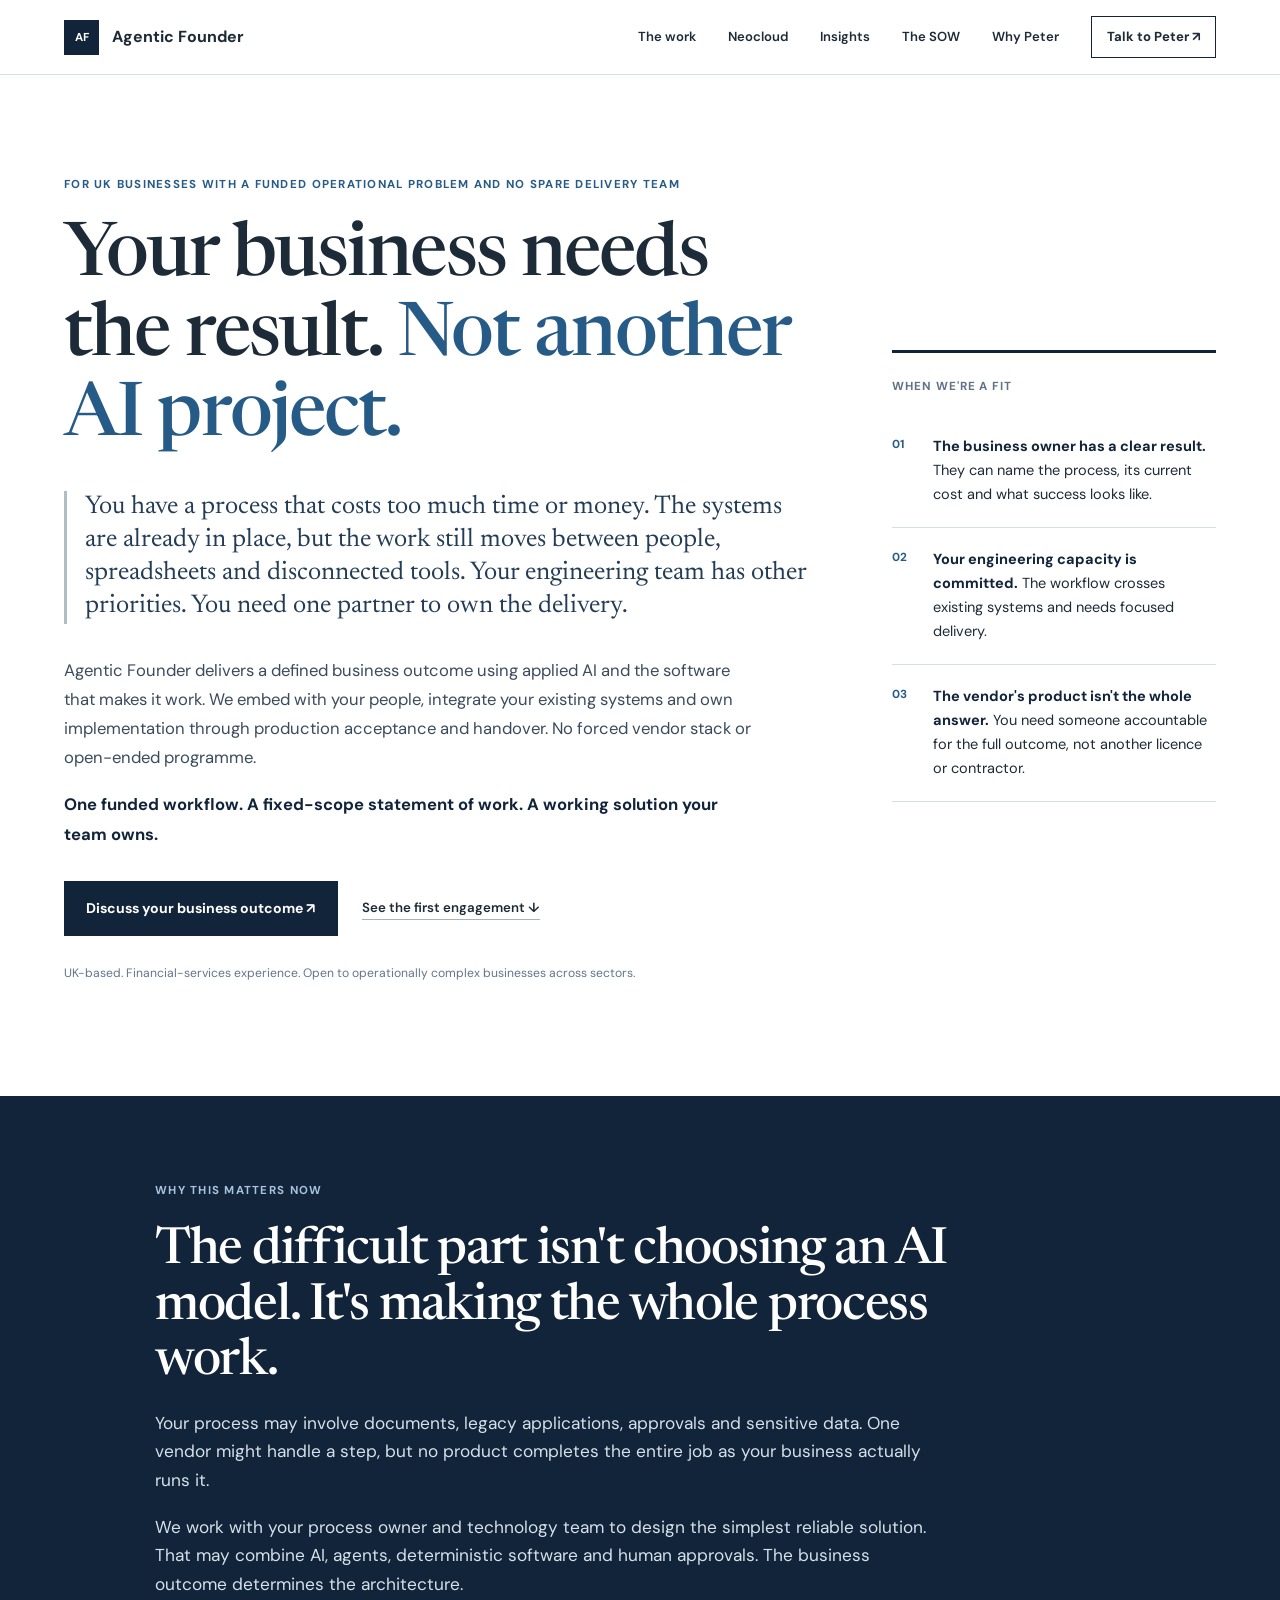
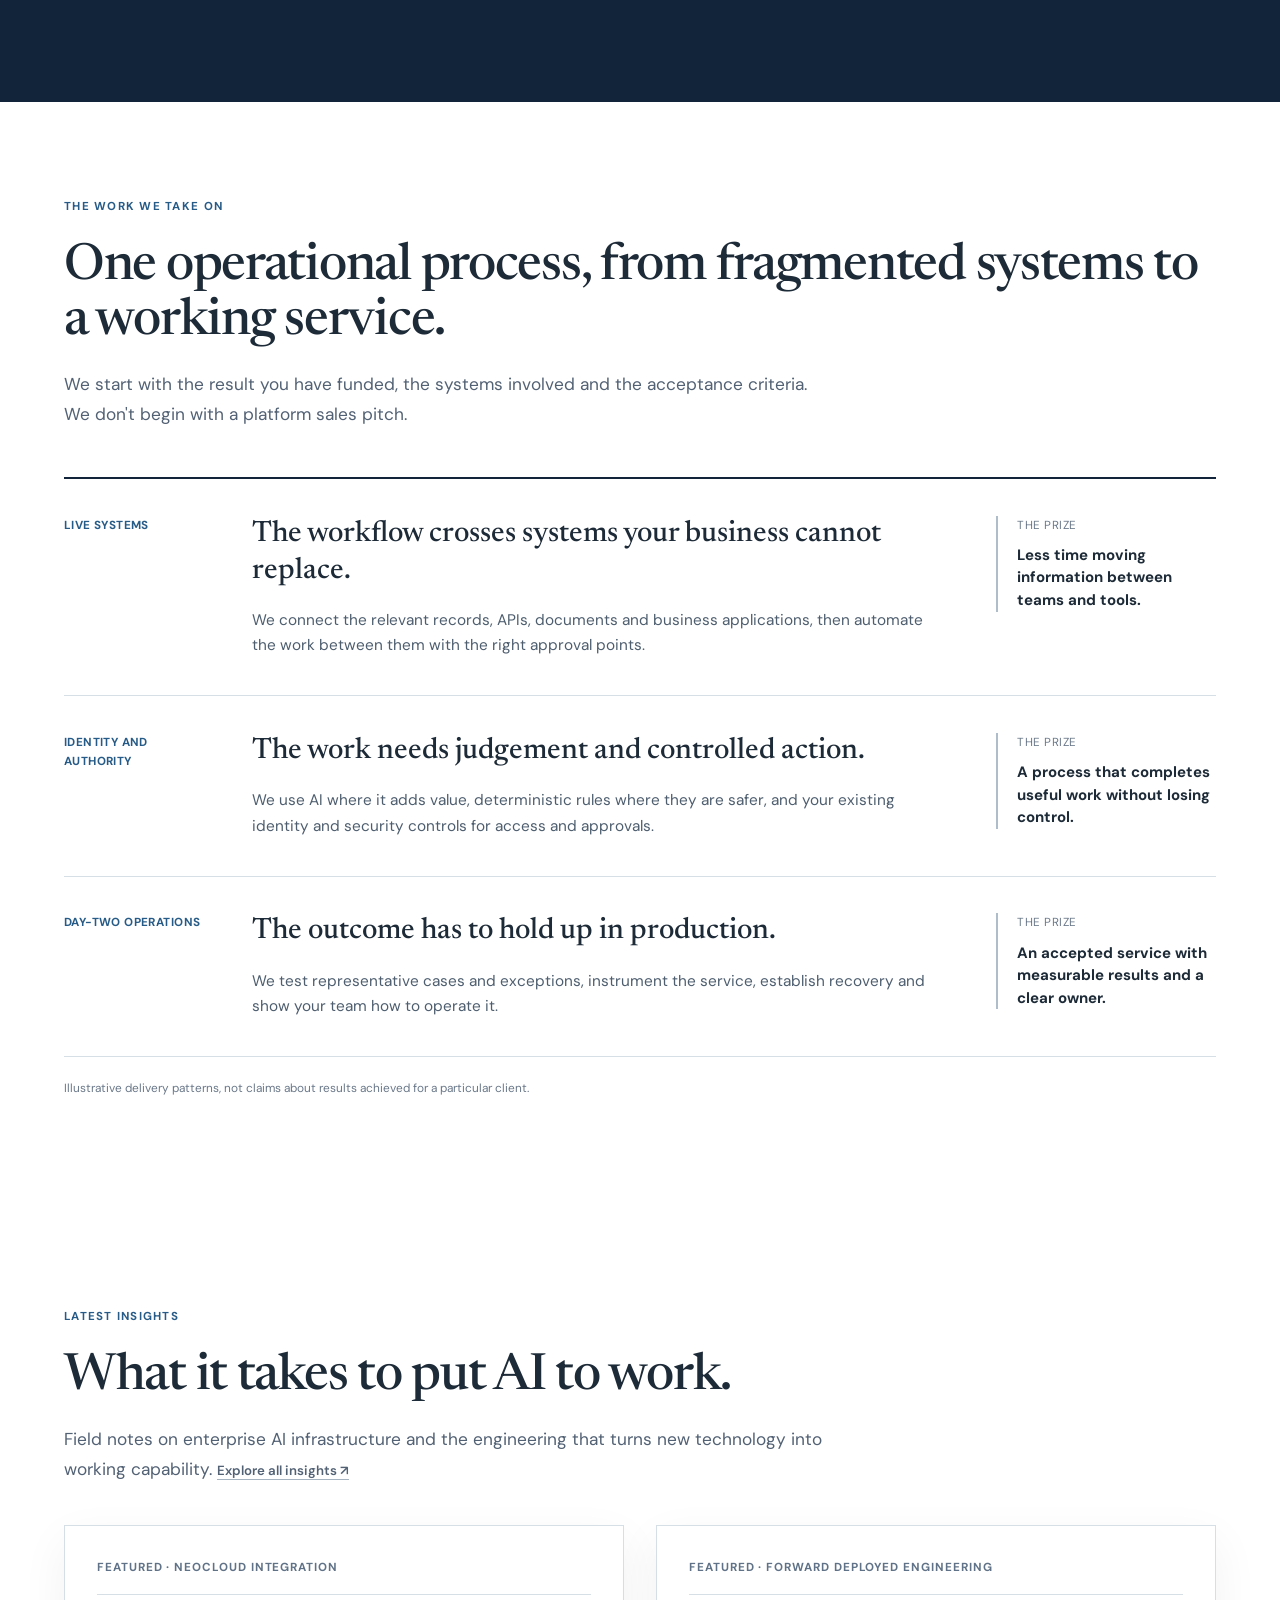
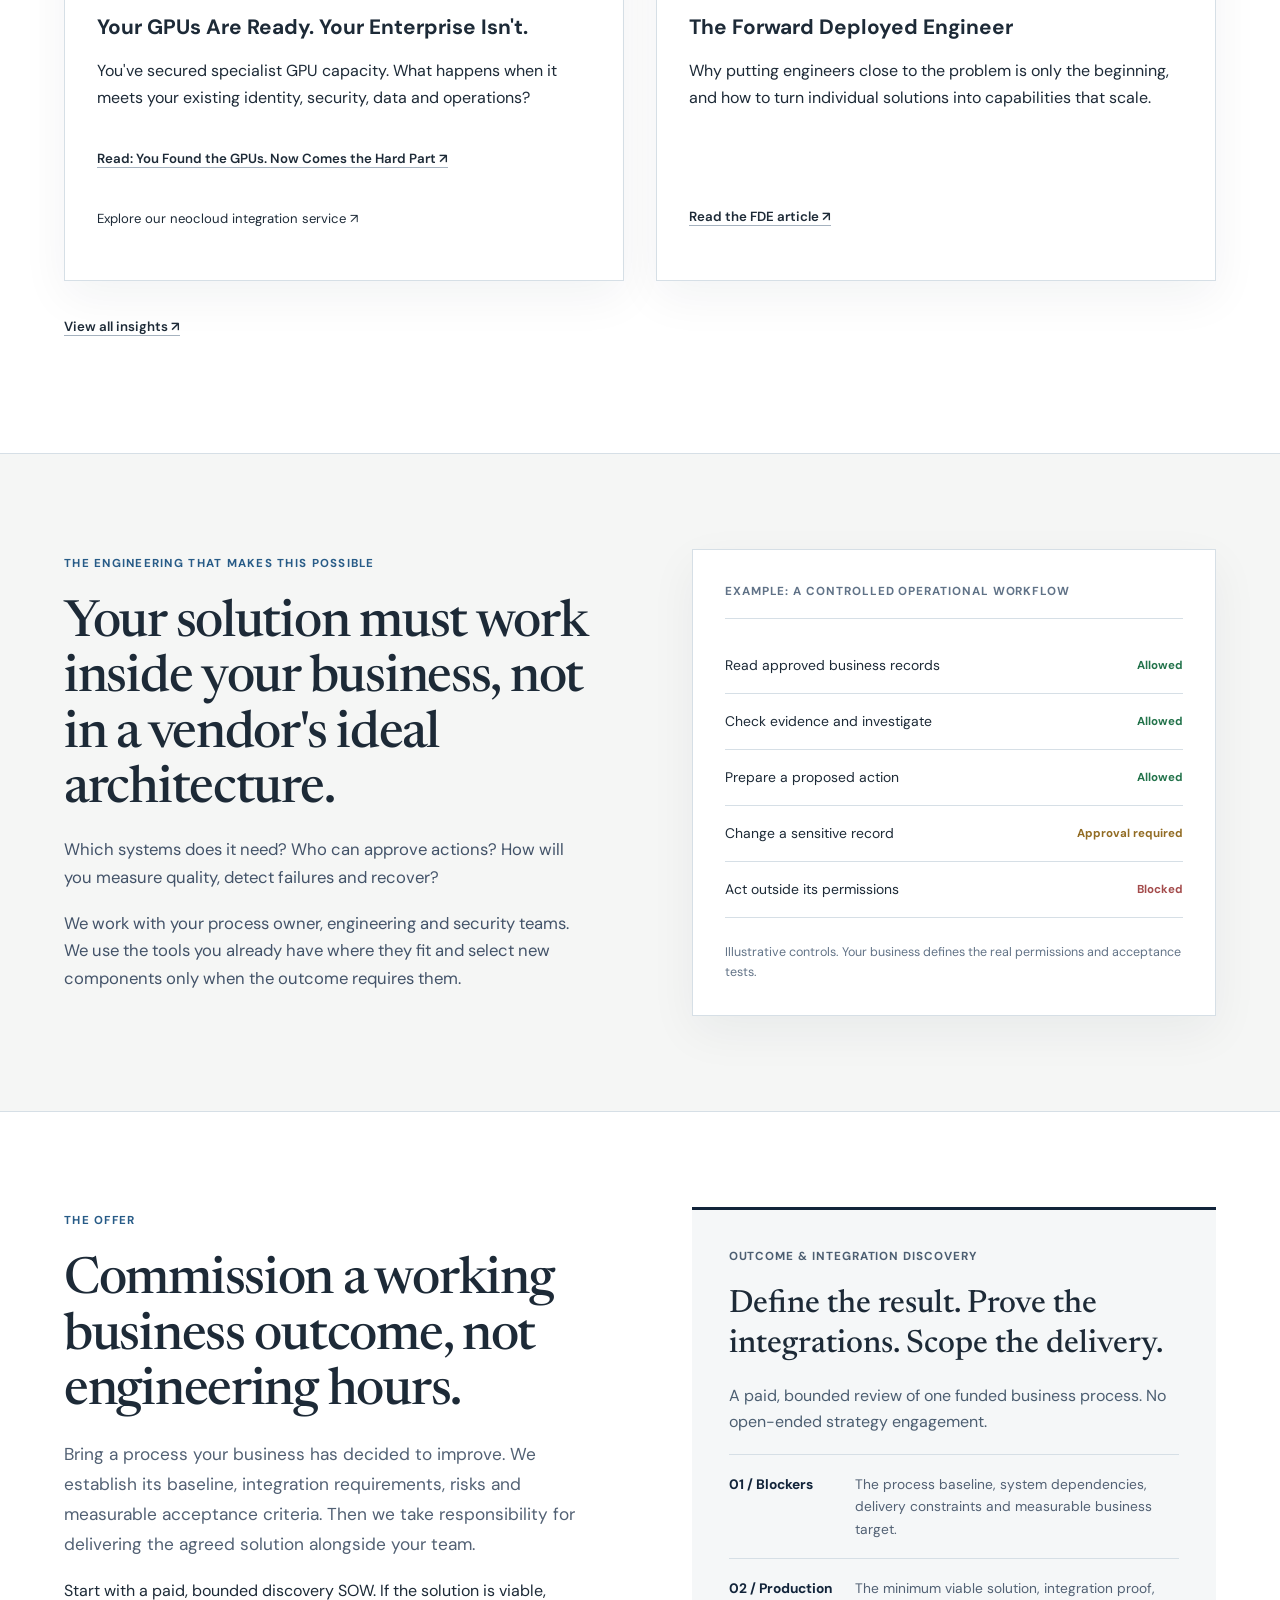
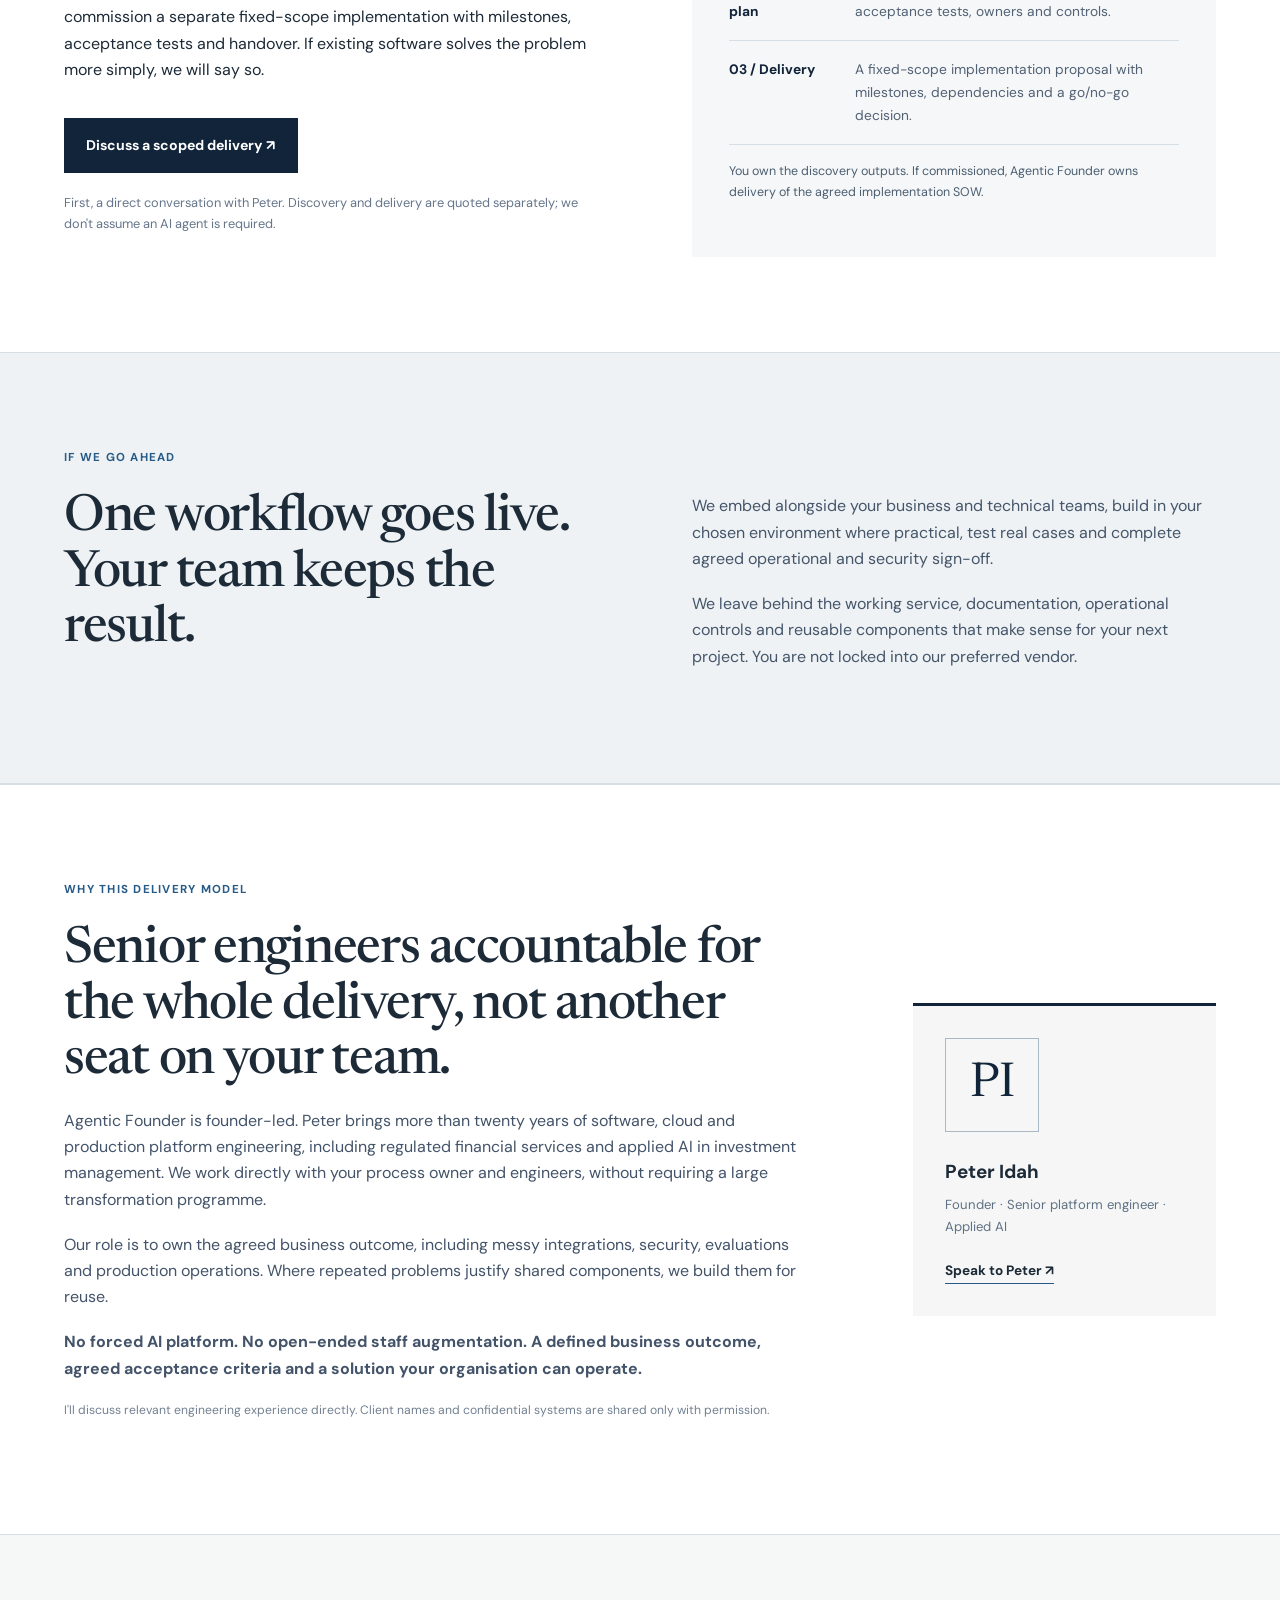
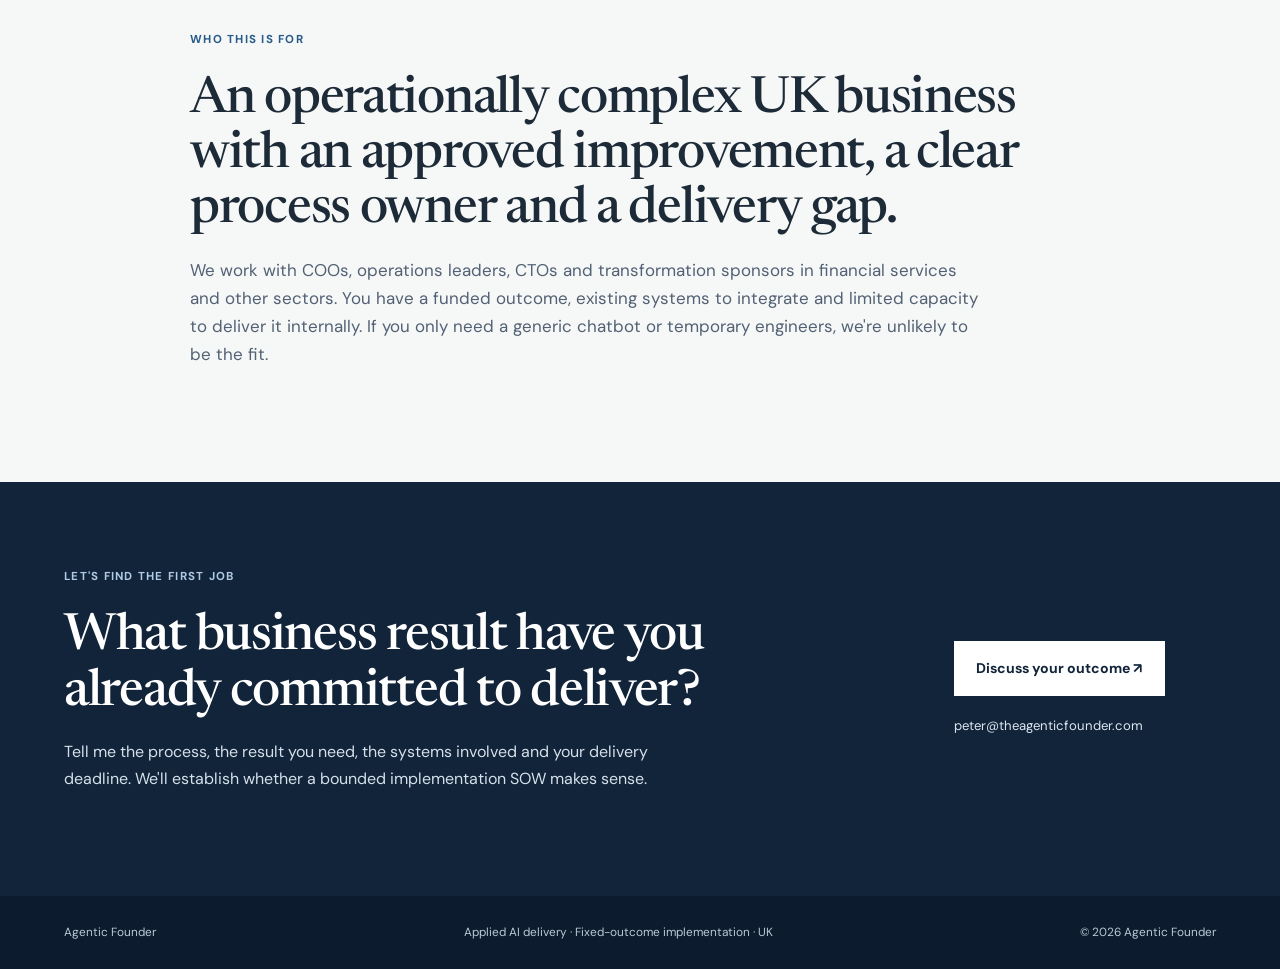
<file: index.html>
<!doctype html>
<html lang="en-GB"><head><meta charset="utf-8"><meta name="viewport" content="width=device-width,initial-scale=1">
<title>Agentic Founder | Applied AI delivery for a defined business outcome</title>
<meta name="description" content="Founder-led applied AI delivery for UK businesses with a funded operational outcome. Fixed-scope implementation across existing systems, from discovery to production and handover.">
<meta name="theme-color" content="#102236"><link rel="canonical" href="https://theagenticfounder.com/">
<link rel="preconnect" href="https://fonts.googleapis.com"><link rel="preconnect" href="https://fonts.gstatic.com" crossorigin><link href="https://fonts.googleapis.com/css2?family=DM+Sans:wght@400;500;600;700&family=Newsreader:opsz,wght@6..72,450;6..72,550&display=swap" rel="stylesheet"><link rel="stylesheet" href="style.css">
<script type="application/ld+json">{"@context":"https://schema.org","@type":"ProfessionalService","name":"Agentic Founder","url":"https://theagenticfounder.com/","founder":{"@type":"Person","name":"Peter Idah"},"areaServed":"United Kingdom","email":"peter@theagenticfounder.com"}</script></head>
<body><a class="skip" href="#main">Skip to content</a>
<nav class="nav" id="nav"><div class="wrap nav-inner"><a class="brand" href="#home"><span class="brand-mark">AF</span>Agentic Founder</a><div class="nav-links"><a href="#the-work">The work</a><a href="/neocloud/">Neocloud</a><a href="/insights/">Insights</a><a href="#offer">The SOW</a><a href="#why-me">Why Peter</a></div><a class="nav-cta" href="mailto:peter@theagenticfounder.com?subject=Agentic%20Founder%20-%20business%20outcome%20conversation">Talk to Peter ↗</a><button class="nav-toggle" aria-label="Open menu" aria-expanded="false"><span></span><span></span><span></span></button></div><div class="nav-mobile"><a href="#the-work">The opportunity</a><a href="/neocloud/">Neocloud</a><a href="/insights/">Insights</a><a href="#offer">The SOW</a><a href="#why-me">Why Peter</a><a href="mailto:peter@theagenticfounder.com?subject=Business%20outcome%20conversation">Talk to Peter</a></div></nav>
<main id="main">
<section class="hero" id="home"><div class="wrap hero-layout"><div class="hero-copy"><p class="eyebrow">For UK businesses with a funded operational problem and no spare delivery team</p><h1>Your business needs the result. <em>Not another AI project.</em></h1><p class="hero-quote">You have a process that costs too much time or money. The systems are already in place, but the work still moves between people, spreadsheets and disconnected tools. Your engineering team has other priorities. You need one partner to own the delivery.</p><p class="lead">Agentic Founder delivers a defined business outcome using applied AI and the software that makes it work. We embed with your people, integrate your existing systems and own implementation through production acceptance and handover. No forced vendor stack or open-ended programme.</p><p class="lead"><strong>One funded workflow. A fixed-scope statement of work. A working solution your team owns.</strong></p><div class="actions"><a class="button" href="mailto:peter@theagenticfounder.com?subject=Our%20funded%20business%20outcome&body=Our%20firm%3A%0D%0A%0D%0AOur%20funded%20business%20outcome%3A%0D%0A%0D%0ASystems%20and%20delivery%20deadline%3A%0D%0A">Discuss your business outcome ↗</a><a class="text-link" href="#offer">See the first engagement ↓</a></div><p class="hero-note">UK-based. Financial-services experience. Open to operationally complex businesses across sectors.</p></div><aside class="hero-proof"><p class="proof-label">When we're a fit</p><div class="proof-item"><span>01</span><p><strong>The business owner has a clear result.</strong> They can name the process, its current cost and what success looks like.</p></div><div class="proof-item"><span>02</span><p><strong>Your engineering capacity is committed.</strong> The workflow crosses existing systems and needs focused delivery.</p></div><div class="proof-item"><span>03</span><p><strong>The vendor's product isn't the whole answer.</strong> You need someone accountable for the full outcome, not another licence or contractor.</p></div></aside></div></section>
<section class="trigger"><div class="wrap trigger-inner"><p class="eyebrow">Why this matters now</p><h2>The difficult part isn't choosing an AI model. It's making the whole process work.</h2><p>Your process may involve documents, legacy applications, approvals and sensitive data. One vendor might handle a step, but no product completes the entire job as your business actually runs it.</p><p>We work with your process owner and technology team to design the simplest reliable solution. That may combine AI, agents, deterministic software and human approvals. The business outcome determines the architecture.</p></div></section>
<section class="section work" id="the-work"><div class="wrap"><p class="eyebrow">The work we take on</p><h2>One operational process, from fragmented systems to a working service.</h2><p class="section-lead">We start with the result you have funded, the systems involved and the acceptance criteria. We don't begin with a platform sales pitch.</p><div class="work-list"><article class="work-item"><div class="work-number">Live systems</div><div><h3>The workflow crosses systems your business cannot replace.</h3><p>We connect the relevant records, APIs, documents and business applications, then automate the work between them with the right approval points.</p></div><div class="work-outcome">The prize<strong>Less time moving information between teams and tools.</strong></div></article><article class="work-item"><div class="work-number">Identity and authority</div><div><h3>The work needs judgement and controlled action.</h3><p>We use AI where it adds value, deterministic rules where they are safer, and your existing identity and security controls for access and approvals.</p></div><div class="work-outcome">The prize<strong>A process that completes useful work without losing control.</strong></div></article><article class="work-item"><div class="work-number">Day-two operations</div><div><h3>The outcome has to hold up in production.</h3><p>We test representative cases and exceptions, instrument the service, establish recovery and show your team how to operate it.</p></div><div class="work-outcome">The prize<strong>An accepted service with measurable results and a clear owner.</strong></div></article></div><p class="illustration">Illustrative delivery patterns, not claims about results achieved for a particular client.</p></div></section>
<section class="section" id="engineering"><div class="wrap"><p class="eyebrow">Latest insights</p><h2>What it takes to put AI to work.</h2><p class="section-lead">Field notes on enterprise AI infrastructure and the engineering that turns new technology into working capability. <a class="text-link" href="/insights/">Explore all insights ↗</a></p><div class="boundary-layout" style="align-items:stretch;margin-top:2.5rem;gap:2rem"><article class="boundary-panel" style="display:flex;flex-direction:column"><p class="panel-label">Featured · Neocloud integration</p><h3>Your GPUs Are Ready. Your Enterprise Isn't.</h3><p>You've secured specialist GPU capacity. What happens when it meets your existing identity, security, data and operations?</p><p style="margin-top:auto;padding-top:1rem"><a class="text-link" href="/neocloud/integration-surface">Read: You Found the GPUs. Now Comes the Hard Part ↗</a></p><p style="font-size:.82rem;margin-top:1.1rem"><a href="/neocloud/">Explore our neocloud integration service ↗</a></p></article><article class="boundary-panel" style="display:flex;flex-direction:column"><p class="panel-label">Featured · Forward deployed engineering</p><h3>The Forward Deployed Engineer</h3><p>Why putting engineers close to the problem is only the beginning, and how to turn individual solutions into capabilities that scale.</p><p style="margin-top:auto;padding-top:1rem"><a class="text-link" href="/fde-guide.html">Read the FDE article ↗</a></p></article></div><p style="margin-top:2rem"><a class="text-link" href="/insights/">View all insights ↗</a></p></div></section>
<section class="section boundary"><div class="wrap boundary-layout"><div><p class="eyebrow">The engineering that makes this possible</p><h2>Your solution must work inside your business, not in a vendor's ideal architecture.</h2><p>Which systems does it need? Who can approve actions? How will you measure quality, detect failures and recover?</p><p>We work with your process owner, engineering and security teams. We use the tools you already have where they fit and select new components only when the outcome requires them.</p></div><div class="boundary-panel"><p class="panel-label">Example: a controlled operational workflow</p><div class="permission"><span>Read approved business records</span><strong class="allowed">Allowed</strong></div><div class="permission"><span>Check evidence and investigate</span><strong class="allowed">Allowed</strong></div><div class="permission"><span>Prepare a proposed action</span><strong class="allowed">Allowed</strong></div><div class="permission"><span>Change a sensitive record</span><strong class="review">Approval required</strong></div><div class="permission"><span>Act outside its permissions</span><strong class="blocked">Blocked</strong></div><p class="panel-foot">Illustrative controls. Your business defines the real permissions and acceptance tests.</p></div></div></section>
<section class="section offer" id="offer"><div class="wrap offer-layout"><div><p class="eyebrow">The offer</p><h2>Commission a working business outcome, not engineering hours.</h2><p class="section-lead">Bring a process your business has decided to improve. We establish its baseline, integration requirements, risks and measurable acceptance criteria. Then we take responsibility for delivering the agreed solution alongside your team.</p><p>Start with a paid, bounded discovery SOW. If the solution is viable, commission a separate fixed-scope implementation with milestones, acceptance tests and handover. If existing software solves the problem more simply, we will say so.</p><a class="button" href="mailto:peter@theagenticfounder.com?subject=Outcome%20Discovery&body=Firm%20and%20role%3A%0D%0A%0D%0AThe%20process%20we%20want%20to%20change%3A%0D%0A%0D%0AApproximate%20monthly%20volume%20or%20time%20spent%3A%0D%0A%0D%0AExisting%20systems%20and%20delivery%20gap%3A%0D%0A">Discuss a scoped delivery ↗</a><p class="offer-small">First, a direct conversation with Peter. Discovery and delivery are quoted separately; we don't assume an AI agent is required.</p></div><div class="offer-sheet"><p class="sheet-label">Outcome & Integration Discovery</p><h3>Define the result. Prove the integrations. Scope the delivery.</h3><p>A paid, bounded review of one funded business process. No open-ended strategy engagement.</p><div class="sheet-row"><strong>01 / Blockers</strong><span>The process baseline, system dependencies, delivery constraints and measurable business target.</span></div><div class="sheet-row"><strong>02 / Production plan</strong><span>The minimum viable solution, integration proof, acceptance tests, owners and controls.</span></div><div class="sheet-row"><strong>03 / Delivery</strong><span>A fixed-scope implementation proposal with milestones, dependencies and a go/no-go decision.</span></div><p class="sheet-foot">You own the discovery outputs. If commissioned, Agentic Founder owns delivery of the agreed implementation SOW.</p></div></div></section>
<section class="section next"><div class="wrap next-layout"><div><p class="eyebrow">If we go ahead</p><h2>One workflow goes live. Your team keeps the result.</h2></div><div><p>We embed alongside your business and technical teams, build in your chosen environment where practical, test real cases and complete agreed operational and security sign-off.</p><p>We leave behind the working service, documentation, operational controls and reusable components that make sense for your next project. You are not locked into our preferred vendor.</p></div></div></section>
<section class="section founder" id="why-me"><div class="wrap founder-layout"><div><p class="eyebrow">Why this delivery model</p><h2>Senior engineers accountable for the whole delivery, not another seat on your team.</h2><p>Agentic Founder is founder-led. Peter brings more than twenty years of software, cloud and production platform engineering, including regulated financial services and applied AI in investment management. We work directly with your process owner and engineers, without requiring a large transformation programme.</p><p>Our role is to own the agreed business outcome, including messy integrations, security, evaluations and production operations. Where repeated problems justify shared components, we build them for reuse.</p><p><strong>No forced AI platform. No open-ended staff augmentation. A defined business outcome, agreed acceptance criteria and a solution your organisation can operate.</strong></p><p class="confidential">I'll discuss relevant engineering experience directly. Client names and confidential systems are shared only with permission.</p></div><aside class="founder-signature"><span class="monogram">PI</span><strong>Peter Idah</strong><span>Founder · Senior platform engineer · Applied AI</span><a href="mailto:peter@theagenticfounder.com?subject=Speak%20to%20Peter">Speak to Peter ↗</a></aside></div></section>
<section class="section fit"><div class="wrap fit-inner"><p class="eyebrow">Who this is for</p><h2>An operationally complex UK business with an approved improvement, a clear process owner and a delivery gap.</h2><p>We work with COOs, operations leaders, CTOs and transformation sponsors in financial services and other sectors. You have a funded outcome, existing systems to integrate and limited capacity to deliver it internally. If you only need a generic chatbot or temporary engineers, we're unlikely to be the fit.</p></div></section>
<section class="contact" id="contact"><div class="wrap contact-layout"><div><p class="eyebrow">Let's find the first job</p><h2>What business result have you already committed to deliver?</h2><p>Tell me the process, the result you need, the systems involved and your delivery deadline. We'll establish whether a bounded implementation SOW makes sense.</p></div><div class="contact-action"><a class="button button-light" href="mailto:peter@theagenticfounder.com?subject=Fixed%20outcome%20delivery&body=Our%20firm%3A%0D%0A%0D%0AOur%20business%20outcome%3A%0D%0A%0D%0ASystems%20and%20delivery%20deadline%3A%0D%0A">Discuss your outcome ↗</a><a class="email" href="mailto:peter@theagenticfounder.com">peter@theagenticfounder.com</a></div></div></section>
</main><footer><div class="wrap footer-inner"><span>Agentic Founder</span><span>Applied AI delivery · Fixed-outcome implementation · UK</span><span>© 2026 Agentic Founder</span></div></footer><script src="script.js"></script></body></html>
</file>
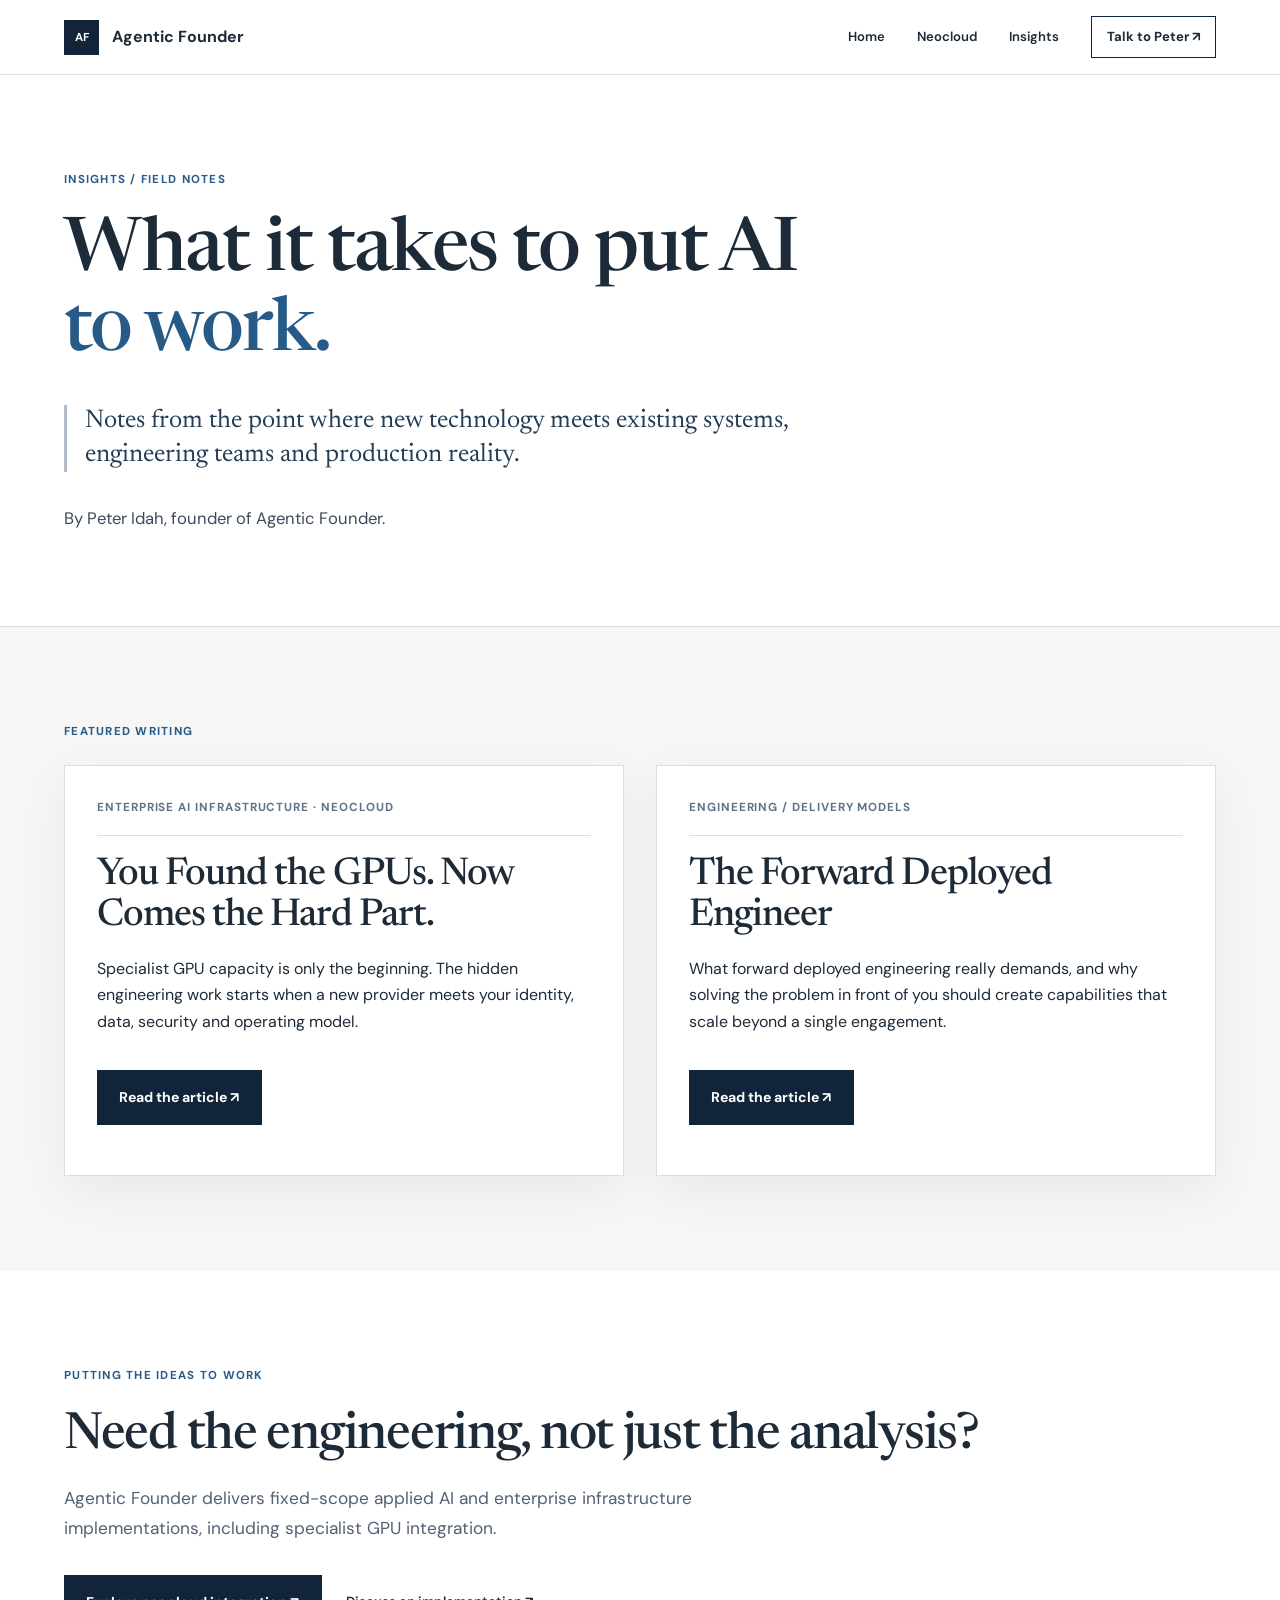
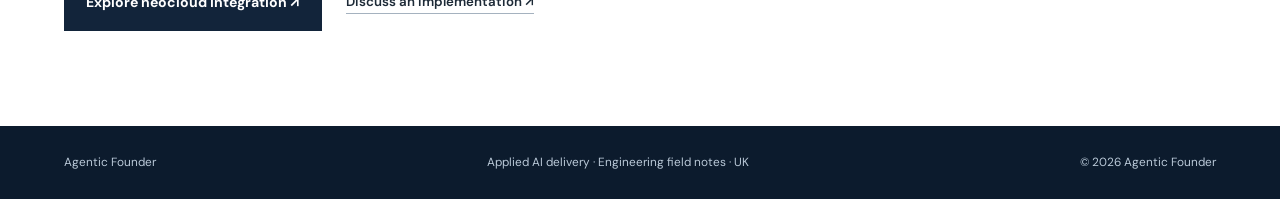
<file: insights/index.html>
<!doctype html>
<html lang="en-GB"><head><meta charset="utf-8"><meta name="viewport" content="width=device-width,initial-scale=1">
<title>Insights | Agentic Founder</title><meta name="description" content="Field notes on enterprise AI infrastructure, neocloud integration and forward deployed engineering by Peter Idah."><meta name="theme-color" content="#102236"><link rel="canonical" href="https://theagenticfounder.com/insights/">
<link rel="preconnect" href="https://fonts.googleapis.com"><link rel="preconnect" href="https://fonts.gstatic.com" crossorigin><link href="https://fonts.googleapis.com/css2?family=DM+Sans:wght@400;500;600;700&family=Newsreader:opsz,wght@6..72,450;6..72,550&display=swap" rel="stylesheet"><link rel="stylesheet" href="../style.css"></head>
<body><a class="skip" href="#main">Skip to content</a>
<nav class="nav" id="nav"><div class="wrap nav-inner"><a class="brand" href="/"><span class="brand-mark">AF</span>Agentic Founder</a><div class="nav-links"><a href="/">Home</a><a href="/neocloud/">Neocloud</a><a href="/insights/" aria-current="page">Insights</a></div><a class="nav-cta" href="mailto:peter@theagenticfounder.com?subject=Enterprise%20AI%20delivery">Talk to Peter ↗</a><button class="nav-toggle" aria-label="Open menu" aria-expanded="false"><span></span><span></span><span></span></button></div><div class="nav-mobile"><a href="/">Home</a><a href="/neocloud/">Neocloud</a><a href="/insights/">Insights</a><a href="mailto:peter@theagenticfounder.com">Talk to Peter</a></div></nav>
<main id="main"><section class="hero"><div class="wrap" style="padding-top:95px;padding-bottom:75px"><p class="eyebrow">Insights / Field notes</p><h1>What it takes to put AI <em>to work.</em></h1><p class="hero-quote" style="max-width:790px">Notes from the point where new technology meets existing systems, engineering teams and production reality.</p><p class="lead">By Peter Idah, founder of Agentic Founder.</p></div></section>
<section class="section" style="background:var(--soft);border-top:1px solid var(--line)"><div class="wrap"><p class="eyebrow">Featured writing</p><div class="boundary-layout" style="align-items:stretch;gap:2rem"><article class="boundary-panel" style="display:flex;flex-direction:column"><p class="panel-label">Enterprise AI infrastructure · Neocloud</p><h2 style="font-size:clamp(2rem,3vw,3rem)">You Found the GPUs. Now Comes the Hard Part.</h2><p>Specialist GPU capacity is only the beginning. The hidden engineering work starts when a new provider meets your identity, data, security and operating model.</p><p style="margin-top:auto;padding-top:1rem"><a class="button" href="/neocloud/integration-surface">Read the article ↗</a></p></article><article class="boundary-panel" style="display:flex;flex-direction:column"><p class="panel-label">Engineering / Delivery models</p><h2 style="font-size:clamp(2rem,3vw,3rem)">The Forward Deployed Engineer</h2><p>What forward deployed engineering really demands, and why solving the problem in front of you should create capabilities that scale beyond a single engagement.</p><p style="margin-top:auto;padding-top:1rem"><a class="button" href="/fde-guide.html">Read the article ↗</a></p></article></div></div></section>
<section class="section"><div class="wrap"><p class="eyebrow">Putting the ideas to work</p><h2>Need the engineering, not just the analysis?</h2><p class="section-lead">Agentic Founder delivers fixed-scope applied AI and enterprise infrastructure implementations, including specialist GPU integration.</p><div class="actions"><a class="button" href="/neocloud/">Explore neocloud integration ↗</a><a class="text-link" href="mailto:peter@theagenticfounder.com?subject=Enterprise%20AI%20implementation">Discuss an implementation ↗</a></div></div></section></main>
<footer><div class="wrap footer-inner"><a href="/">Agentic Founder</a><span>Applied AI delivery · Engineering field notes · UK</span><span>© 2026 Agentic Founder</span></div></footer><script src="../script.js"></script></body></html>
</file>
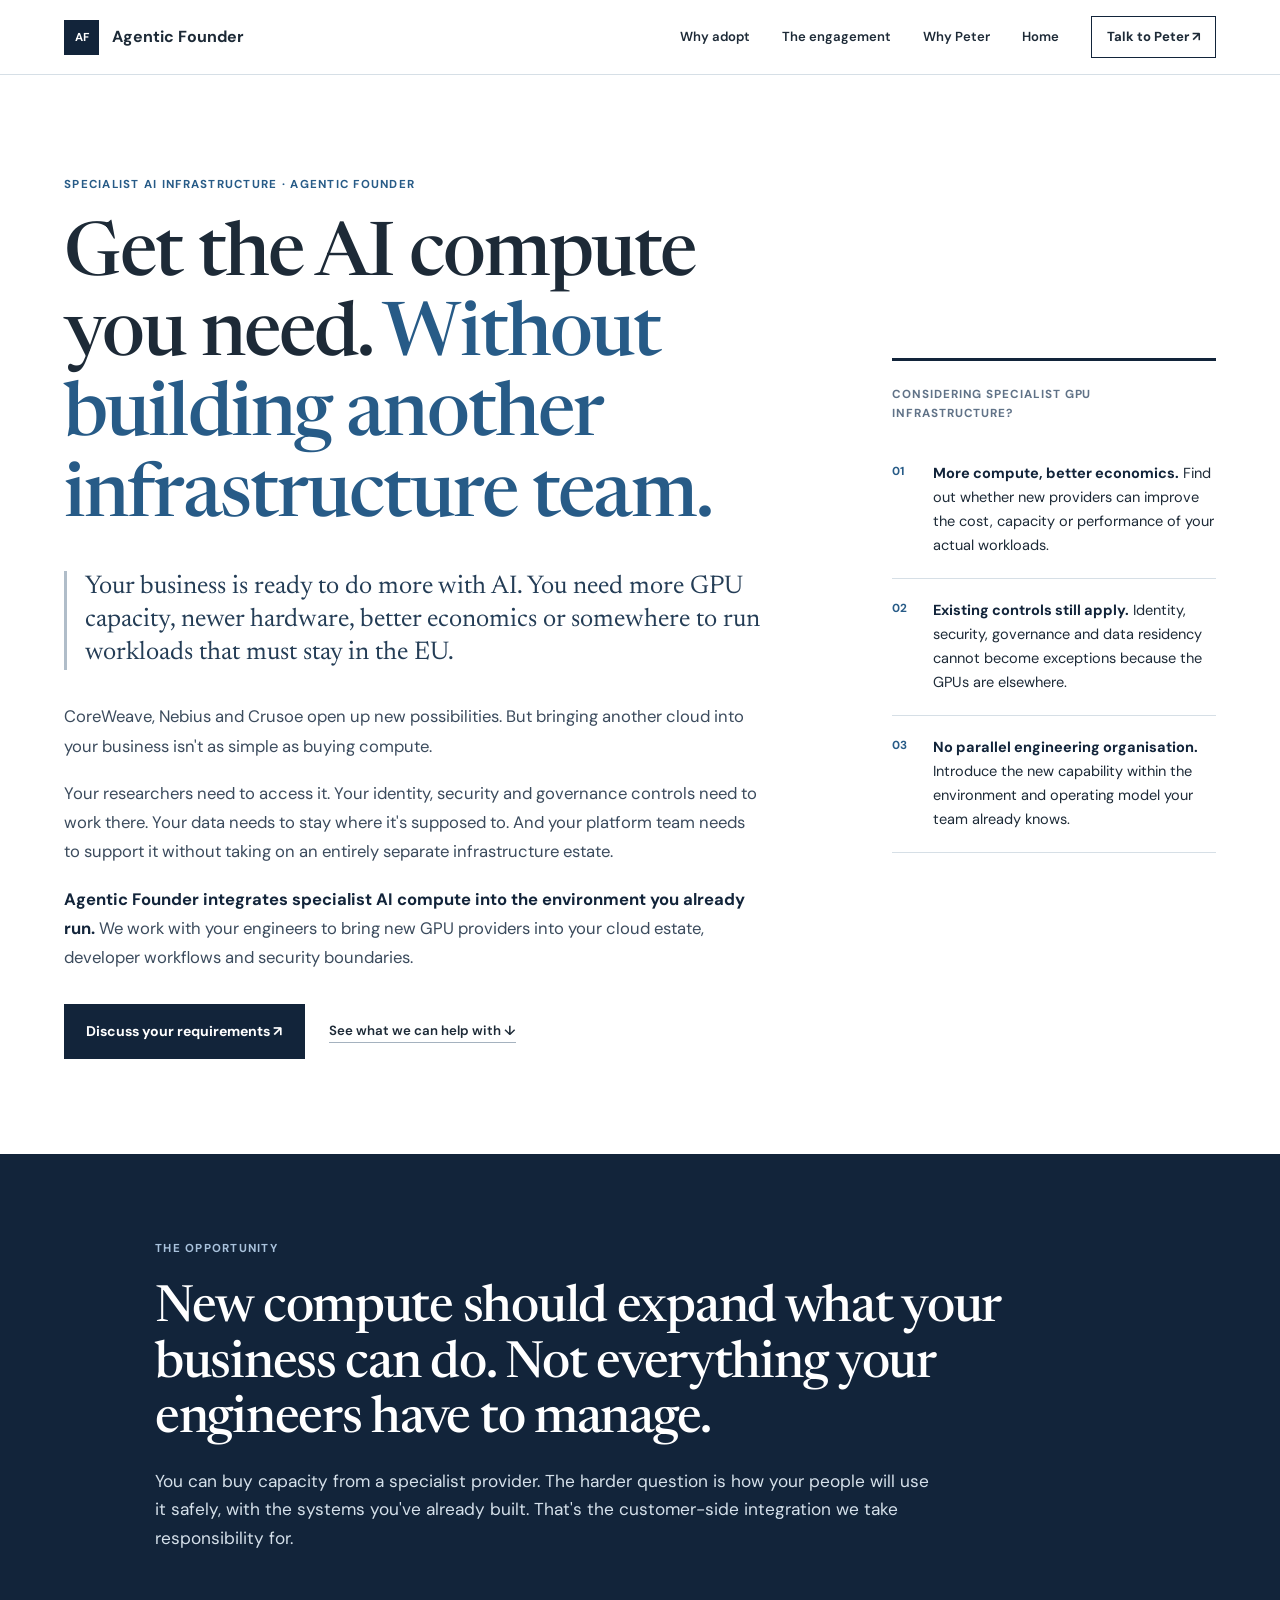
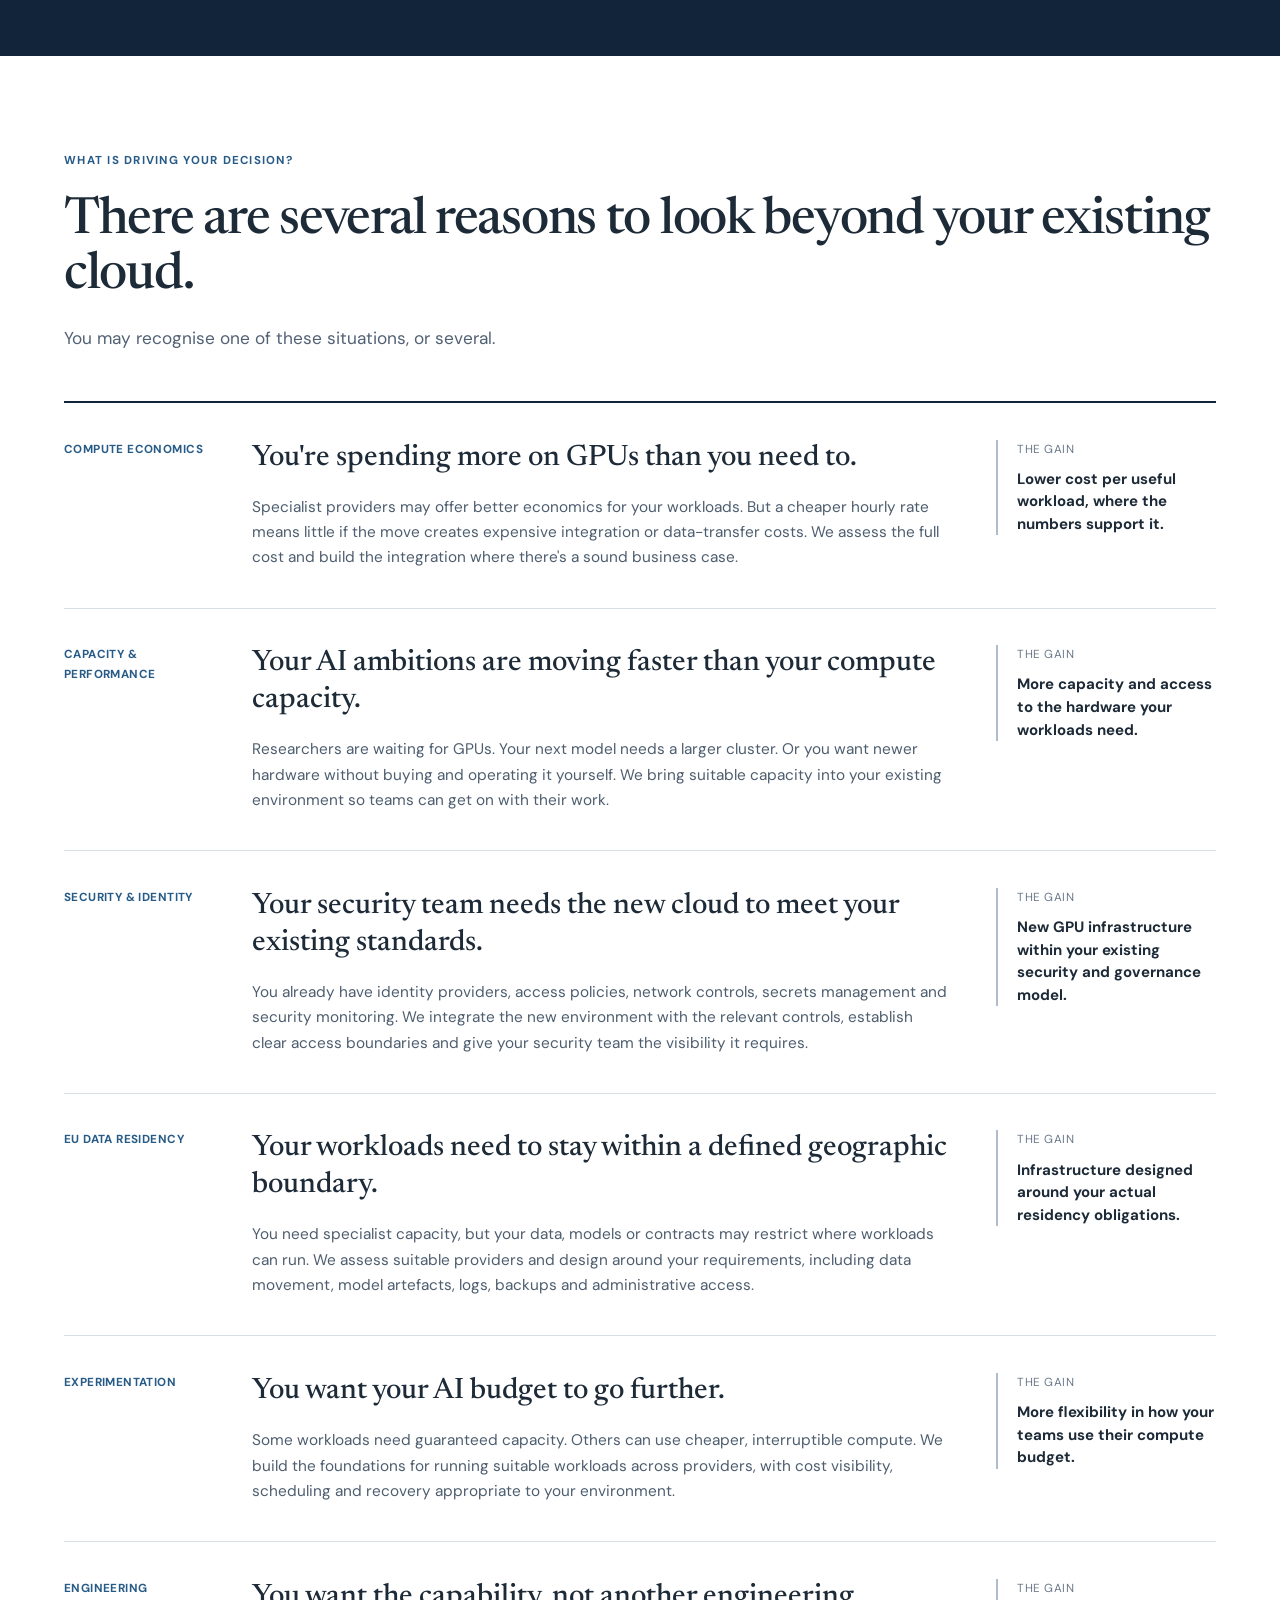
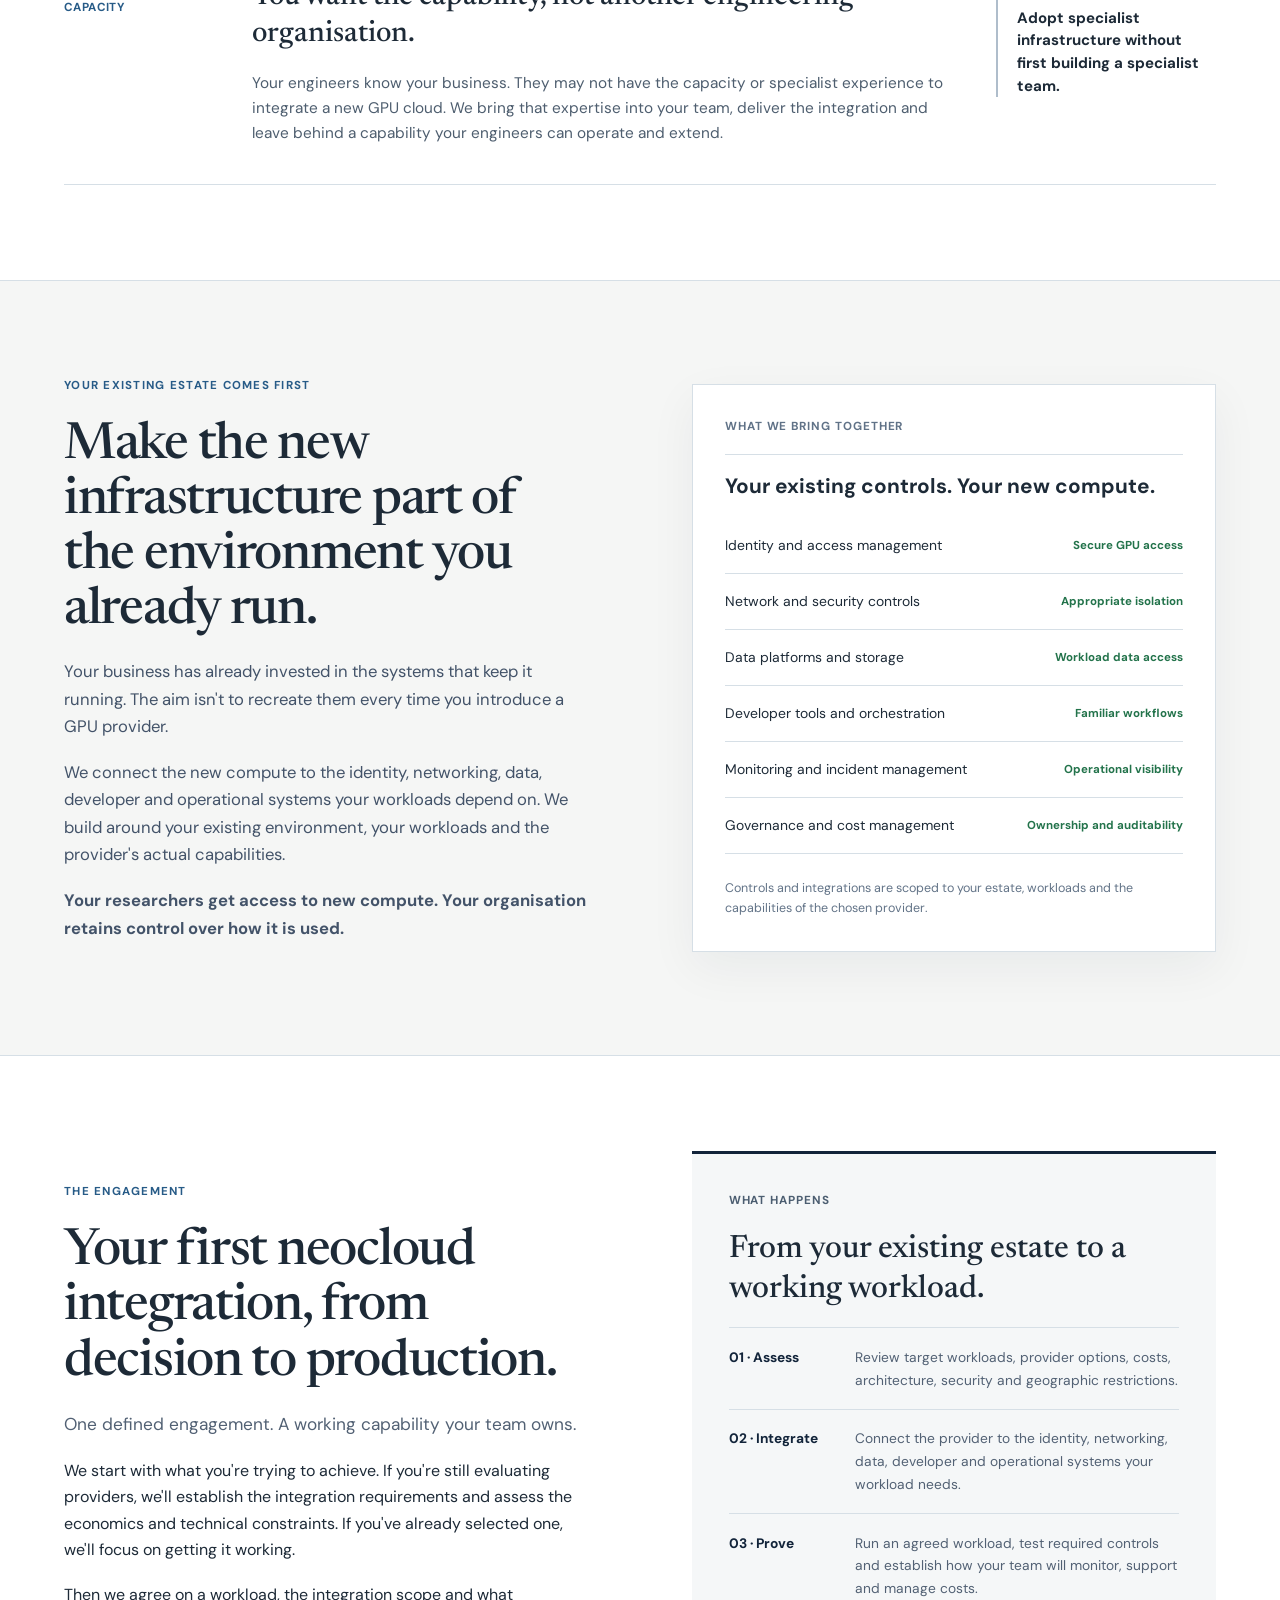
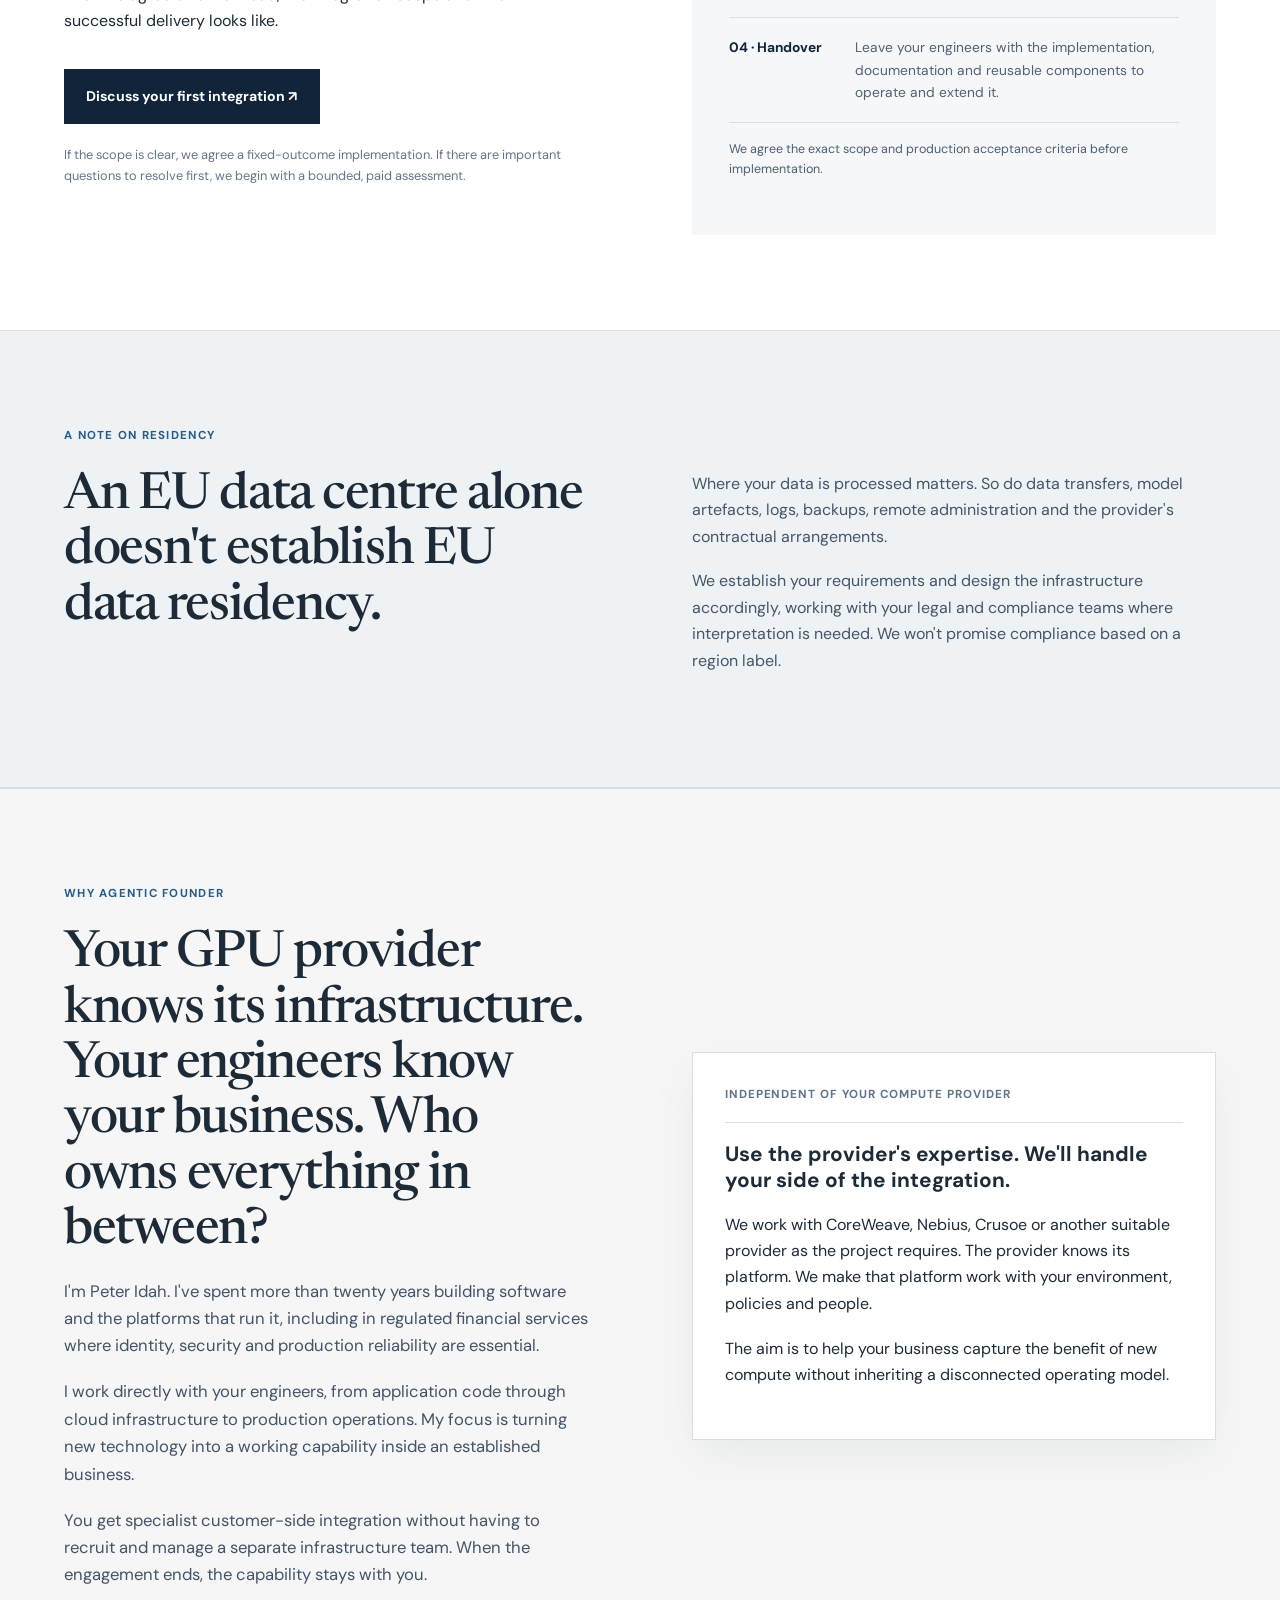
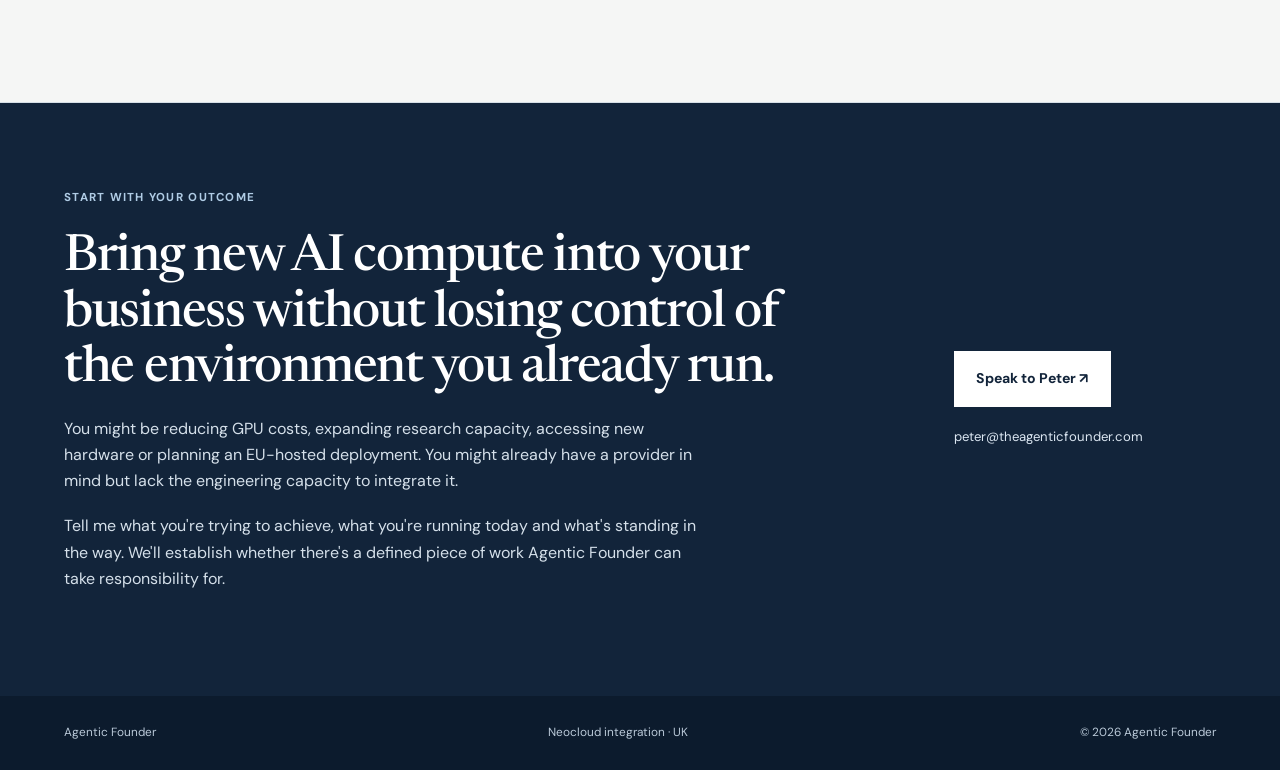
<file: neocloud/index.html>
<!doctype html>
<html lang="en-GB"><head><meta charset="utf-8"><meta name="viewport" content="width=device-width,initial-scale=1">
<title>Specialist AI Compute Integration | Agentic Founder</title>
<meta name="description" content="Integrate CoreWeave, Nebius, Crusoe and other GPU clouds into your existing estate, identity, security, governance and EU residency requirements.">
<meta name="theme-color" content="#102236"><link rel="canonical" href="https://theagenticfounder.com/neocloud/">
<link rel="preconnect" href="https://fonts.googleapis.com"><link rel="preconnect" href="https://fonts.gstatic.com" crossorigin><link href="https://fonts.googleapis.com/css2?family=DM+Sans:wght@400;500;600;700&family=Newsreader:opsz,wght@6..72,450;6..72,550&display=swap" rel="stylesheet"><link rel="stylesheet" href="../style.css">
<script type="application/ld+json">{"@context":"https://schema.org","@type":"Service","name":"Neocloud integration","provider":{"@type":"ProfessionalService","name":"Agentic Founder","url":"https://theagenticfounder.com/"},"areaServed":"United Kingdom","serviceType":"Specialist GPU cloud integration into existing enterprise infrastructure"}</script></head>
<body><a class="skip" href="#main">Skip to content</a>
<nav class="nav" id="nav"><div class="wrap nav-inner"><a class="brand" href="/"><span class="brand-mark">AF</span>Agentic Founder</a><div class="nav-links"><a href="#drivers">Why adopt</a><a href="#offer">The engagement</a><a href="#why-me">Why Peter</a><a href="/">Home</a></div><a class="nav-cta" href="mailto:peter@theagenticfounder.com?subject=Neocloud%20integration">Talk to Peter ↗</a><button class="nav-toggle" aria-label="Open menu" aria-expanded="false"><span></span><span></span><span></span></button></div><div class="nav-mobile"><a href="#drivers">Why adopt</a><a href="#offer">The engagement</a><a href="#why-me">Why Peter</a><a href="/">Home</a><a href="mailto:peter@theagenticfounder.com?subject=Neocloud%20integration">Talk to Peter</a></div></nav>
<main id="main">
<section class="hero"><div class="wrap hero-layout"><div class="hero-copy">
<p class="eyebrow">Specialist AI infrastructure · Agentic Founder</p>
<h1>Get the AI compute you need. <em>Without building another infrastructure team.</em></h1>
<p class="hero-quote">Your business is ready to do more with AI. You need more GPU capacity, newer hardware, better economics or somewhere to run workloads that must stay in the EU.</p>
<p class="lead">CoreWeave, Nebius and Crusoe open up new possibilities. But bringing another cloud into your business isn't as simple as buying compute.</p>
<p class="lead">Your researchers need to access it. Your identity, security and governance controls need to work there. Your data needs to stay where it's supposed to. And your platform team needs to support it without taking on an entirely separate infrastructure estate.</p>
<p class="lead"><strong>Agentic Founder integrates specialist AI compute into the environment you already run.</strong> We work with your engineers to bring new GPU providers into your cloud estate, developer workflows and security boundaries.</p>
<div class="actions"><a class="button" href="mailto:peter@theagenticfounder.com?subject=Neocloud%20integration">Discuss your requirements ↗</a><a class="text-link" href="#drivers">See what we can help with ↓</a></div>
</div><aside class="hero-proof"><p class="proof-label">Considering specialist GPU infrastructure?</p>
<div class="proof-item"><span>01</span><p><strong>More compute, better economics.</strong> Find out whether new providers can improve the cost, capacity or performance of your actual workloads.</p></div>
<div class="proof-item"><span>02</span><p><strong>Existing controls still apply.</strong> Identity, security, governance and data residency cannot become exceptions because the GPUs are elsewhere.</p></div>
<div class="proof-item"><span>03</span><p><strong>No parallel engineering organisation.</strong> Introduce the new capability within the environment and operating model your team already knows.</p></div></aside></div></section>
<section class="trigger"><div class="wrap trigger-inner"><p class="eyebrow">The opportunity</p><h2>New compute should expand what your business can do. Not everything your engineers have to manage.</h2>
<p>You can buy capacity from a specialist provider. The harder question is how your people will use it safely, with the systems you've already built. That's the customer-side integration we take responsibility for.</p></div></section>
<section class="section work" id="drivers"><div class="wrap"><p class="eyebrow">What is driving your decision?</p><h2>There are several reasons to look beyond your existing cloud.</h2><p class="section-lead">You may recognise one of these situations, or several.</p>
<div class="work-list">
<article class="work-item"><div class="work-number">Compute economics</div><div><h3>You're spending more on GPUs than you need to.</h3><p>Specialist providers may offer better economics for your workloads. But a cheaper hourly rate means little if the move creates expensive integration or data-transfer costs. We assess the full cost and build the integration where there's a sound business case.</p></div><div class="work-outcome">The gain<strong>Lower cost per useful workload, where the numbers support it.</strong></div></article>
<article class="work-item"><div class="work-number">Capacity &amp; performance</div><div><h3>Your AI ambitions are moving faster than your compute capacity.</h3><p>Researchers are waiting for GPUs. Your next model needs a larger cluster. Or you want newer hardware without buying and operating it yourself. We bring suitable capacity into your existing environment so teams can get on with their work.</p></div><div class="work-outcome">The gain<strong>More capacity and access to the hardware your workloads need.</strong></div></article>
<article class="work-item"><div class="work-number">Security &amp; identity</div><div><h3>Your security team needs the new cloud to meet your existing standards.</h3><p>You already have identity providers, access policies, network controls, secrets management and security monitoring. We integrate the new environment with the relevant controls, establish clear access boundaries and give your security team the visibility it requires.</p></div><div class="work-outcome">The gain<strong>New GPU infrastructure within your existing security and governance model.</strong></div></article>
<article class="work-item"><div class="work-number">EU data residency</div><div><h3>Your workloads need to stay within a defined geographic boundary.</h3><p>You need specialist capacity, but your data, models or contracts may restrict where workloads can run. We assess suitable providers and design around your requirements, including data movement, model artefacts, logs, backups and administrative access.</p></div><div class="work-outcome">The gain<strong>Infrastructure designed around your actual residency obligations.</strong></div></article>
<article class="work-item"><div class="work-number">Experimentation</div><div><h3>You want your AI budget to go further.</h3><p>Some workloads need guaranteed capacity. Others can use cheaper, interruptible compute. We build the foundations for running suitable workloads across providers, with cost visibility, scheduling and recovery appropriate to your environment.</p></div><div class="work-outcome">The gain<strong>More flexibility in how your teams use their compute budget.</strong></div></article>
<article class="work-item"><div class="work-number">Engineering capacity</div><div><h3>You want the capability, not another engineering organisation.</h3><p>Your engineers know your business. They may not have the capacity or specialist experience to integrate a new GPU cloud. We bring that expertise into your team, deliver the integration and leave behind a capability your engineers can operate and extend.</p></div><div class="work-outcome">The gain<strong>Adopt specialist infrastructure without first building a specialist team.</strong></div></article>
</div></div></section>
<section class="section boundary"><div class="wrap boundary-layout"><div><p class="eyebrow">Your existing estate comes first</p><h2>Make the new infrastructure part of the environment you already run.</h2>
<p>Your business has already invested in the systems that keep it running. The aim isn't to recreate them every time you introduce a GPU provider.</p>
<p>We connect the new compute to the identity, networking, data, developer and operational systems your workloads depend on. We build around your existing environment, your workloads and the provider's actual capabilities.</p>
<p><strong>Your researchers get access to new compute. Your organisation retains control over how it is used.</strong></p></div>
<div class="boundary-panel"><p class="panel-label">What we bring together</p><h3>Your existing controls. Your new compute.</h3>
<div class="permission"><span>Identity and access management</span><strong class="allowed">Secure GPU access</strong></div>
<div class="permission"><span>Network and security controls</span><strong class="allowed">Appropriate isolation</strong></div>
<div class="permission"><span>Data platforms and storage</span><strong class="allowed">Workload data access</strong></div>
<div class="permission"><span>Developer tools and orchestration</span><strong class="allowed">Familiar workflows</strong></div>
<div class="permission"><span>Monitoring and incident management</span><strong class="allowed">Operational visibility</strong></div>
<div class="permission"><span>Governance and cost management</span><strong class="allowed">Ownership and auditability</strong></div>
<p class="panel-foot">Controls and integrations are scoped to your estate, workloads and the capabilities of the chosen provider.</p></div></div></section>
<section class="section offer" id="offer"><div class="wrap offer-layout"><div><p class="eyebrow">The engagement</p><h2>Your first neocloud integration, from decision to production.</h2>
<p class="section-lead">One defined engagement. A working capability your team owns.</p>
<p>We start with what you're trying to achieve. If you're still evaluating providers, we'll establish the integration requirements and assess the economics and technical constraints. If you've already selected one, we'll focus on getting it working.</p>
<p>Then we agree on a workload, the integration scope and what successful delivery looks like.</p>
<a class="button" href="mailto:peter@theagenticfounder.com?subject=Our%20first%20neocloud%20integration">Discuss your first integration ↗</a>
<p class="offer-small">If the scope is clear, we agree a fixed-outcome implementation. If there are important questions to resolve first, we begin with a bounded, paid assessment.</p></div>
<div class="offer-sheet"><p class="sheet-label">What happens</p><h3>From your existing estate to a working workload.</h3>
<div class="sheet-row"><strong>01 · Assess</strong><span>Review target workloads, provider options, costs, architecture, security and geographic restrictions.</span></div>
<div class="sheet-row"><strong>02 · Integrate</strong><span>Connect the provider to the identity, networking, data, developer and operational systems your workload needs.</span></div>
<div class="sheet-row"><strong>03 · Prove</strong><span>Run an agreed workload, test required controls and establish how your team will monitor, support and manage costs.</span></div>
<div class="sheet-row"><strong>04 · Handover</strong><span>Leave your engineers with the implementation, documentation and reusable components to operate and extend it.</span></div>
<p class="sheet-foot">We agree the exact scope and production acceptance criteria before implementation.</p></div></div></section>
<section class="section next"><div class="wrap next-layout"><div><p class="eyebrow">A note on residency</p><h2>An EU data centre alone doesn't establish EU data residency.</h2></div><div><p>Where your data is processed matters. So do data transfers, model artefacts, logs, backups, remote administration and the provider's contractual arrangements.</p><p>We establish your requirements and design the infrastructure accordingly, working with your legal and compliance teams where interpretation is needed. We won't promise compliance based on a region label.</p></div></div></section>
<section class="section boundary" id="why-me"><div class="wrap boundary-layout"><div><p class="eyebrow">Why Agentic Founder</p><h2>Your GPU provider knows its infrastructure. Your engineers know your business. Who owns everything in between?</h2>
<p>I'm Peter Idah. I've spent more than twenty years building software and the platforms that run it, including in regulated financial services where identity, security and production reliability are essential.</p>
<p>I work directly with your engineers, from application code through cloud infrastructure to production operations. My focus is turning new technology into a working capability inside an established business.</p>
<p>You get specialist customer-side integration without having to recruit and manage a separate infrastructure team. When the engagement ends, the capability stays with you.</p></div>
<div class="boundary-panel"><p class="panel-label">Independent of your compute provider</p><h3>Use the provider's expertise. We'll handle your side of the integration.</h3><p>We work with CoreWeave, Nebius, Crusoe or another suitable provider as the project requires. The provider knows its platform. We make that platform work with your environment, policies and people.</p><p>The aim is to help your business capture the benefit of new compute without inheriting a disconnected operating model.</p></div></div></section>
<section class="contact" id="contact"><div class="wrap contact-layout"><div><p class="eyebrow">Start with your outcome</p><h2>Bring new AI compute into your business without losing control of the environment you already run.</h2>
<p>You might be reducing GPU costs, expanding research capacity, accessing new hardware or planning an EU-hosted deployment. You might already have a provider in mind but lack the engineering capacity to integrate it.</p><p>Tell me what you're trying to achieve, what you're running today and what's standing in the way. We'll establish whether there's a defined piece of work Agentic Founder can take responsibility for.</p></div>
<div class="contact-action"><a class="button button-light" href="mailto:peter@theagenticfounder.com?subject=Neocloud%20integration&amp;body=What%20we%20want%20to%20achieve%3A%0D%0A%0D%0AOur%20existing%20environment%3A%0D%0A%0D%0AProviders%20we%20are%20considering%3A%0D%0A%0D%0ASecurity%2C%20governance%20and%20residency%20requirements%3A%0D%0A">Speak to Peter ↗</a><a class="email" href="mailto:peter@theagenticfounder.com">peter@theagenticfounder.com</a></div></div></section>
</main><footer><div class="wrap footer-inner"><a href="/">Agentic Founder</a><span>Neocloud integration · UK</span><span>© 2026 Agentic Founder</span></div></footer><script src="../script.js"></script></body></html>
</file>
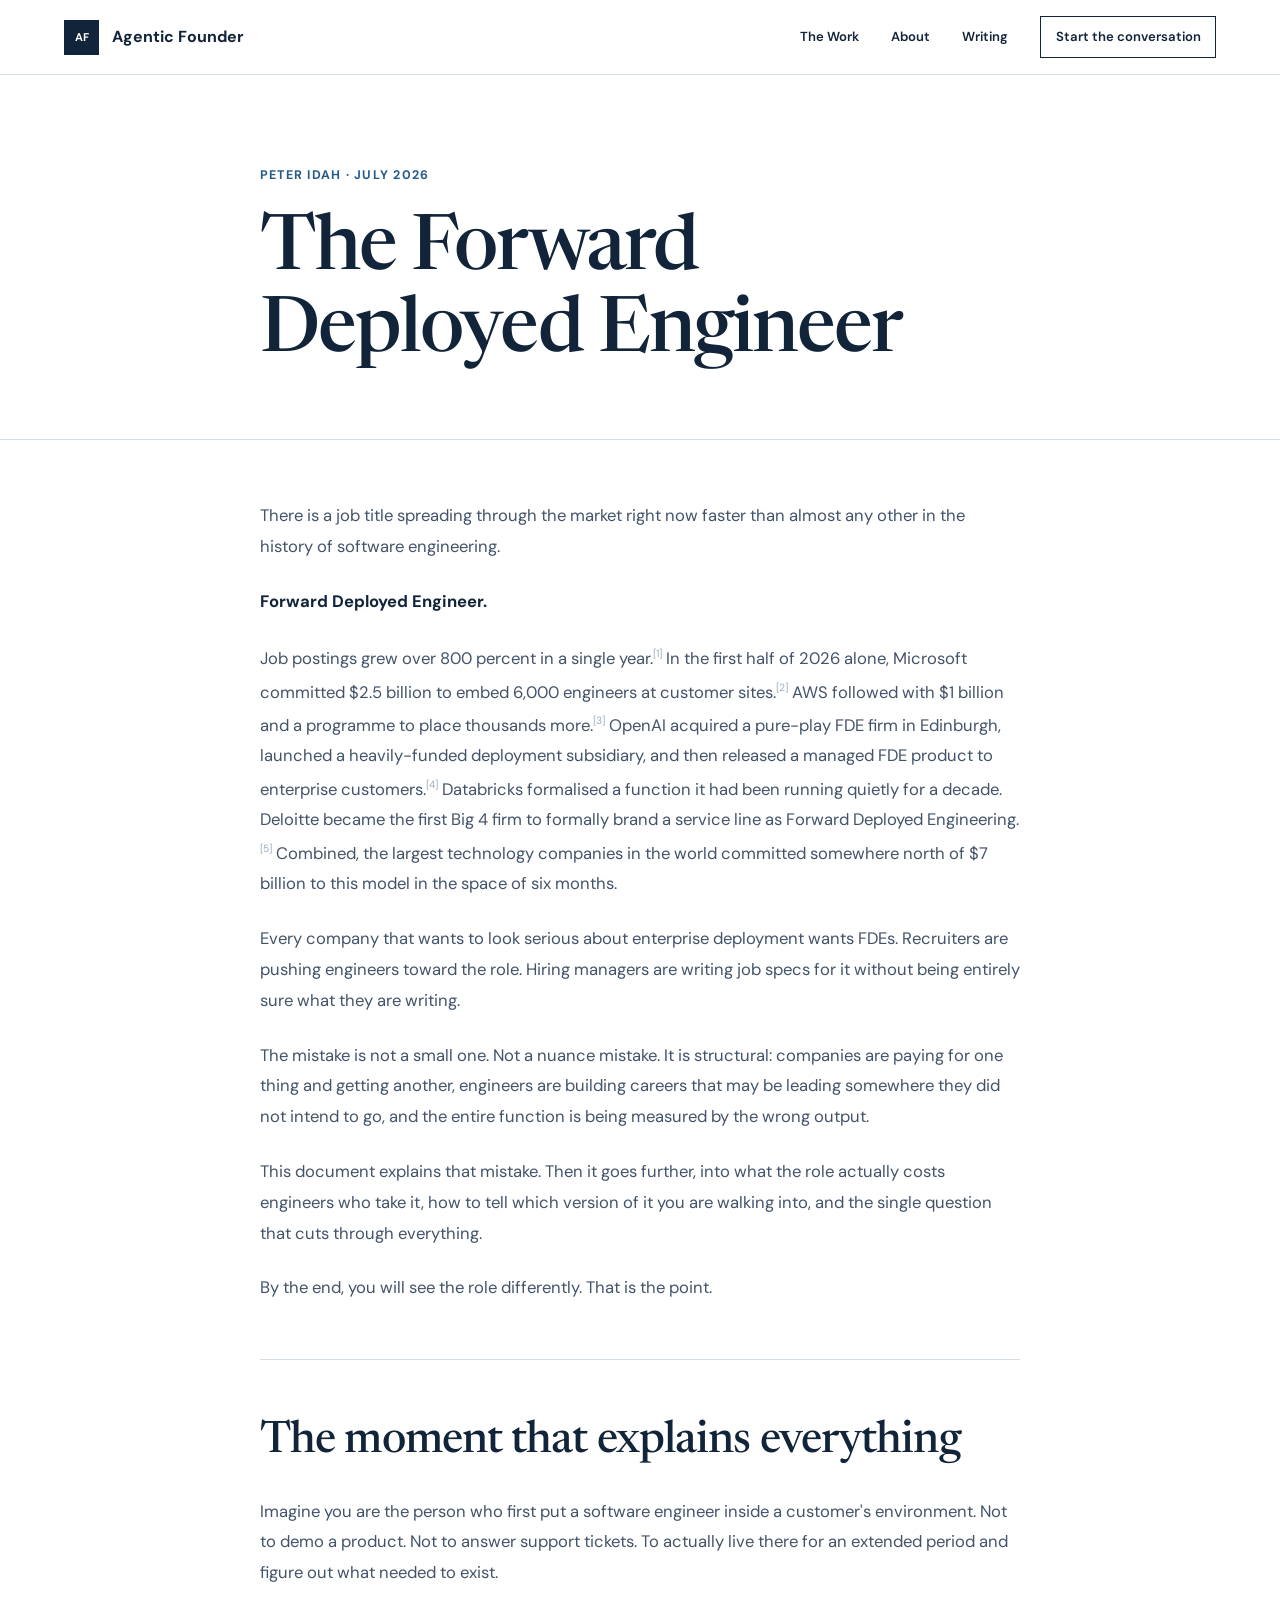
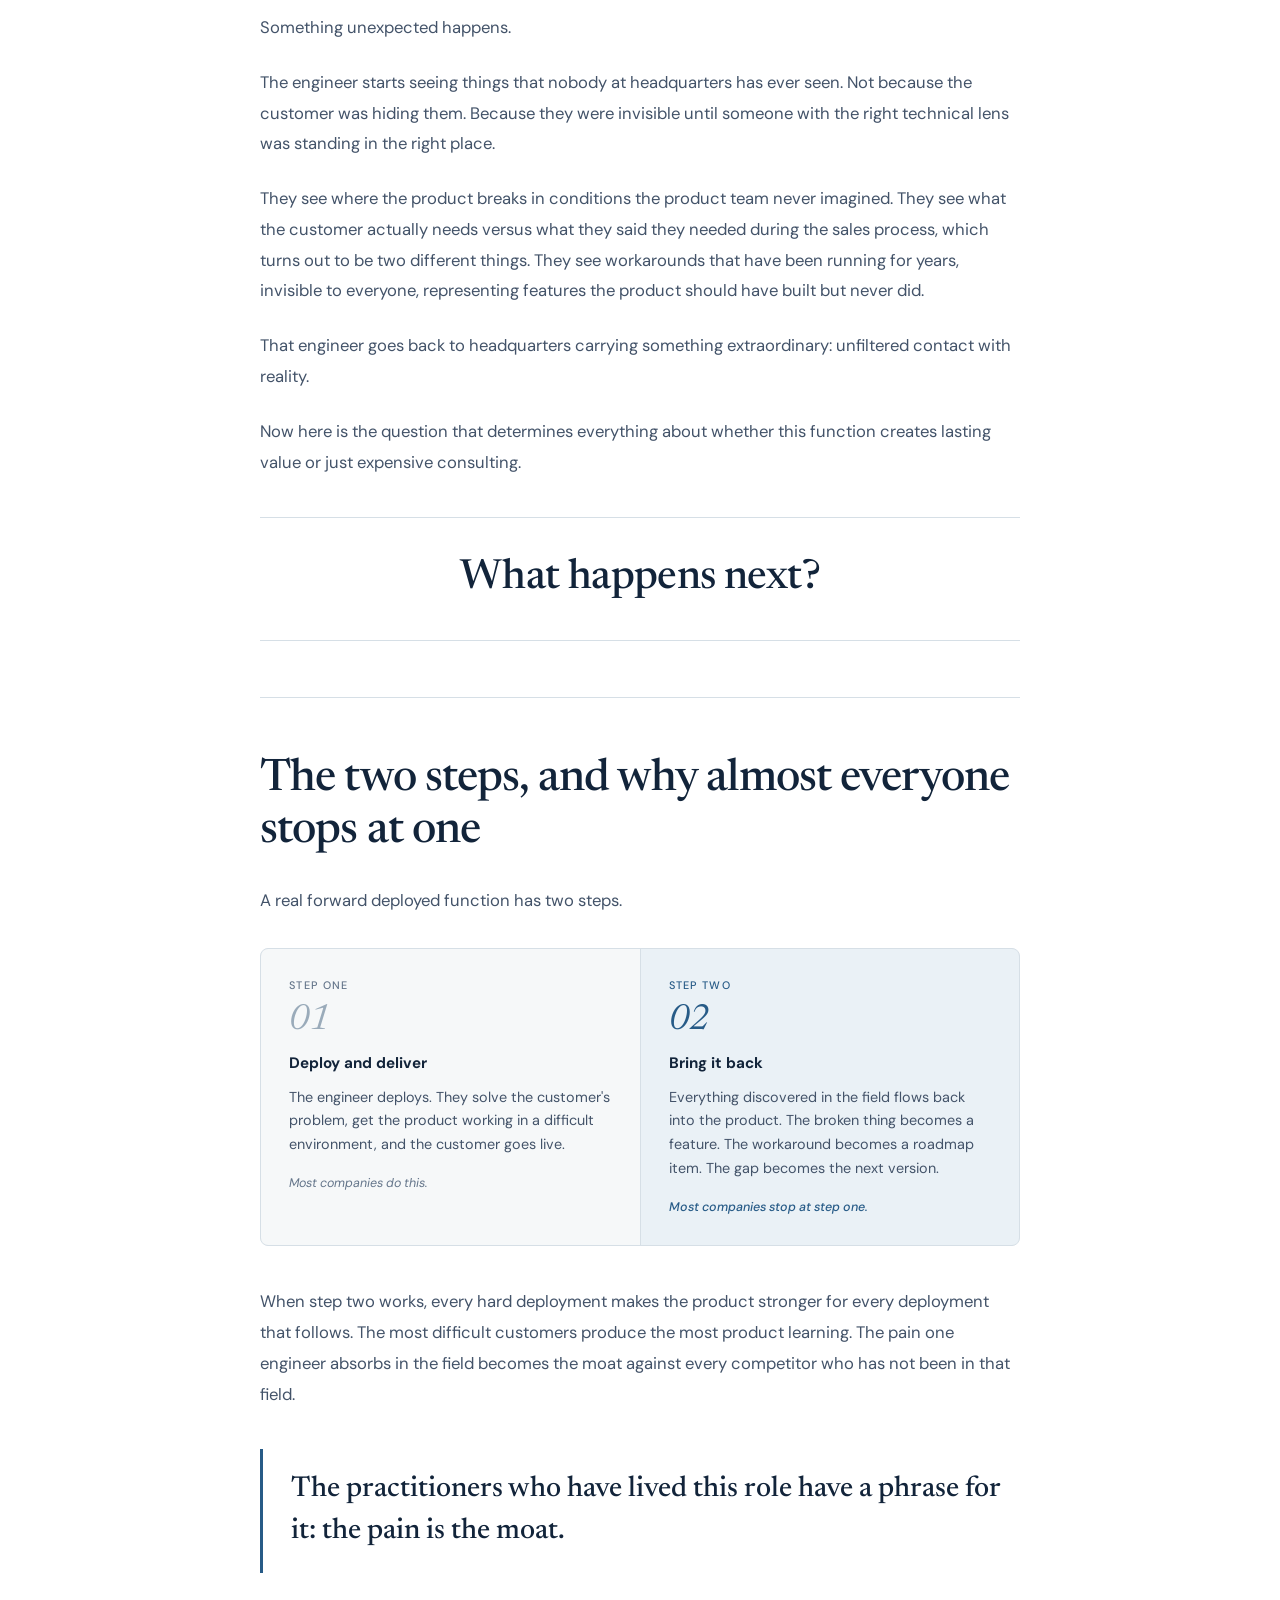
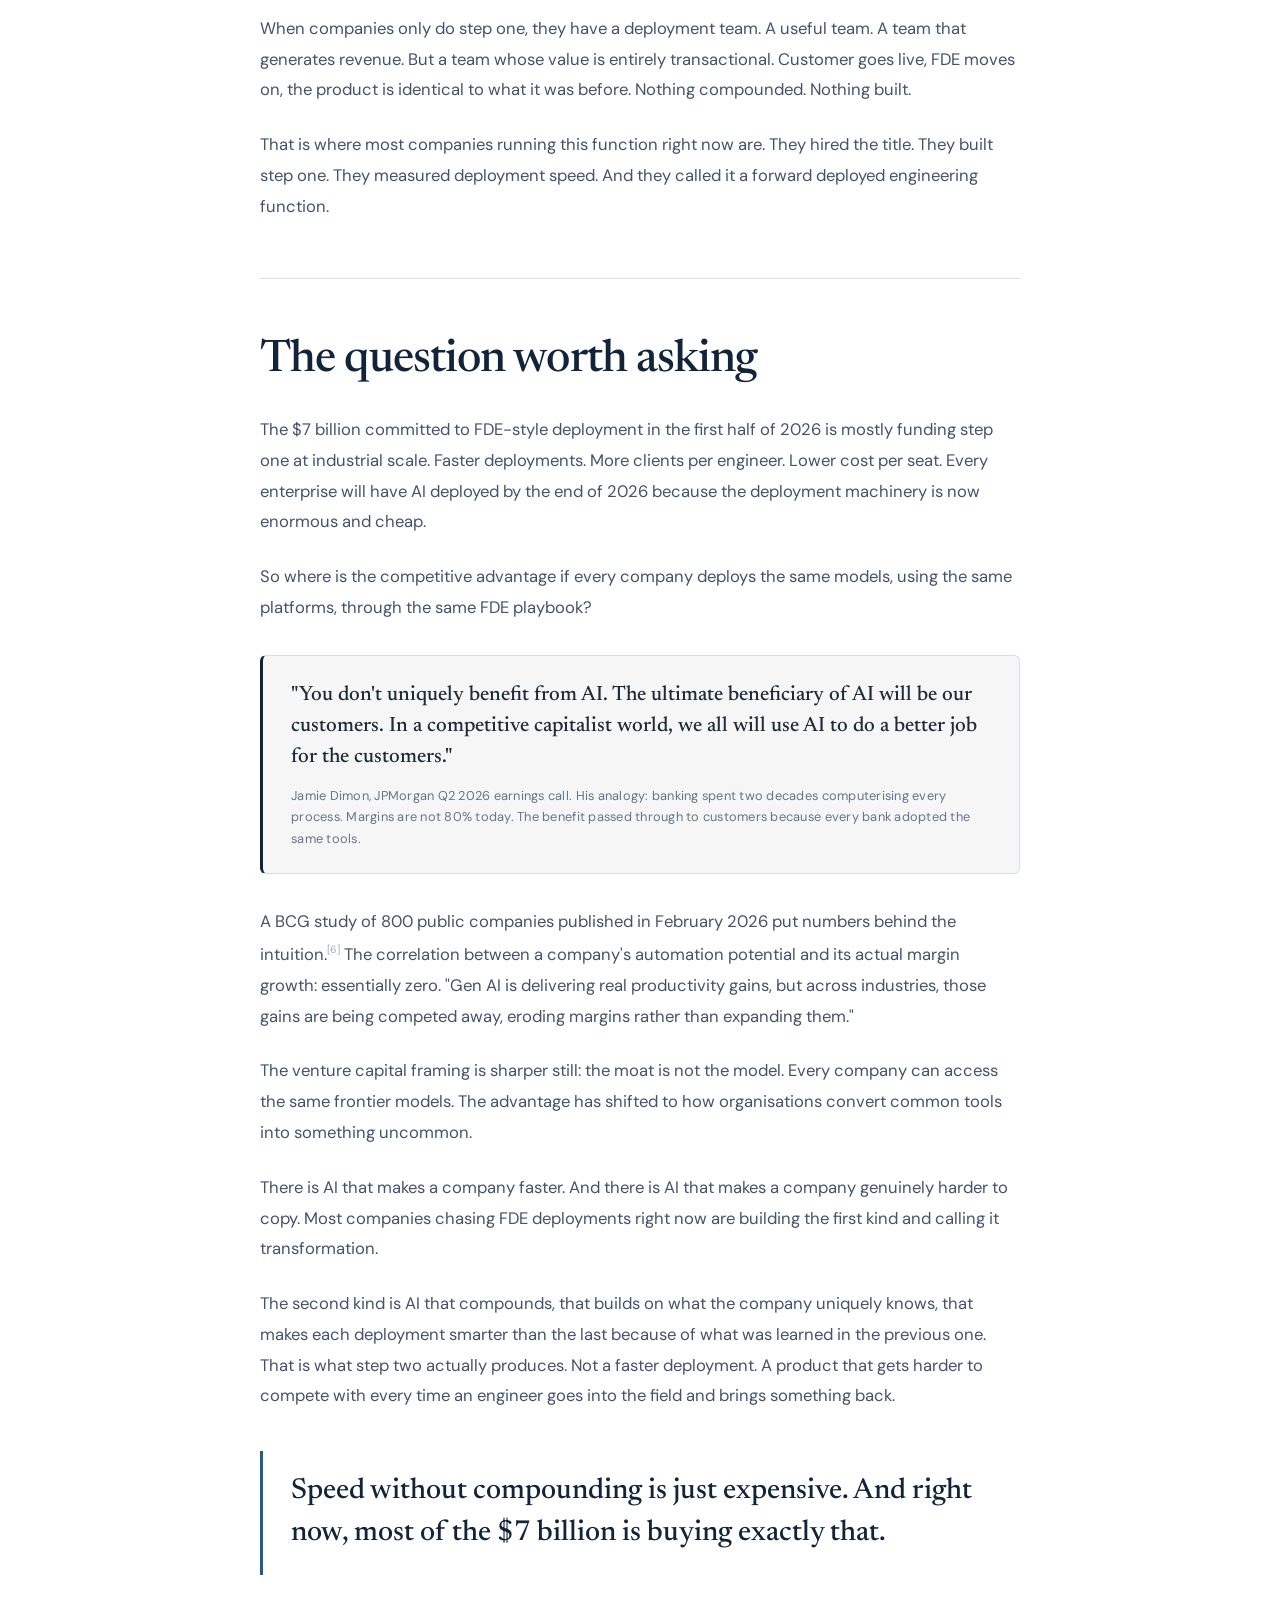
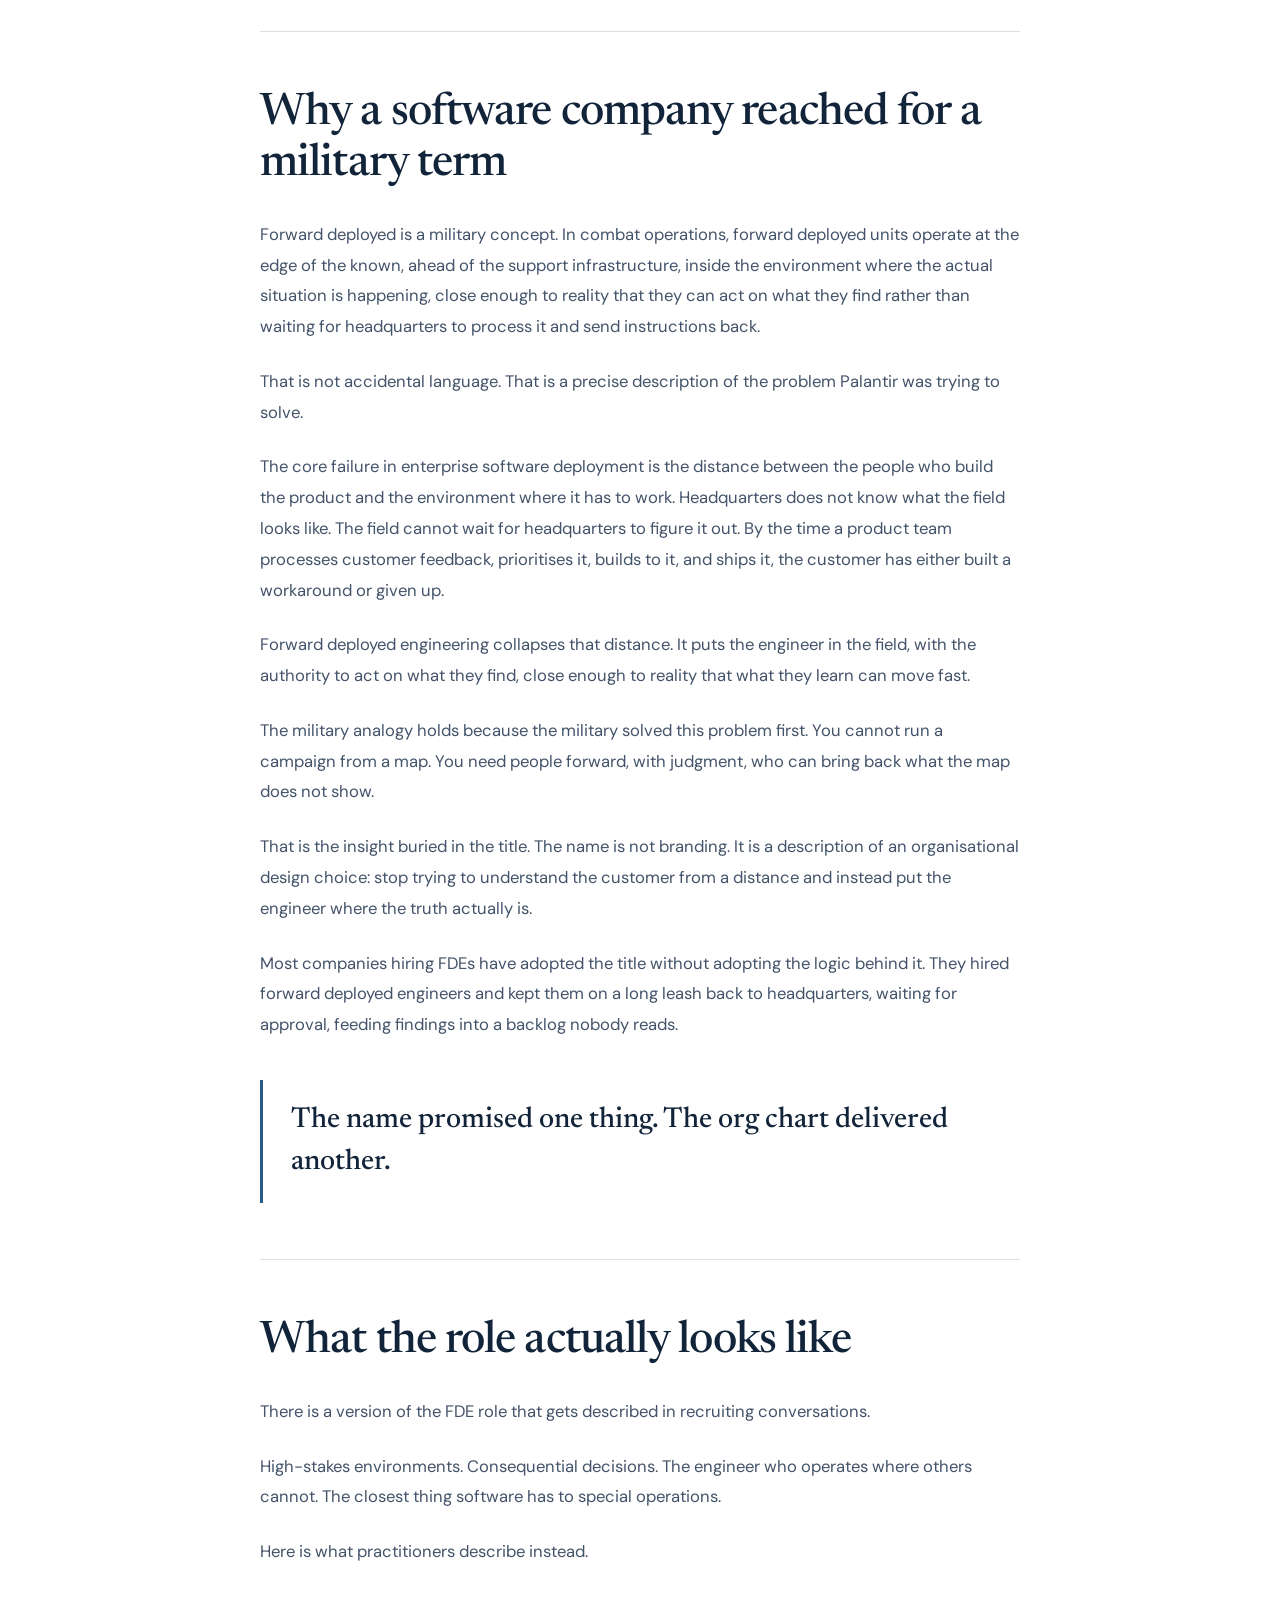
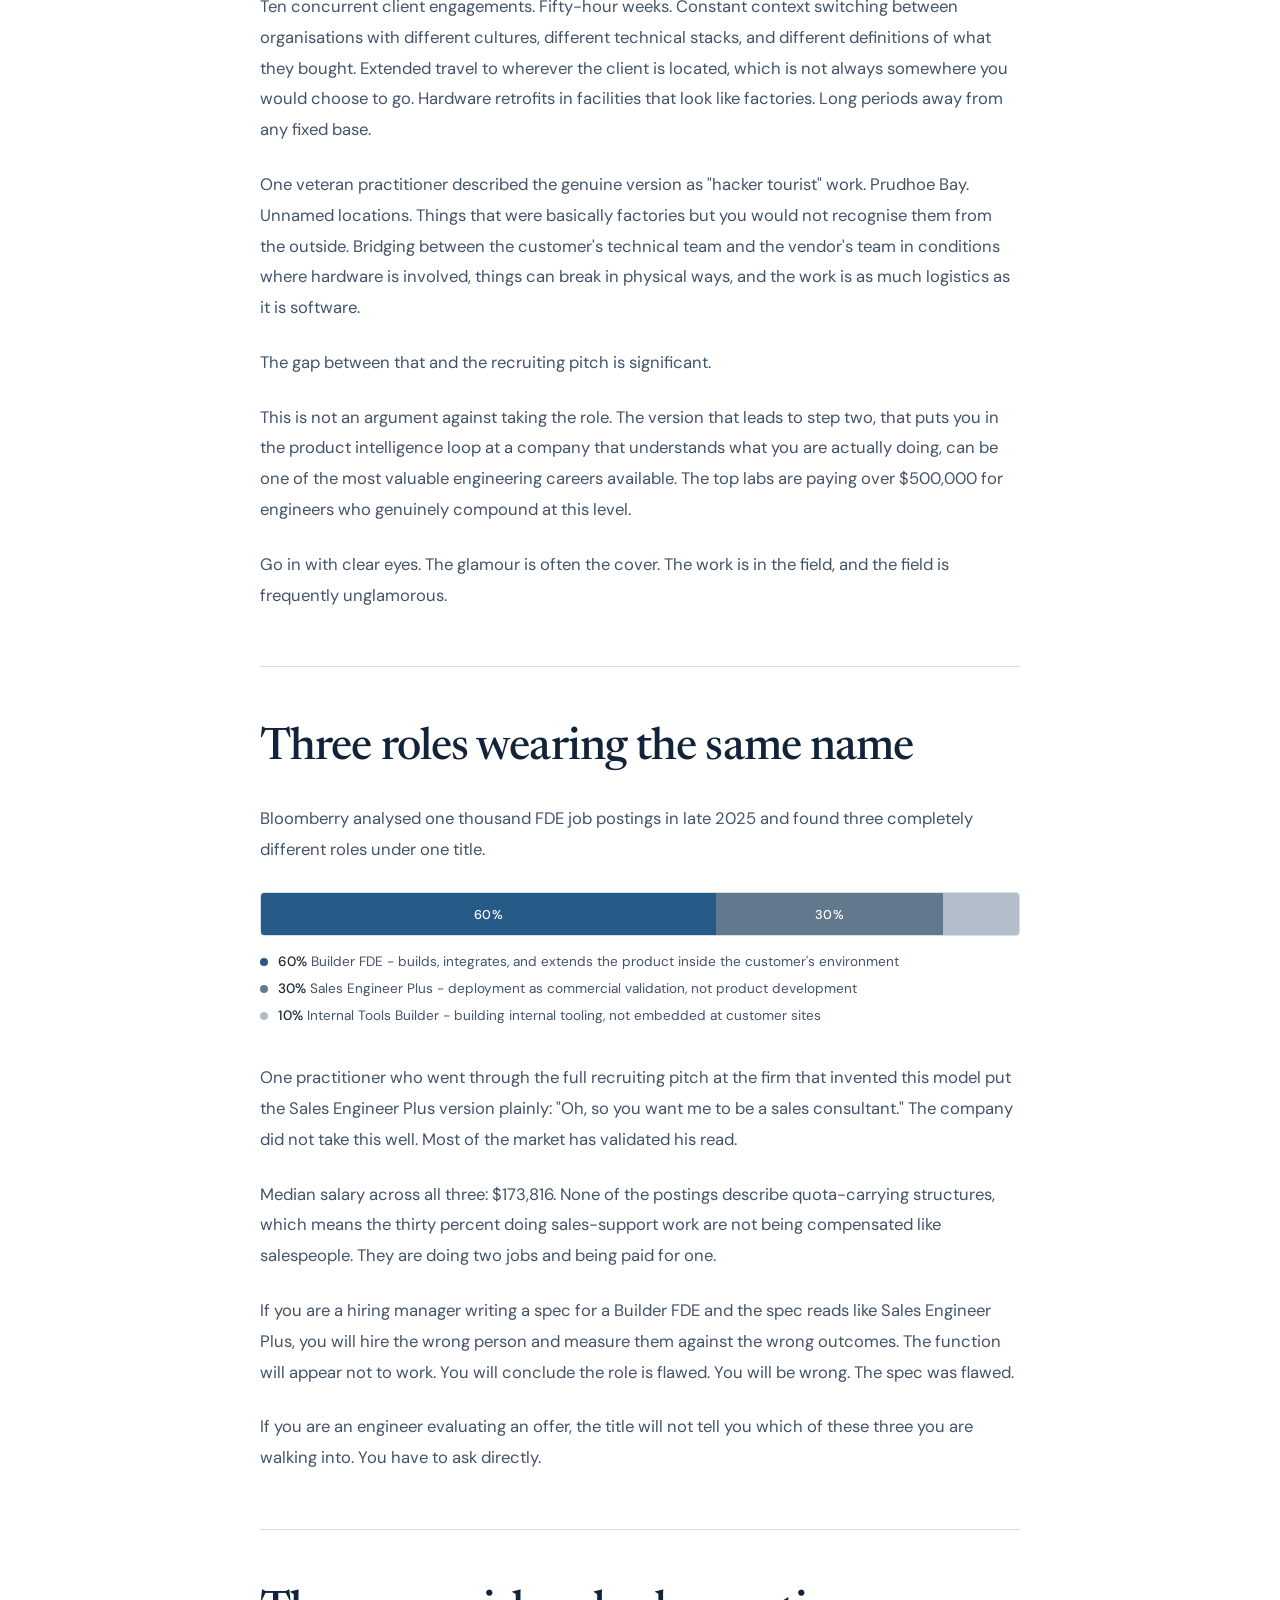
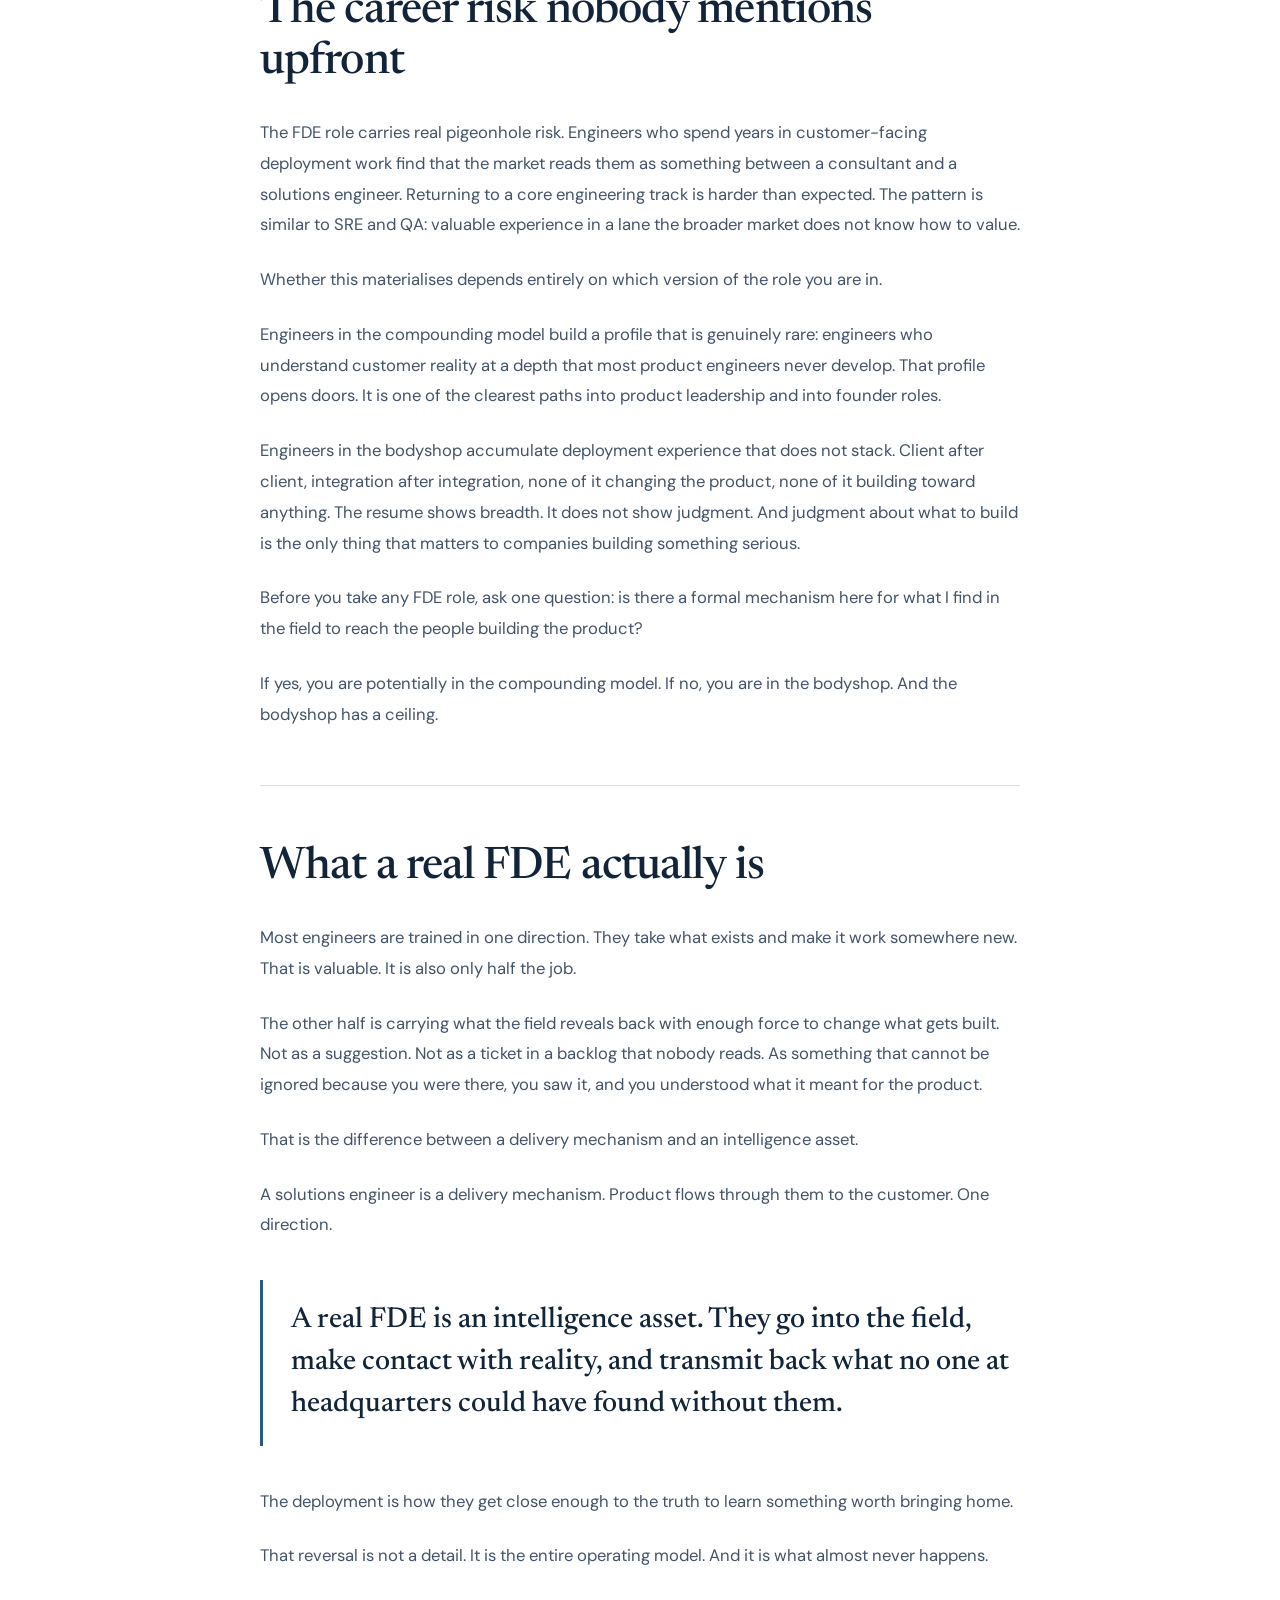
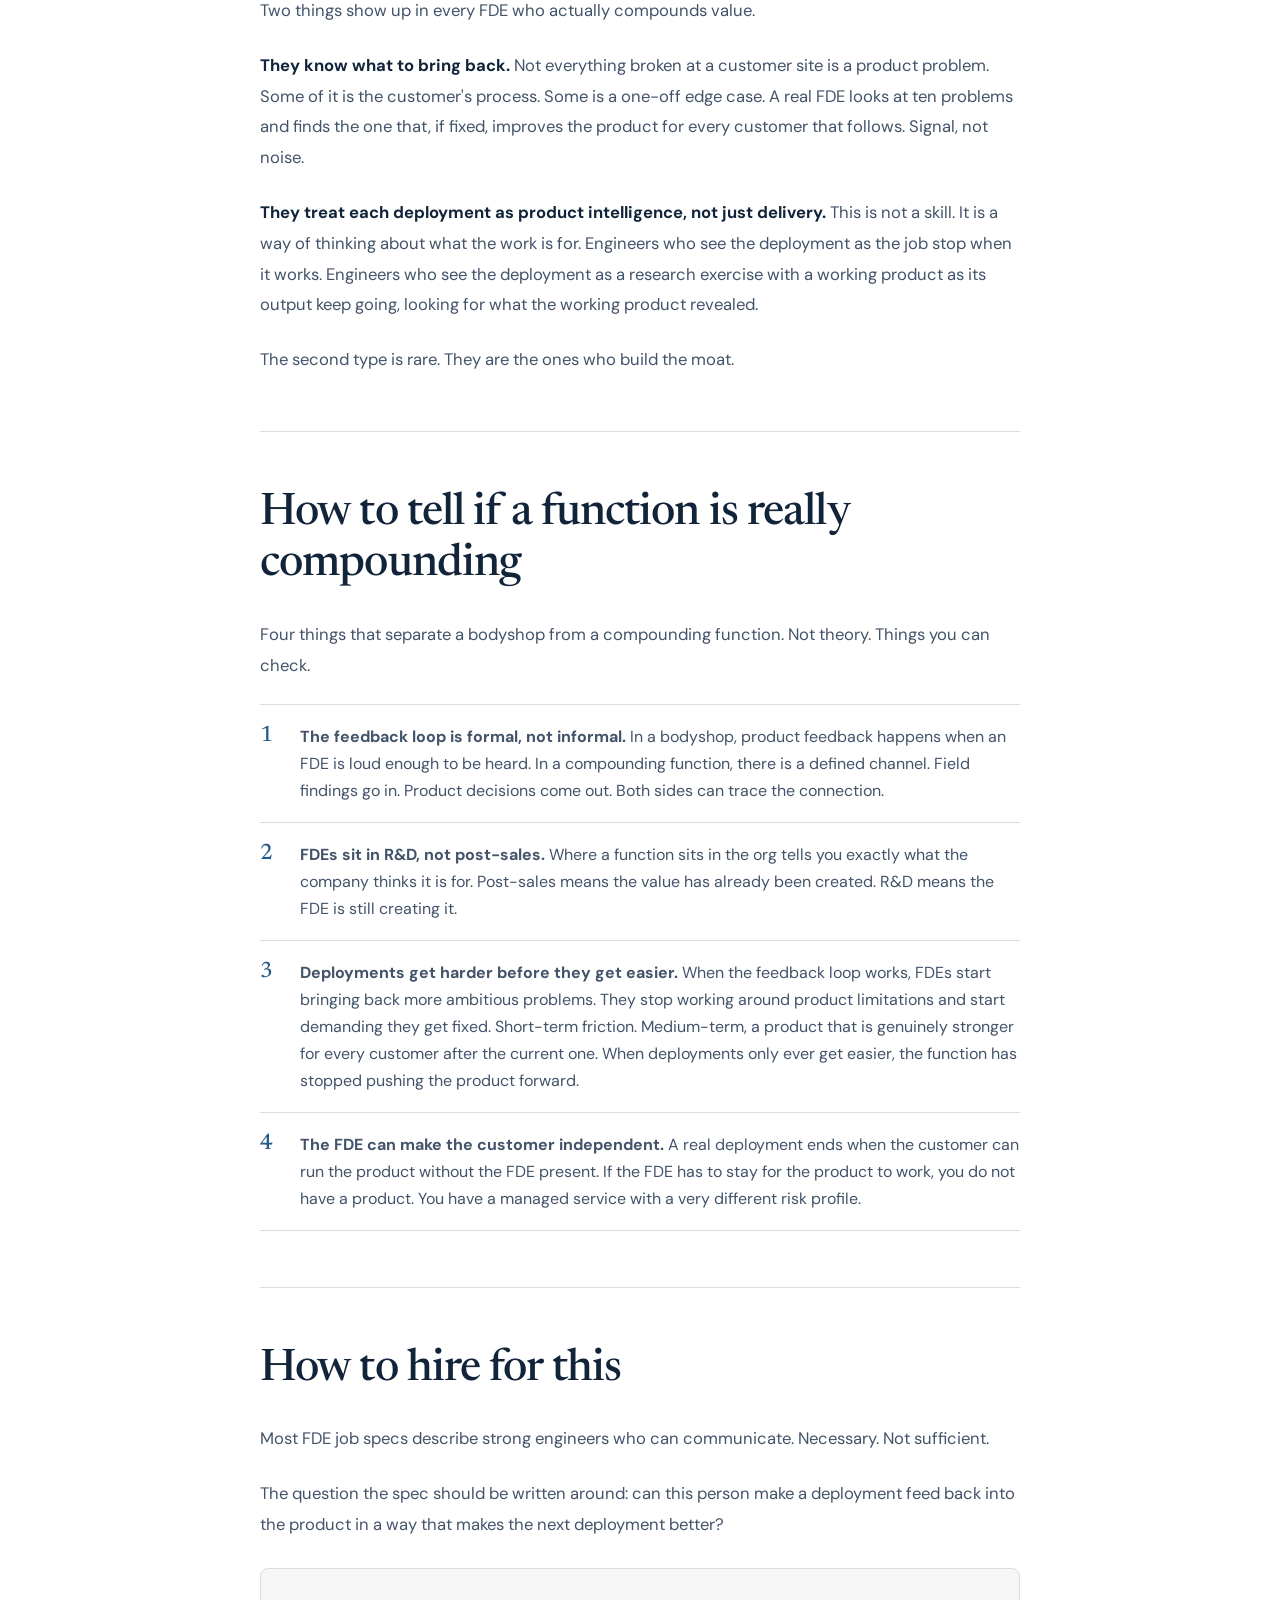
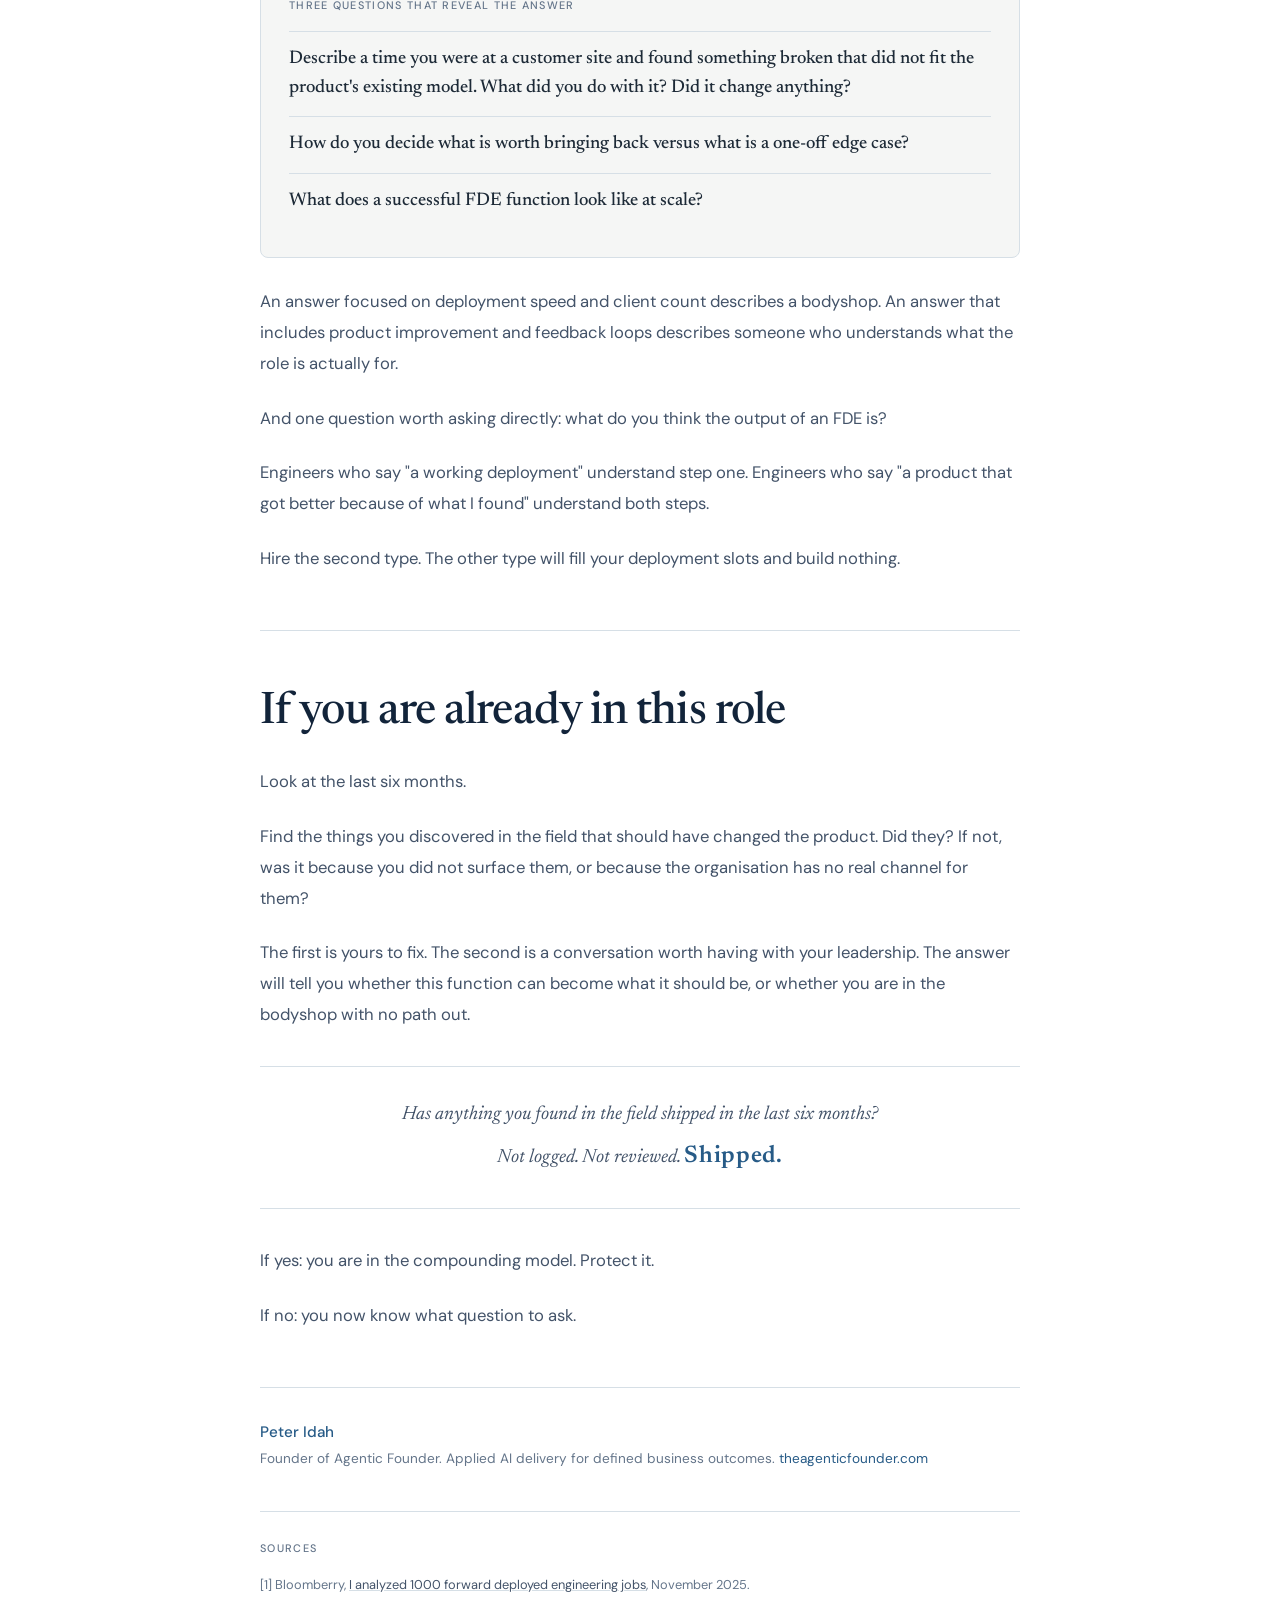
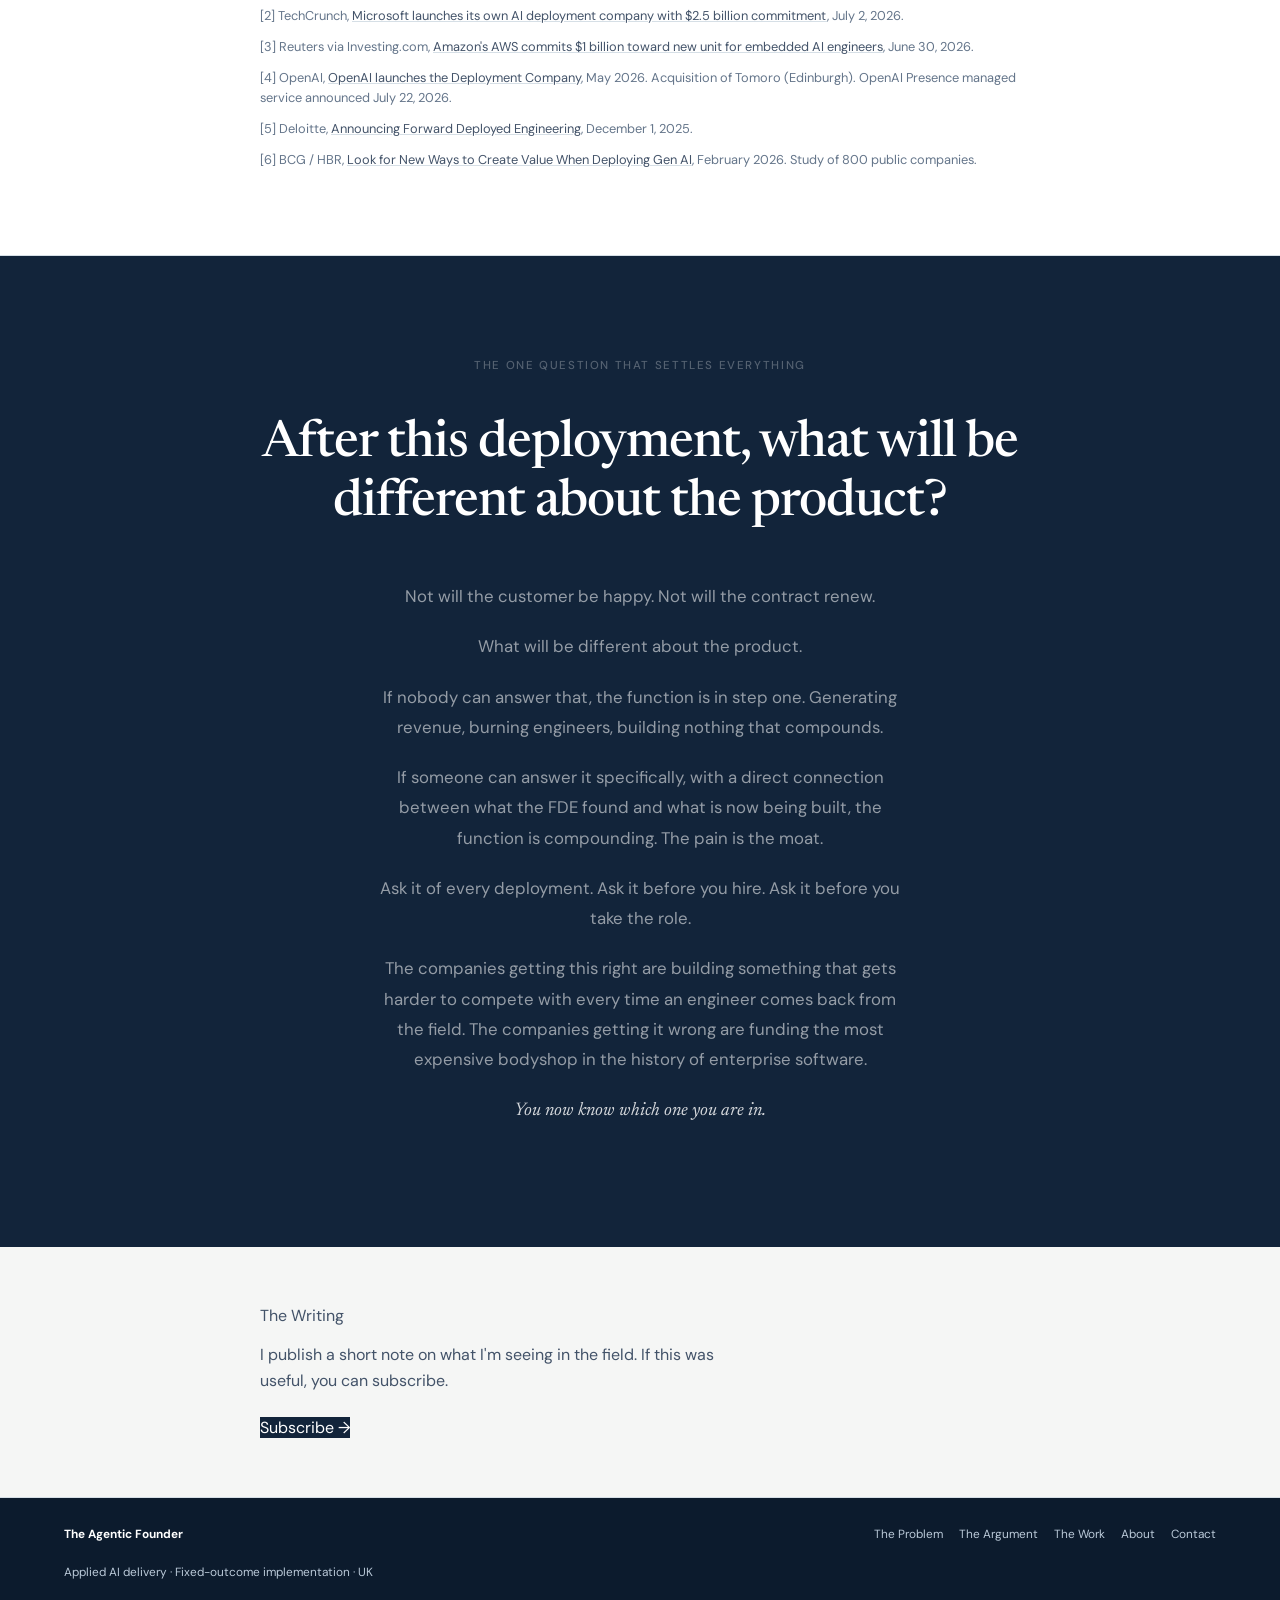
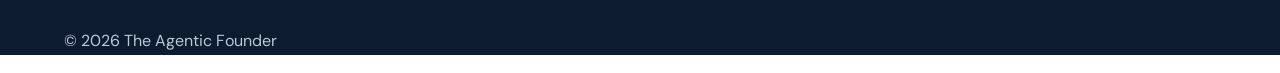
<file: fde-guide.html>
<!DOCTYPE html>
<html lang="en">
<head>
    <meta charset="UTF-8">
    <meta name="viewport" content="width=device-width, initial-scale=1.0">
    <title>The Forward Deployed Engineer &mdash; Peter Idah</title>
    <meta name="description" content="Job postings grew 800% in a year. $7 billion committed in six months. And the structural mistake almost everyone is making. A complete guide to what the FDE role actually is.">
    <link rel="preconnect" href="https://fonts.googleapis.com">
    <link rel="preconnect" href="https://fonts.gstatic.com" crossorigin>
    <link href="https://fonts.googleapis.com/css2?family=DM+Sans:wght@400;500;600;700&family=Newsreader:opsz,wght@6..72,450;6..72,550&display=swap" rel="stylesheet">
    <link rel="stylesheet" href="style.css">
    <style>

        /* ─── Reading Progress ──────────────────────────────── */
        .reading-progress {
            position: fixed;
            top: 0;
            left: 0;
            height: 3px;
            background: var(--accent);
            z-index: 200;
            width: 0%;
            transition: width 0.08s linear;
            pointer-events: none;
        }

        /* ─── Article Header ────────────────────────────────── */
        .article-header {
            border-bottom: 1px solid var(--rule);
        }

        .article-header .container {
            padding-top: 88px;
            padding-bottom: 64px;
        }

        .article-meta {
            font-size: 0.78rem;
            font-weight: 500;
            letter-spacing: 0.1em;
            text-transform: uppercase;
            color: var(--ink-muted);
            margin-bottom: 1.5rem;
        }

        .article-title {
            font-family: var(--serif);
            font-size: clamp(2.6rem, 6vw, 4.5rem);
            font-weight: 400;
            line-height: 1.1;
            letter-spacing: -0.025em;
            color: var(--ink);
            max-width: 580px;
            margin-bottom: 0;
        }

        /* ─── Article Body ──────────────────────────────────── */
        .article-body {
            border-bottom: 1px solid var(--rule);
        }

        .article-body .container {
            padding-top: 56px;
            padding-bottom: 80px;
        }

        .article-p {
            font-size: 1.1rem;
            line-height: 1.82;
            color: var(--ink-mid);
            margin-bottom: 1.5rem;
        }

        .article-p strong {
            color: var(--ink);
            font-weight: 500;
        }

        .article-p sup a {
            color: var(--ink-faint);
            font-size: 0.75em;
            text-decoration: none;
            font-family: var(--sans);
        }

        .article-p sup a:hover { color: var(--accent); }

        /* ─── Section Breaks ────────────────────────────────── */
        .article-section {
            margin-top: 3.5rem;
            padding-top: 3.5rem;
            border-top: 1px solid var(--rule);
        }

        .article-h2 {
            font-family: var(--serif);
            font-size: clamp(1.3rem, 2.5vw, 1.6rem);
            font-weight: 400;
            line-height: 1.3;
            letter-spacing: -0.01em;
            color: var(--ink);
            margin-bottom: 1.75rem;
            max-width: 520px;
        }

        /* ─── Pull Quote ─────────────────────────────────────── */
        .pull-quote {
            margin: 2.5rem 0;
            padding: 1.25rem 0 1.25rem 1.75rem;
            border-left: 3px solid var(--accent);
        }

        .pull-quote p {
            font-family: var(--serif);
            font-style: italic;
            font-size: clamp(1.2rem, 2.5vw, 1.5rem);
            line-height: 1.5;
            color: var(--ink);
            margin: 0;
        }

        /* ─── "What happens next?" isolation ─────────────────── */
        .pivot-moment {
            margin: 2.5rem 0;
            padding: 2.25rem 0;
            text-align: center;
            border-top: 1px solid var(--rule);
            border-bottom: 1px solid var(--rule);
        }

        .pivot-moment p {
            font-family: var(--serif);
            font-style: italic;
            font-size: clamp(1.7rem, 4vw, 2.5rem);
            color: var(--ink);
            letter-spacing: -0.015em;
            margin: 0;
            line-height: 1.2;
        }

        /* ─── Step One / Step Two Visual ─────────────────────── */
        .steps-visual {
            display: grid;
            grid-template-columns: 1fr 1fr;
            gap: 1px;
            background: var(--rule);
            border: 1px solid var(--rule);
            border-radius: 8px;
            overflow: hidden;
            margin: 2rem 0 2.5rem;
        }

        .step-card {
            background: var(--paper-off);
            padding: 1.75rem;
        }

        .step-card-two {
            background: var(--accent-light);
        }

        .step-label {
            font-size: 0.68rem;
            font-weight: 500;
            letter-spacing: 0.12em;
            text-transform: uppercase;
            color: var(--ink-muted);
            margin-bottom: 0.5rem;
        }

        .step-label-two { color: var(--accent); }

        .step-num {
            font-family: var(--serif);
            font-style: italic;
            font-size: 2.25rem;
            color: var(--ink-faint);
            line-height: 1;
            margin-bottom: 0.75rem;
        }

        .step-num-two { color: var(--accent); }

        .step-title {
            font-size: 0.95rem;
            font-weight: 500;
            color: var(--ink);
            margin-bottom: 0.6rem;
            letter-spacing: 0;
            text-transform: none;
        }

        .step-desc {
            font-size: 0.9rem;
            color: var(--ink-mid);
            line-height: 1.65;
            margin-bottom: 1rem;
        }

        .step-verdict {
            font-size: 0.78rem;
            font-style: italic;
            color: var(--ink-muted);
            margin: 0;
        }

        .step-verdict-two {
            color: var(--accent);
            font-weight: 500;
        }

        /* ─── Dimon / BCG Quote ───────────────────────────────── */
        .article-blockquote {
            margin: 2rem 0;
            padding: 1.5rem 1.75rem;
            background: var(--paper-off);
            border: 1px solid var(--rule);
            border-radius: 6px;
            border-left: 3px solid var(--ink-mid);
        }

        .article-blockquote p {
            font-family: var(--serif);
            font-style: italic;
            font-size: 1.05rem;
            color: var(--ink);
            line-height: 1.7;
            margin-bottom: 0.75rem;
        }

        .article-blockquote cite {
            font-size: 0.8rem;
            color: var(--ink-muted);
            font-style: normal;
            letter-spacing: 0.02em;
            display: block;
            margin: 0;
        }

        /* ─── Archetype Bar ──────────────────────────────────── */
        .archetype-bar-wrap {
            margin: 1.75rem 0 2.25rem;
        }

        .archetype-bar {
            display: flex;
            height: 44px;
            border-radius: 4px;
            overflow: hidden;
            margin-bottom: 1rem;
            border: 1px solid var(--rule);
        }

        .arch-seg {
            display: flex;
            align-items: center;
            justify-content: center;
            font-size: 0.8rem;
            font-weight: 500;
            letter-spacing: 0.02em;
            color: #fff;
        }

        .arch-seg-builder { background: var(--accent); width: 60%; }
        .arch-seg-sales   { background: var(--ink-mid); width: 30%; }
        .arch-seg-internal{ background: var(--ink-faint); width: 10%; font-size: 0; }

        .archetype-legend {
            display: flex;
            flex-direction: column;
            gap: 0.4rem;
        }

        .arch-item {
            display: flex;
            align-items: baseline;
            gap: 0.6rem;
            font-size: 0.85rem;
            color: var(--ink-mid);
            line-height: 1.5;
        }

        .arch-dot {
            width: 8px;
            height: 8px;
            border-radius: 50%;
            flex-shrink: 0;
            margin-top: 4px;
        }

        .arch-dot-builder  { background: var(--accent); }
        .arch-dot-sales    { background: var(--ink-mid); }
        .arch-dot-internal { background: var(--ink-faint); }

        .arch-pct {
            font-weight: 500;
            color: var(--ink);
        }

        /* ─── 4-point Checklist ──────────────────────────────── */
        .check-list {
            list-style: none;
            padding: 0;
            margin: 1.5rem 0 2rem;
        }

        .check-list li {
            display: grid;
            grid-template-columns: 28px 1fr;
            gap: 0.75rem;
            padding: 1.1rem 0;
            border-top: 1px solid var(--rule);
            font-size: 1rem;
            color: var(--ink-mid);
            line-height: 1.7;
            align-items: start;
        }

        .check-list li:last-child { border-bottom: 1px solid var(--rule); }

        .check-num {
            font-family: var(--serif);
            font-style: italic;
            font-size: 0.95rem;
            color: var(--accent);
            padding-top: 2px;
        }

        /* ─── Interview Questions ────────────────────────────── */
        .interview-qs {
            background: var(--paper-off);
            border: 1px solid var(--rule);
            border-radius: 8px;
            padding: 1.75rem;
            margin: 1.75rem 0;
        }

        .interview-qs-label {
            font-size: 0.68rem;
            font-weight: 500;
            letter-spacing: 0.12em;
            text-transform: uppercase;
            color: var(--ink-muted);
            margin-bottom: 1rem;
        }

        .interview-q {
            font-family: var(--serif);
            font-style: italic;
            font-size: 1rem;
            color: var(--ink);
            padding: 0.85rem 0;
            border-top: 1px solid var(--rule);
            line-height: 1.6;
            margin: 0;
        }

        /* ─── "Shipped" callout ──────────────────────────────── */
        .shipped-callout {
            margin: 2.25rem 0;
            padding: 2rem 0;
            text-align: center;
            border-top: 1px solid var(--rule);
            border-bottom: 1px solid var(--rule);
        }

        .shipped-callout p {
            font-family: var(--serif);
            font-style: italic;
            font-size: 1.2rem;
            color: var(--ink-mid);
            margin-bottom: 0.4rem;
        }

        .shipped-callout p:last-child { margin-bottom: 0; }

        .shipped-word {
            font-style: normal;
            font-weight: 600;
            font-size: 1.5rem;
            color: var(--accent);
            letter-spacing: 0.03em;
        }

        /* ─── Author Close ──────────────────────────────────── */
        .article-author {
            border-top: 1px solid var(--rule);
            padding-top: 2rem;
            margin-top: 3.5rem;
        }

        .article-author-name {
            font-size: 0.95rem;
            font-weight: 500;
            color: var(--ink);
            margin-bottom: 0.2rem;
        }

        .article-author-sub {
            font-size: 0.85rem;
            color: var(--ink-muted);
            margin: 0;
        }

        .article-author a {
            color: var(--accent);
            text-decoration: underline;
            text-decoration-color: transparent;
            transition: text-decoration-color 0.15s;
        }

        .article-author a:hover { text-decoration-color: var(--accent); }

        /* ─── Sources ───────────────────────────────────────── */
        .sources-section {
            border-top: 1px solid var(--rule);
            margin-top: 2.5rem;
            padding-top: 1.75rem;
        }

        .sources-label {
            font-size: 0.68rem;
            font-weight: 500;
            letter-spacing: 0.12em;
            text-transform: uppercase;
            color: var(--ink-muted);
            margin-bottom: 0.75rem;
        }

        .sources-list {
            list-style: none;
            padding: 0;
            margin: 0;
        }

        .sources-list li {
            font-size: 0.8rem;
            color: var(--ink-muted);
            padding: 0.35rem 0;
            line-height: 1.55;
            margin: 0;
        }

        .sources-list a {
            color: var(--ink-mid);
            text-decoration: underline;
            text-decoration-color: var(--rule);
            transition: text-decoration-color 0.15s, color 0.15s;
        }

        .sources-list a:hover {
            color: var(--accent);
            text-decoration-color: var(--accent);
        }

        /* ─── Final Question Section ─────────────────────────── */
        .final-question-section {
            background: var(--ink);
        }

        .final-question-section .container {
            padding-top: 100px;
            padding-bottom: 100px;
        }

        .fq-label {
            font-size: 0.72rem;
            font-weight: 500;
            letter-spacing: 0.14em;
            text-transform: uppercase;
            color: rgba(255,255,255,0.28);
            text-align: center;
            margin-bottom: 2.5rem;
        }

        .fq-question {
            font-family: var(--serif);
            font-size: clamp(1.9rem, 4.5vw, 3.2rem);
            font-weight: 400;
            line-height: 1.2;
            color: #fff;
            text-align: center;
            letter-spacing: -0.02em;
            margin-bottom: 3rem;
        }

        .fq-body {
            max-width: 520px;
            margin: 0 auto;
        }

        .fq-body p {
            font-size: 1.05rem;
            color: rgba(255,255,255,0.55);
            line-height: 1.8;
            text-align: center;
            margin-bottom: 1.25rem;
        }

        .fq-close {
            font-family: var(--serif) !important;
            font-style: italic;
            font-size: 1.15rem !important;
            color: rgba(255,255,255,0.82) !important;
        }

        /* ─── Subscribe Nudge ───────────────────────────────── */
        .article-subscribe {
            background: var(--paper-off);
            border-bottom: 1px solid var(--rule);
        }

        .article-subscribe .container {
            padding-top: 56px;
            padding-bottom: 56px;
        }

        .article-subscribe .section-label { margin-bottom: 0.75rem; }

        .article-subscribe p {
            font-size: 1rem;
            color: var(--ink-mid);
            margin-bottom: 1.25rem;
            max-width: 460px;
        }

        /* ─── Responsive ────────────────────────────────────── */
        @media (max-width: 600px) {
            .steps-visual { grid-template-columns: 1fr; }
            .pull-quote p { font-size: 1.15rem; }
            .article-h2 { font-size: 1.25rem; }
            .arch-seg-builder, .arch-seg-sales { font-size: 0.72rem; }
        }

    </style>
<style>
/* Shared Agentic Founder visual language; editorial overrides */
:root{--navy:#12243a;--ink:#1d2a37;--ink-mid:#435369;--ink-muted:#64758a;--ink-faint:#9aabba;--rule:#d6dfe6;--paper:#fff;--paper-off:#f5f6f5;--accent:#275b87;--accent-light:#eaf1f6;--serif:'Newsreader',Georgia,serif;--sans:'DM Sans',Arial,sans-serif}
body{font-family:var(--sans);color:var(--ink);background:white}
.nav{background:rgba(255,255,255,.97);border-bottom:1px solid var(--rule)}
.nav-container{width:min(90%,1160px);max-width:1160px;height:74px;margin:auto;display:flex;align-items:center;gap:2rem}
.nav-logo{font-family:var(--sans);font-size:1rem;font-weight:700;letter-spacing:0;color:var(--navy)}
.nav-logo:before{content:'AF';display:inline-grid;place-items:center;background:var(--navy);color:#fff;width:35px;height:35px;font-size:.7rem;margin-right:.8rem;vertical-align:middle}
.nav-links{margin-left:auto;gap:2rem}.nav-links a,.nav-book{font-size:.82rem;font-weight:600;color:var(--navy)}.nav-book{border:1px solid var(--navy);padding:.6rem .9rem}
.article-header{border-bottom:1px solid var(--rule)}.article-header .container{padding-top:90px;padding-bottom:65px}
.article-meta{font-family:var(--sans);font-weight:700;color:var(--accent)}
.article-title{font:500 clamp(3rem,6vw,5.5rem)/1.07 var(--serif);letter-spacing:-.025em;color:var(--navy);max-width:750px}
.article-body .container{padding-top:60px}.article-p{font:400 1.04rem/1.85 var(--sans);color:var(--ink-mid)}.article-p strong{font-weight:700;color:var(--navy)}
.article-section{border-top:1px solid var(--rule);margin-top:3.5rem;padding-top:3.5rem}
.article-h2{font:500 clamp(2rem,3.5vw,3rem)/1.15 var(--serif);letter-spacing:-.02em;color:var(--navy);max-width:750px}
.pull-quote p{font:500 clamp(1.35rem,2.5vw,1.8rem)/1.45 var(--serif);color:var(--navy)}
.pivot-moment p{font:500 clamp(1.8rem,4vw,2.6rem)/1.2 var(--serif);color:var(--navy)}
.step-card{background:#f6f8f9}.step-card-two{background:#eaf1f6}.step-title{font-weight:700;color:var(--navy)}.step-num{font-family:var(--serif)}
.article-blockquote{border-left-color:var(--navy)}.article-blockquote p{font:500 1.3rem/1.5 var(--serif)}
.arch-seg-builder,.arch-dot-builder{background:var(--accent)}.arch-seg-sales,.arch-dot-sales{background:#61788d}.arch-seg-internal,.arch-dot-internal{background:#b1beca}
.interview-q{font:500 1.15rem/1.55 var(--serif)}.check-num{font:500 1.4rem var(--serif)}
.final-question-section{background:var(--navy)}.fq-question{font:500 clamp(2rem,4vw,3.3rem)/1.15 var(--serif)}
.article-subscribe{background:var(--paper-off)}.article-subscribe .btn{background:var(--navy);color:#fff}
.footer{background:#0c1b2d;color:#bac9d8}.footer .container{width:min(90%,1160px)}.footer-name{font-family:var(--sans);font-weight:700;color:#fff}
@media(max-width:720px){.nav-container{height:65px}.nav-links,.nav-book{display:none}.nav-mobile{background:#fff;border-top:1px solid var(--rule)}.article-header .container{padding-top:55px;padding-bottom:45px}.article-section{margin-top:2.7rem;padding-top:2.7rem}.footer-inner{flex-direction:column;gap:1rem}}
</style>
<style id="fde-layout-fix">
/* The current site uses .wrap, while this article was built with .container.
   Give the article its own centered layout instead of relying on removed legacy CSS. */
body{overflow-x:hidden}
.article-header .container,.article-body .container,.final-question-section .container,.article-subscribe .container{width:min(90%,760px);max-width:760px;margin-inline:auto}
.footer .container{width:min(90%,1160px);max-width:1160px;margin-inline:auto}
.article-header,.article-body,.final-question-section,.article-subscribe{width:100%}
.article-body img,.article-body svg,.article-body video,.article-body iframe{max-width:100%;height:auto}
.article-body p,.article-body li{overflow-wrap:break-word}
.steps-visual,.archetype-bar-wrap,.interview-qs,.article-blockquote{max-width:100%;min-width:0}
.steps-visual>*{min-width:0}
.article-body .article-title{max-width:100%}
.nav .nav-container{width:min(90%,1160px);max-width:1160px;margin-inline:auto}
.nav .nav-links{list-style:none;padding:0;display:flex;align-items:center}
.nav .nav-links li{margin:0}
.nav .nav-mobile{width:100%}
.footer-inner{display:flex;align-items:start;justify-content:space-between;gap:2rem}
.footer-nav{display:flex;flex-wrap:wrap;gap:1rem}
@media(max-width:720px){
.article-header .container,.article-body .container,.final-question-section .container,.article-subscribe .container{width:min(90%,760px)}
.nav .nav-links{display:none}
.nav .nav-mobile{display:none}
.nav.mobile-open .nav-mobile{display:flex;flex-direction:column}
.steps-visual{grid-template-columns:1fr}
.footer-inner{flex-direction:column}
}
</style>
</head>
<body>

    <div class="reading-progress" id="readingProgress"></div>

    <nav class="nav" id="nav">
        <div class="nav-container">
            <a href="/" class="nav-logo">Agentic Founder</a>
            <ul class="nav-links">
                <li><a href="/#the-work">The Work</a></li>
                <li><a href="/#why-me">About</a></li>
                <li><a href="/#offer">Writing</a></li>
            </ul>
            <a href="/#the-work" class="nav-book">Start the conversation</a>
            <button class="nav-toggle" aria-label="Menu" aria-expanded="false">
                <span></span><span></span><span></span>
            </button>
        </div>
        <div class="nav-mobile">
            <a href="/#the-work">The Work</a>
            <a href="/#why-me">About</a>
            <a href="/#offer">Writing</a>
            <a href="/#the-work" class="nav-mobile-cta">Start the conversation</a>
        </div>
    </nav>

    <!-- ARTICLE HEADER -->
    <header class="article-header">
        <div class="container container-narrow">
            <p class="article-meta">Peter Idah &middot; July 2026</p>
            <h1 class="article-title">The Forward Deployed Engineer</h1>
        </div>
    </header>

    <!-- ARTICLE BODY -->
    <article class="article-body" id="article-top">
        <div class="container container-narrow">

            <!-- OPENING -->
            <p class="article-p">There is a job title spreading through the market right now faster than almost any other in the history of software engineering.</p>
            <p class="article-p"><strong>Forward Deployed Engineer.</strong></p>
            <p class="article-p">Job postings grew over 800 percent in a single year.<sup><a href="#source-1">[1]</a></sup> In the first half of 2026 alone, Microsoft committed $2.5 billion to embed 6,000 engineers at customer sites.<sup><a href="#source-2">[2]</a></sup> AWS followed with $1 billion and a programme to place thousands more.<sup><a href="#source-3">[3]</a></sup> OpenAI acquired a pure-play FDE firm in Edinburgh, launched a heavily-funded deployment subsidiary, and then released a managed FDE product to enterprise customers.<sup><a href="#source-4">[4]</a></sup> Databricks formalised a function it had been running quietly for a decade. Deloitte became the first Big 4 firm to formally brand a service line as Forward Deployed Engineering.<sup><a href="#source-5">[5]</a></sup> Combined, the largest technology companies in the world committed somewhere north of $7 billion to this model in the space of six months.</p>
            <p class="article-p">Every company that wants to look serious about enterprise deployment wants FDEs. Recruiters are pushing engineers toward the role. Hiring managers are writing job specs for it without being entirely sure what they are writing.</p>
            <p class="article-p">The mistake is not a small one. Not a nuance mistake. It is structural: companies are paying for one thing and getting another, engineers are building careers that may be leading somewhere they did not intend to go, and the entire function is being measured by the wrong output.</p>
            <p class="article-p">This document explains that mistake. Then it goes further, into what the role actually costs engineers who take it, how to tell which version of it you are walking into, and the single question that cuts through everything.</p>
            <p class="article-p">By the end, you will see the role differently. That is the point.</p>

            <!-- SECTION 1 -->
            <div class="article-section">
                <h2 class="article-h2">The moment that explains everything</h2>
                <p class="article-p">Imagine you are the person who first put a software engineer inside a customer's environment. Not to demo a product. Not to answer support tickets. To actually live there for an extended period and figure out what needed to exist.</p>
                <p class="article-p">Something unexpected happens.</p>
                <p class="article-p">The engineer starts seeing things that nobody at headquarters has ever seen. Not because the customer was hiding them. Because they were invisible until someone with the right technical lens was standing in the right place.</p>
                <p class="article-p">They see where the product breaks in conditions the product team never imagined. They see what the customer actually needs versus what they said they needed during the sales process, which turns out to be two different things. They see workarounds that have been running for years, invisible to everyone, representing features the product should have built but never did.</p>
                <p class="article-p">That engineer goes back to headquarters carrying something extraordinary: unfiltered contact with reality.</p>
                <p class="article-p">Now here is the question that determines everything about whether this function creates lasting value or just expensive consulting.</p>

                <div class="pivot-moment">
                    <p>What happens next?</p>
                </div>
            </div>

            <!-- SECTION 2 -->
            <div class="article-section">
                <h2 class="article-h2">The two steps, and why almost everyone stops at one</h2>
                <p class="article-p">A real forward deployed function has two steps.</p>

                <div class="steps-visual">
                    <div class="step-card">
                        <p class="step-label">Step one</p>
                        <p class="step-num">01</p>
                        <p class="step-title">Deploy and deliver</p>
                        <p class="step-desc">The engineer deploys. They solve the customer's problem, get the product working in a difficult environment, and the customer goes live.</p>
                        <p class="step-verdict">Most companies do this.</p>
                    </div>
                    <div class="step-card step-card-two">
                        <p class="step-label step-label-two">Step two</p>
                        <p class="step-num step-num-two">02</p>
                        <p class="step-title">Bring it back</p>
                        <p class="step-desc">Everything discovered in the field flows back into the product. The broken thing becomes a feature. The workaround becomes a roadmap item. The gap becomes the next version.</p>
                        <p class="step-verdict step-verdict-two">Most companies stop at step one.</p>
                    </div>
                </div>

                <p class="article-p">When step two works, every hard deployment makes the product stronger for every deployment that follows. The most difficult customers produce the most product learning. The pain one engineer absorbs in the field becomes the moat against every competitor who has not been in that field.</p>

                <div class="pull-quote">
                    <p>The practitioners who have lived this role have a phrase for it: the pain is the moat.</p>
                </div>

                <p class="article-p">When companies only do step one, they have a deployment team. A useful team. A team that generates revenue. But a team whose value is entirely transactional. Customer goes live, FDE moves on, the product is identical to what it was before. Nothing compounded. Nothing built.</p>
                <p class="article-p">That is where most companies running this function right now are. They hired the title. They built step one. They measured deployment speed. And they called it a forward deployed engineering function.</p>
            </div>

            <!-- SECTION 3 -->
            <div class="article-section">
                <h2 class="article-h2">The question worth asking</h2>
                <p class="article-p">The $7 billion committed to FDE-style deployment in the first half of 2026 is mostly funding step one at industrial scale. Faster deployments. More clients per engineer. Lower cost per seat. Every enterprise will have AI deployed by the end of 2026 because the deployment machinery is now enormous and cheap.</p>
                <p class="article-p">So where is the competitive advantage if every company deploys the same models, using the same platforms, through the same FDE playbook?</p>

                <div class="article-blockquote">
                    <p>"You don't uniquely benefit from AI. The ultimate beneficiary of AI will be our customers. In a competitive capitalist world, we all will use AI to do a better job for the customers."</p>
                    <cite>Jamie Dimon, JPMorgan Q2 2026 earnings call. His analogy: banking spent two decades computerising every process. Margins are not 80% today. The benefit passed through to customers because every bank adopted the same tools.</cite>
                </div>

                <p class="article-p">A BCG study of 800 public companies published in February 2026 put numbers behind the intuition.<sup><a href="#source-6">[6]</a></sup> The correlation between a company's automation potential and its actual margin growth: essentially zero. "Gen AI is delivering real productivity gains, but across industries, those gains are being competed away, eroding margins rather than expanding them."</p>
                <p class="article-p">The venture capital framing is sharper still: the moat is not the model. Every company can access the same frontier models. The advantage has shifted to how organisations convert common tools into something uncommon.</p>
                <p class="article-p">There is AI that makes a company faster. And there is AI that makes a company genuinely harder to copy. Most companies chasing FDE deployments right now are building the first kind and calling it transformation.</p>
                <p class="article-p">The second kind is AI that compounds, that builds on what the company uniquely knows, that makes each deployment smarter than the last because of what was learned in the previous one. That is what step two actually produces. Not a faster deployment. A product that gets harder to compete with every time an engineer goes into the field and brings something back.</p>

                <div class="pull-quote">
                    <p>Speed without compounding is just expensive. And right now, most of the $7 billion is buying exactly that.</p>
                </div>
            </div>

            <!-- SECTION 4 -->
            <div class="article-section">
                <h2 class="article-h2">Why a software company reached for a military term</h2>
                <p class="article-p">Forward deployed is a military concept. In combat operations, forward deployed units operate at the edge of the known, ahead of the support infrastructure, inside the environment where the actual situation is happening, close enough to reality that they can act on what they find rather than waiting for headquarters to process it and send instructions back.</p>
                <p class="article-p">That is not accidental language. That is a precise description of the problem Palantir was trying to solve.</p>
                <p class="article-p">The core failure in enterprise software deployment is the distance between the people who build the product and the environment where it has to work. Headquarters does not know what the field looks like. The field cannot wait for headquarters to figure it out. By the time a product team processes customer feedback, prioritises it, builds to it, and ships it, the customer has either built a workaround or given up.</p>
                <p class="article-p">Forward deployed engineering collapses that distance. It puts the engineer in the field, with the authority to act on what they find, close enough to reality that what they learn can move fast.</p>
                <p class="article-p">The military analogy holds because the military solved this problem first. You cannot run a campaign from a map. You need people forward, with judgment, who can bring back what the map does not show.</p>
                <p class="article-p">That is the insight buried in the title. The name is not branding. It is a description of an organisational design choice: stop trying to understand the customer from a distance and instead put the engineer where the truth actually is.</p>
                <p class="article-p">Most companies hiring FDEs have adopted the title without adopting the logic behind it. They hired forward deployed engineers and kept them on a long leash back to headquarters, waiting for approval, feeding findings into a backlog nobody reads.</p>

                <div class="pull-quote">
                    <p>The name promised one thing. The org chart delivered another.</p>
                </div>
            </div>

            <!-- SECTION 5 -->
            <div class="article-section">
                <h2 class="article-h2">What the role actually looks like</h2>
                <p class="article-p">There is a version of the FDE role that gets described in recruiting conversations.</p>
                <p class="article-p">High-stakes environments. Consequential decisions. The engineer who operates where others cannot. The closest thing software has to special operations.</p>
                <p class="article-p">Here is what practitioners describe instead.</p>
                <p class="article-p">Ten concurrent client engagements. Fifty-hour weeks. Constant context switching between organisations with different cultures, different technical stacks, and different definitions of what they bought. Extended travel to wherever the client is located, which is not always somewhere you would choose to go. Hardware retrofits in facilities that look like factories. Long periods away from any fixed base.</p>
                <p class="article-p">One veteran practitioner described the genuine version as "hacker tourist" work. Prudhoe Bay. Unnamed locations. Things that were basically factories but you would not recognise them from the outside. Bridging between the customer's technical team and the vendor's team in conditions where hardware is involved, things can break in physical ways, and the work is as much logistics as it is software.</p>
                <p class="article-p">The gap between that and the recruiting pitch is significant.</p>
                <p class="article-p">This is not an argument against taking the role. The version that leads to step two, that puts you in the product intelligence loop at a company that understands what you are actually doing, can be one of the most valuable engineering careers available. The top labs are paying over $500,000 for engineers who genuinely compound at this level.</p>
                <p class="article-p">Go in with clear eyes. The glamour is often the cover. The work is in the field, and the field is frequently unglamorous.</p>
            </div>

            <!-- SECTION 6 -->
            <div class="article-section">
                <h2 class="article-h2">Three roles wearing the same name</h2>
                <p class="article-p">Bloomberry analysed one thousand FDE job postings in late 2025 and found three completely different roles under one title.</p>

                <div class="archetype-bar-wrap">
                    <div class="archetype-bar">
                        <div class="arch-seg arch-seg-builder">60%</div>
                        <div class="arch-seg arch-seg-sales">30%</div>
                        <div class="arch-seg arch-seg-internal">10%</div>
                    </div>
                    <div class="archetype-legend">
                        <div class="arch-item">
                            <span class="arch-dot arch-dot-builder"></span>
                            <span><span class="arch-pct">60%</span> Builder FDE - builds, integrates, and extends the product inside the customer's environment</span>
                        </div>
                        <div class="arch-item">
                            <span class="arch-dot arch-dot-sales"></span>
                            <span><span class="arch-pct">30%</span> Sales Engineer Plus - deployment as commercial validation, not product development</span>
                        </div>
                        <div class="arch-item">
                            <span class="arch-dot arch-dot-internal"></span>
                            <span><span class="arch-pct">10%</span> Internal Tools Builder - building internal tooling, not embedded at customer sites</span>
                        </div>
                    </div>
                </div>

                <p class="article-p">One practitioner who went through the full recruiting pitch at the firm that invented this model put the Sales Engineer Plus version plainly: "Oh, so you want me to be a sales consultant." The company did not take this well. Most of the market has validated his read.</p>
                <p class="article-p">Median salary across all three: $173,816. None of the postings describe quota-carrying structures, which means the thirty percent doing sales-support work are not being compensated like salespeople. They are doing two jobs and being paid for one.</p>
                <p class="article-p">If you are a hiring manager writing a spec for a Builder FDE and the spec reads like Sales Engineer Plus, you will hire the wrong person and measure them against the wrong outcomes. The function will appear not to work. You will conclude the role is flawed. You will be wrong. The spec was flawed.</p>
                <p class="article-p">If you are an engineer evaluating an offer, the title will not tell you which of these three you are walking into. You have to ask directly.</p>
            </div>

            <!-- SECTION 7 -->
            <div class="article-section">
                <h2 class="article-h2">The career risk nobody mentions upfront</h2>
                <p class="article-p">The FDE role carries real pigeonhole risk. Engineers who spend years in customer-facing deployment work find that the market reads them as something between a consultant and a solutions engineer. Returning to a core engineering track is harder than expected. The pattern is similar to SRE and QA: valuable experience in a lane the broader market does not know how to value.</p>
                <p class="article-p">Whether this materialises depends entirely on which version of the role you are in.</p>
                <p class="article-p">Engineers in the compounding model build a profile that is genuinely rare: engineers who understand customer reality at a depth that most product engineers never develop. That profile opens doors. It is one of the clearest paths into product leadership and into founder roles.</p>
                <p class="article-p">Engineers in the bodyshop accumulate deployment experience that does not stack. Client after client, integration after integration, none of it changing the product, none of it building toward anything. The resume shows breadth. It does not show judgment. And judgment about what to build is the only thing that matters to companies building something serious.</p>
                <p class="article-p">Before you take any FDE role, ask one question: is there a formal mechanism here for what I find in the field to reach the people building the product?</p>
                <p class="article-p">If yes, you are potentially in the compounding model. If no, you are in the bodyshop. And the bodyshop has a ceiling.</p>
            </div>

            <!-- SECTION 8 -->
            <div class="article-section">
                <h2 class="article-h2">What a real FDE actually is</h2>
                <p class="article-p">Most engineers are trained in one direction. They take what exists and make it work somewhere new. That is valuable. It is also only half the job.</p>
                <p class="article-p">The other half is carrying what the field reveals back with enough force to change what gets built. Not as a suggestion. Not as a ticket in a backlog that nobody reads. As something that cannot be ignored because you were there, you saw it, and you understood what it meant for the product.</p>
                <p class="article-p">That is the difference between a delivery mechanism and an intelligence asset.</p>
                <p class="article-p">A solutions engineer is a delivery mechanism. Product flows through them to the customer. One direction.</p>

                <div class="pull-quote">
                    <p>A real FDE is an intelligence asset. They go into the field, make contact with reality, and transmit back what no one at headquarters could have found without them.</p>
                </div>

                <p class="article-p">The deployment is how they get close enough to the truth to learn something worth bringing home.</p>
                <p class="article-p">That reversal is not a detail. It is the entire operating model. And it is what almost never happens.</p>
                <p class="article-p">Two things show up in every FDE who actually compounds value.</p>
                <p class="article-p"><strong>They know what to bring back.</strong> Not everything broken at a customer site is a product problem. Some of it is the customer's process. Some is a one-off edge case. A real FDE looks at ten problems and finds the one that, if fixed, improves the product for every customer that follows. Signal, not noise.</p>
                <p class="article-p"><strong>They treat each deployment as product intelligence, not just delivery.</strong> This is not a skill. It is a way of thinking about what the work is for. Engineers who see the deployment as the job stop when it works. Engineers who see the deployment as a research exercise with a working product as its output keep going, looking for what the working product revealed.</p>
                <p class="article-p">The second type is rare. They are the ones who build the moat.</p>
            </div>

            <!-- SECTION 9 -->
            <div class="article-section">
                <h2 class="article-h2">How to tell if a function is really compounding</h2>
                <p class="article-p">Four things that separate a bodyshop from a compounding function. Not theory. Things you can check.</p>

                <ol class="check-list">
                    <li>
                        <span class="check-num">1</span>
                        <span><strong>The feedback loop is formal, not informal.</strong> In a bodyshop, product feedback happens when an FDE is loud enough to be heard. In a compounding function, there is a defined channel. Field findings go in. Product decisions come out. Both sides can trace the connection.</span>
                    </li>
                    <li>
                        <span class="check-num">2</span>
                        <span><strong>FDEs sit in R&amp;D, not post-sales.</strong> Where a function sits in the org tells you exactly what the company thinks it is for. Post-sales means the value has already been created. R&amp;D means the FDE is still creating it.</span>
                    </li>
                    <li>
                        <span class="check-num">3</span>
                        <span><strong>Deployments get harder before they get easier.</strong> When the feedback loop works, FDEs start bringing back more ambitious problems. They stop working around product limitations and start demanding they get fixed. Short-term friction. Medium-term, a product that is genuinely stronger for every customer after the current one. When deployments only ever get easier, the function has stopped pushing the product forward.</span>
                    </li>
                    <li>
                        <span class="check-num">4</span>
                        <span><strong>The FDE can make the customer independent.</strong> A real deployment ends when the customer can run the product without the FDE present. If the FDE has to stay for the product to work, you do not have a product. You have a managed service with a very different risk profile.</span>
                    </li>
                </ol>
            </div>

            <!-- SECTION 10 -->
            <div class="article-section">
                <h2 class="article-h2">How to hire for this</h2>
                <p class="article-p">Most FDE job specs describe strong engineers who can communicate. Necessary. Not sufficient.</p>
                <p class="article-p">The question the spec should be written around: can this person make a deployment feed back into the product in a way that makes the next deployment better?</p>

                <div class="interview-qs">
                    <p class="interview-qs-label">Three questions that reveal the answer</p>
                    <p class="interview-q">Describe a time you were at a customer site and found something broken that did not fit the product's existing model. What did you do with it? Did it change anything?</p>
                    <p class="interview-q">How do you decide what is worth bringing back versus what is a one-off edge case?</p>
                    <p class="interview-q">What does a successful FDE function look like at scale?</p>
                </div>

                <p class="article-p">An answer focused on deployment speed and client count describes a bodyshop. An answer that includes product improvement and feedback loops describes someone who understands what the role is actually for.</p>
                <p class="article-p">And one question worth asking directly: what do you think the output of an FDE is?</p>
                <p class="article-p">Engineers who say "a working deployment" understand step one. Engineers who say "a product that got better because of what I found" understand both steps.</p>
                <p class="article-p">Hire the second type. The other type will fill your deployment slots and build nothing.</p>
            </div>

            <!-- SECTION 11 -->
            <div class="article-section">
                <h2 class="article-h2">If you are already in this role</h2>
                <p class="article-p">Look at the last six months.</p>
                <p class="article-p">Find the things you discovered in the field that should have changed the product. Did they? If not, was it because you did not surface them, or because the organisation has no real channel for them?</p>
                <p class="article-p">The first is yours to fix. The second is a conversation worth having with your leadership. The answer will tell you whether this function can become what it should be, or whether you are in the bodyshop with no path out.</p>

                <div class="shipped-callout">
                    <p>Has anything you found in the field shipped in the last six months?</p>
                    <p>Not logged. Not reviewed. <span class="shipped-word">Shipped.</span></p>
                </div>

                <p class="article-p">If yes: you are in the compounding model. Protect it.</p>
                <p class="article-p">If no: you now know what question to ask.</p>
            </div>

            <!-- AUTHOR -->
            <div class="article-author">
                <p class="article-author-name"><a href="https://www.linkedin.com/in/peteridah" target="_blank" rel="noopener">Peter Idah</a></p>
                <p class="article-author-sub">Founder of Agentic Founder. Applied AI delivery for defined business outcomes. <a href="https://theagenticfounder.com">theagenticfounder.com</a></p>
            </div>

            <!-- SOURCES -->
            <div class="sources-section">
                <p class="sources-label">Sources</p>
                <ol class="sources-list">
                    <li id="source-1">[1] Bloomberry, <a href="https://bloomberry.com/blog/i-analyzed-1000-forward-deployed-engineer-jobs-what-i-learned/" target="_blank" rel="noopener">I analyzed 1000 forward deployed engineering jobs</a>, November 2025.</li>
                    <li id="source-2">[2] TechCrunch, <a href="https://techcrunch.com/2026/07/02/microsoft-launches-its-own-ai-deployment-company-with-2-5-billion-commitment/" target="_blank" rel="noopener">Microsoft launches its own AI deployment company with $2.5 billion commitment</a>, July 2, 2026.</li>
                    <li id="source-3">[3] Reuters via Investing.com, <a href="https://www.investing.com/news/stock-market-news/amazons-aws-commits-1-billion-toward-new-unit-for-embedded-ai-engineers-4768286" target="_blank" rel="noopener">Amazon's AWS commits $1 billion toward new unit for embedded AI engineers</a>, June 30, 2026.</li>
                    <li id="source-4">[4] OpenAI, <a href="https://openai.com/index/openai-launches-the-deployment-company/" target="_blank" rel="noopener">OpenAI launches the Deployment Company</a>, May 2026. Acquisition of Tomoro (Edinburgh). OpenAI Presence managed service announced July 22, 2026.</li>
                    <li id="source-5">[5] Deloitte, <a href="https://www.deloitte.com/us/en/services/consulting/articles/announcing-forward-deployed-engineering.html" target="_blank" rel="noopener">Announcing Forward Deployed Engineering</a>, December 1, 2025.</li>
                    <li id="source-6">[6] BCG / HBR, <a href="https://hbr.org/2026/02/look-for-new-ways-to-create-value-when-deploying-gen-ai" target="_blank" rel="noopener">Look for New Ways to Create Value When Deploying Gen AI</a>, February 2026. Study of 800 public companies.</li>
                </ol>
            </div>

        </div>
    </article>

    <!-- FINAL QUESTION -->
    <section class="final-question-section">
        <div class="container container-narrow">
            <p class="fq-label">The one question that settles everything</p>
            <p class="fq-question">After this deployment, what will be different about the product?</p>
            <div class="fq-body">
                <p>Not will the customer be happy. Not will the contract renew.</p>
                <p>What will be different about the product.</p>
                <p>If nobody can answer that, the function is in step one. Generating revenue, burning engineers, building nothing that compounds.</p>
                <p>If someone can answer it specifically, with a direct connection between what the FDE found and what is now being built, the function is compounding. The pain is the moat.</p>
                <p>Ask it of every deployment. Ask it before you hire. Ask it before you take the role.</p>
                <p>The companies getting this right are building something that gets harder to compete with every time an engineer comes back from the field. The companies getting it wrong are funding the most expensive bodyshop in the history of enterprise software.</p>
                <p class="fq-close">You now know which one you are in.</p>
            </div>
        </div>
    </section>

    <!-- SUBSCRIBE -->
    <section class="article-subscribe">
        <div class="container container-narrow">
            <p class="section-label">The Writing</p>
            <p>I publish a short note on what I'm seeing in the field. If this was useful, you can subscribe.</p>
            <a href="https://peteridah.substack.com" class="btn btn-primary">Subscribe &rarr;</a>
        </div>
    </section>

    <footer class="footer">
        <div class="container">
            <div class="footer-inner">
                <div class="footer-brand">
                    <p class="footer-name">The Agentic Founder</p>
                    <p class="footer-tagline">Applied AI delivery · Fixed-outcome implementation · UK</p>
                </div>
                <nav class="footer-nav" aria-label="Footer navigation">
                    <a href="/#the-work">The Problem</a>
                    <a href="/#offer">The Argument</a>
                    <a href="/#the-work">The Work</a>
                    <a href="/#why-me">About</a>
                    <a href="mailto:peter@theagenticfounder.com">Contact</a>
                </nav>
            </div>
            <div class="footer-base">
                <p>&copy; 2026 The Agentic Founder</p>
            </div>
        </div>
    </footer>

    <script src="script.js"></script>
    <script>
        const bar = document.getElementById('readingProgress');
        const article = document.getElementById('article-top');

        function updateProgress() {
            const articleTop = article.offsetTop;
            const articleHeight = article.offsetHeight;
            const scrolled = window.scrollY - articleTop;
            const total = articleHeight - window.innerHeight;
            const pct = total > 0 ? Math.min(Math.max(scrolled / total, 0), 1) : 0;
            bar.style.width = (pct * 100) + '%';
        }

        window.addEventListener('scroll', updateProgress, { passive: true });
    </script>

</body>
</html>
</file>
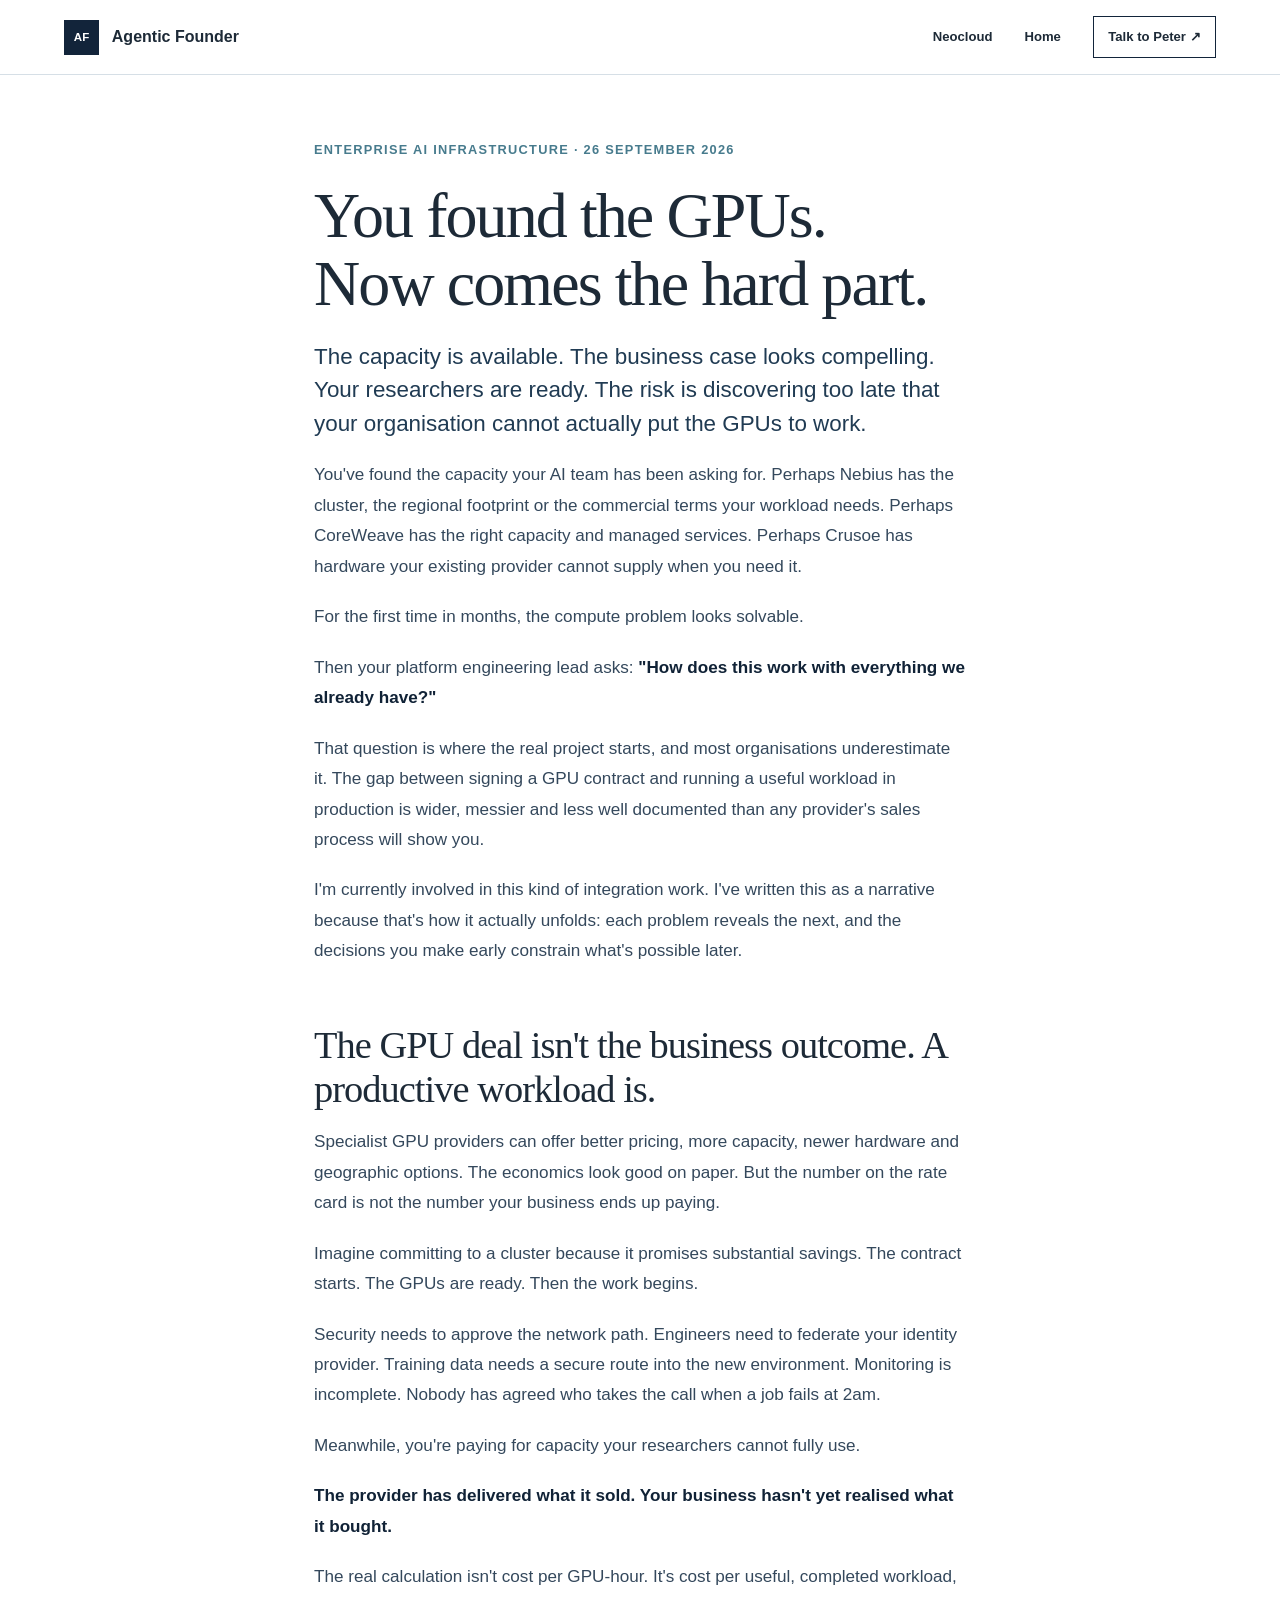
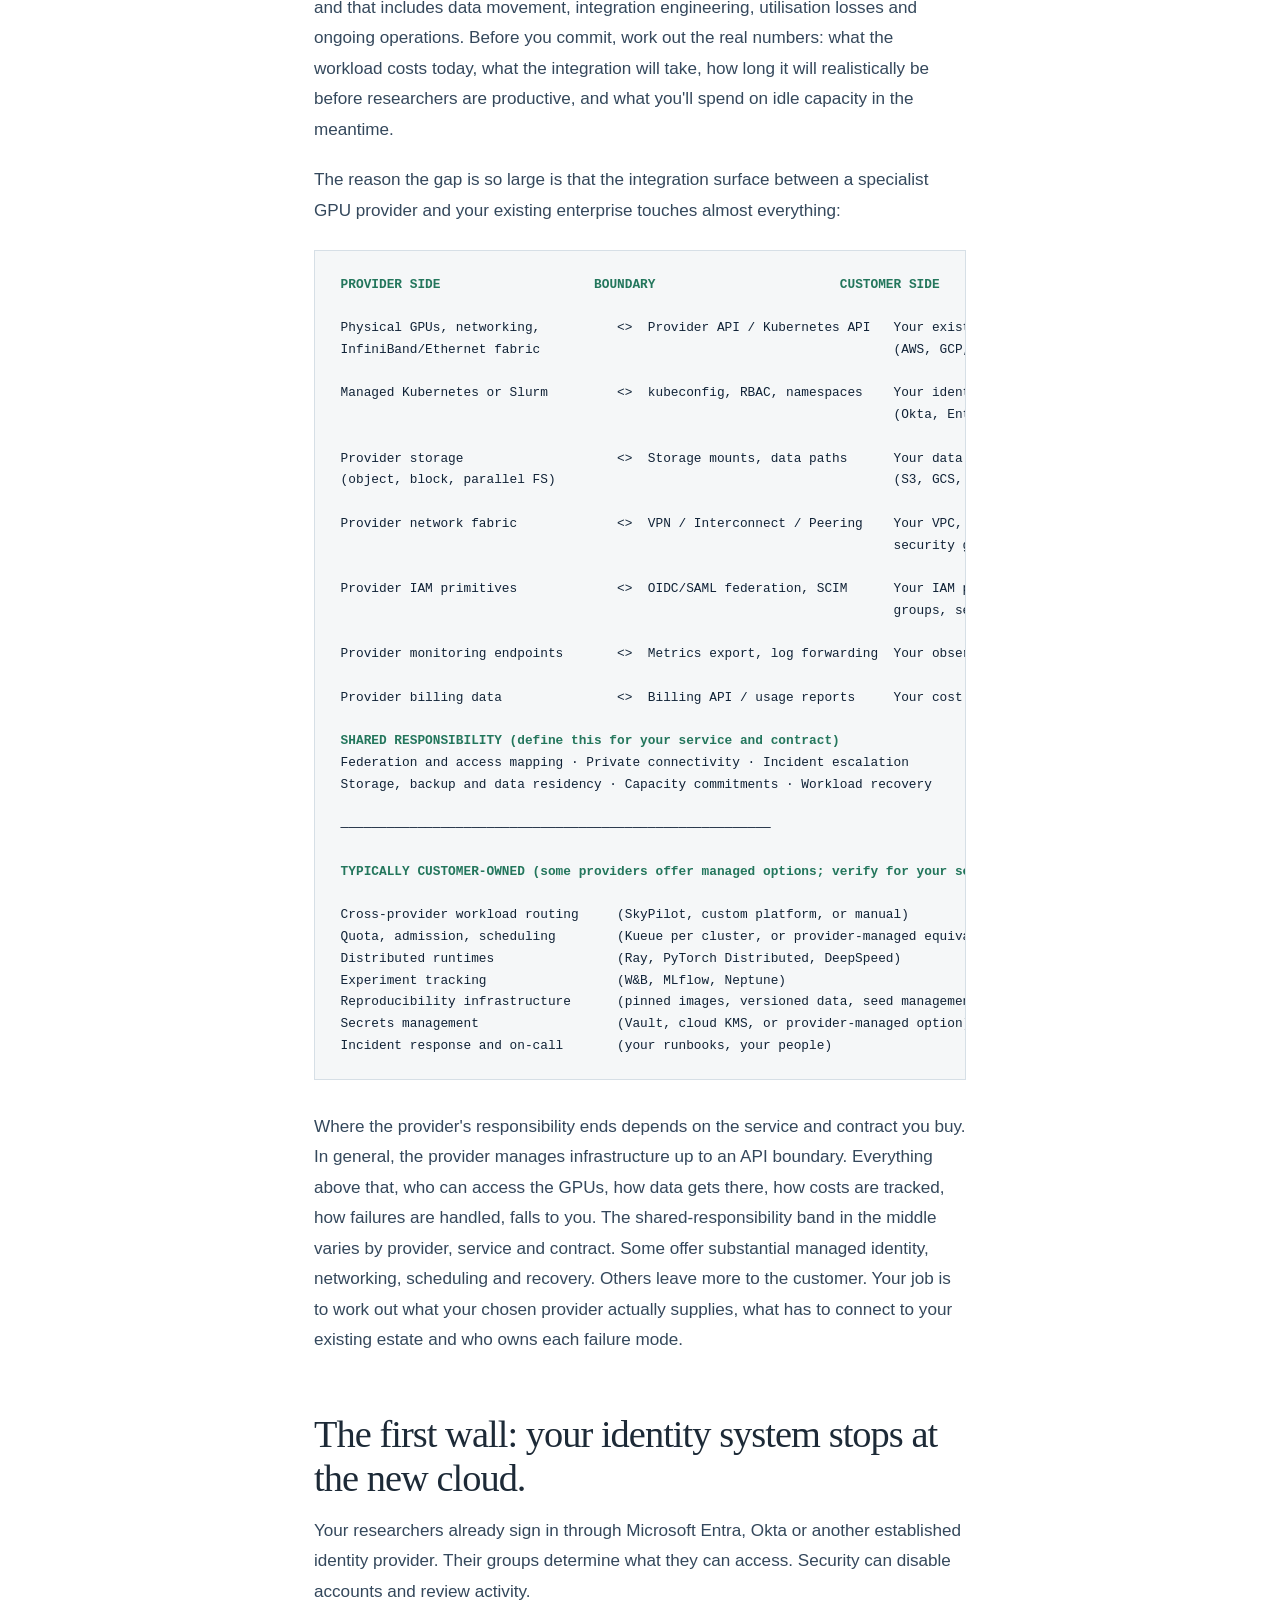
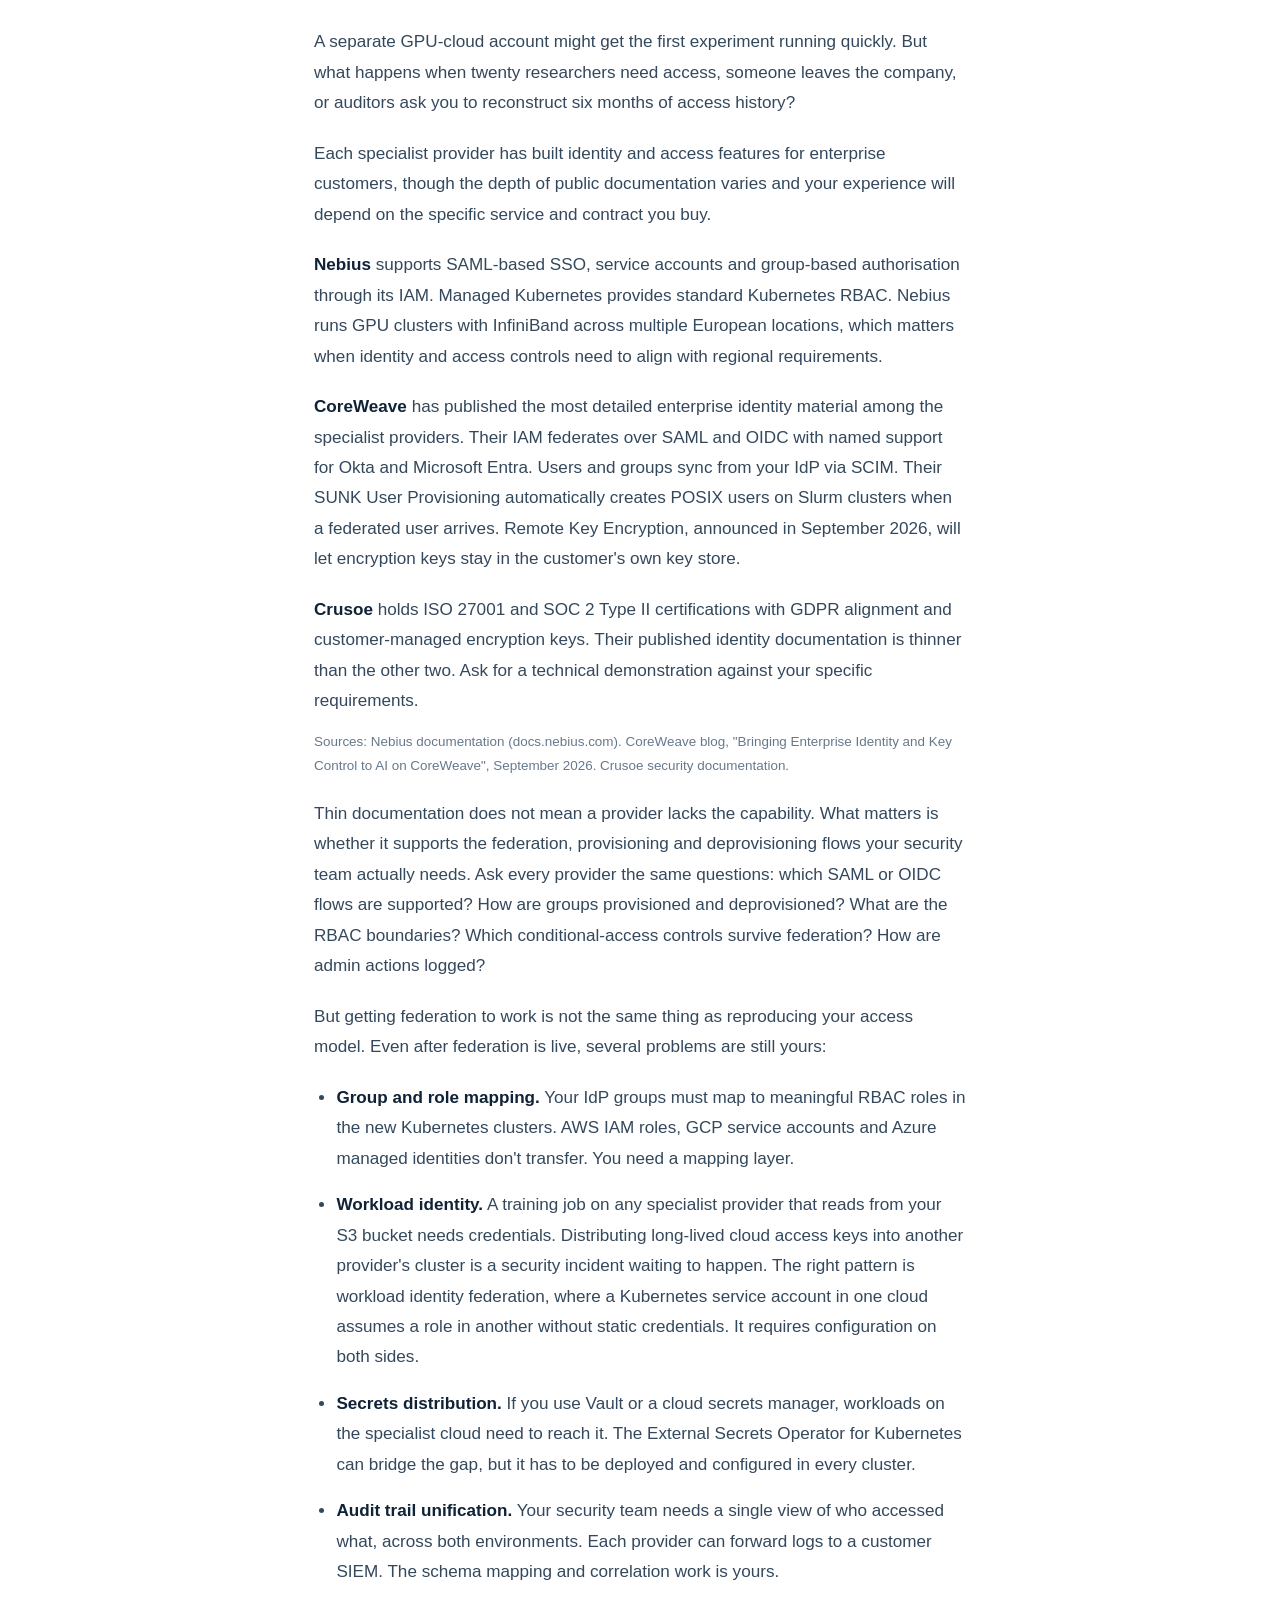
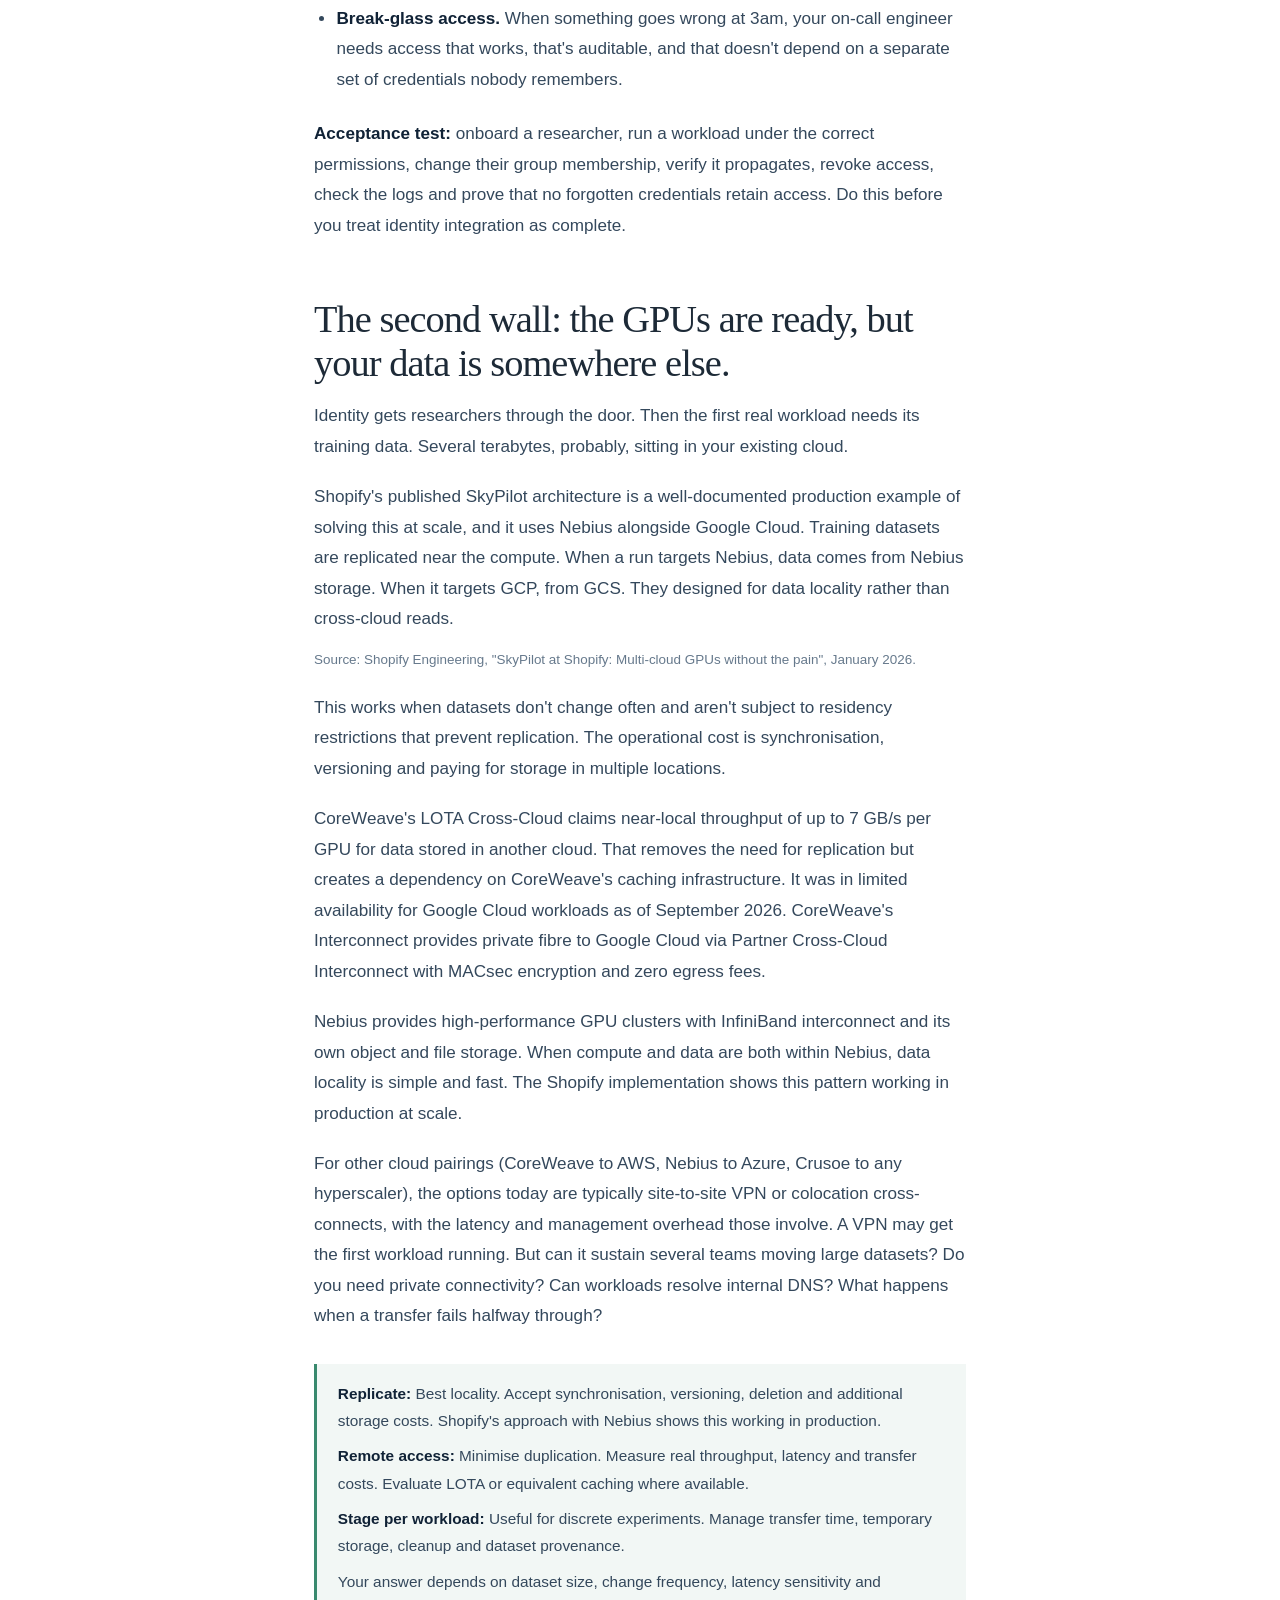
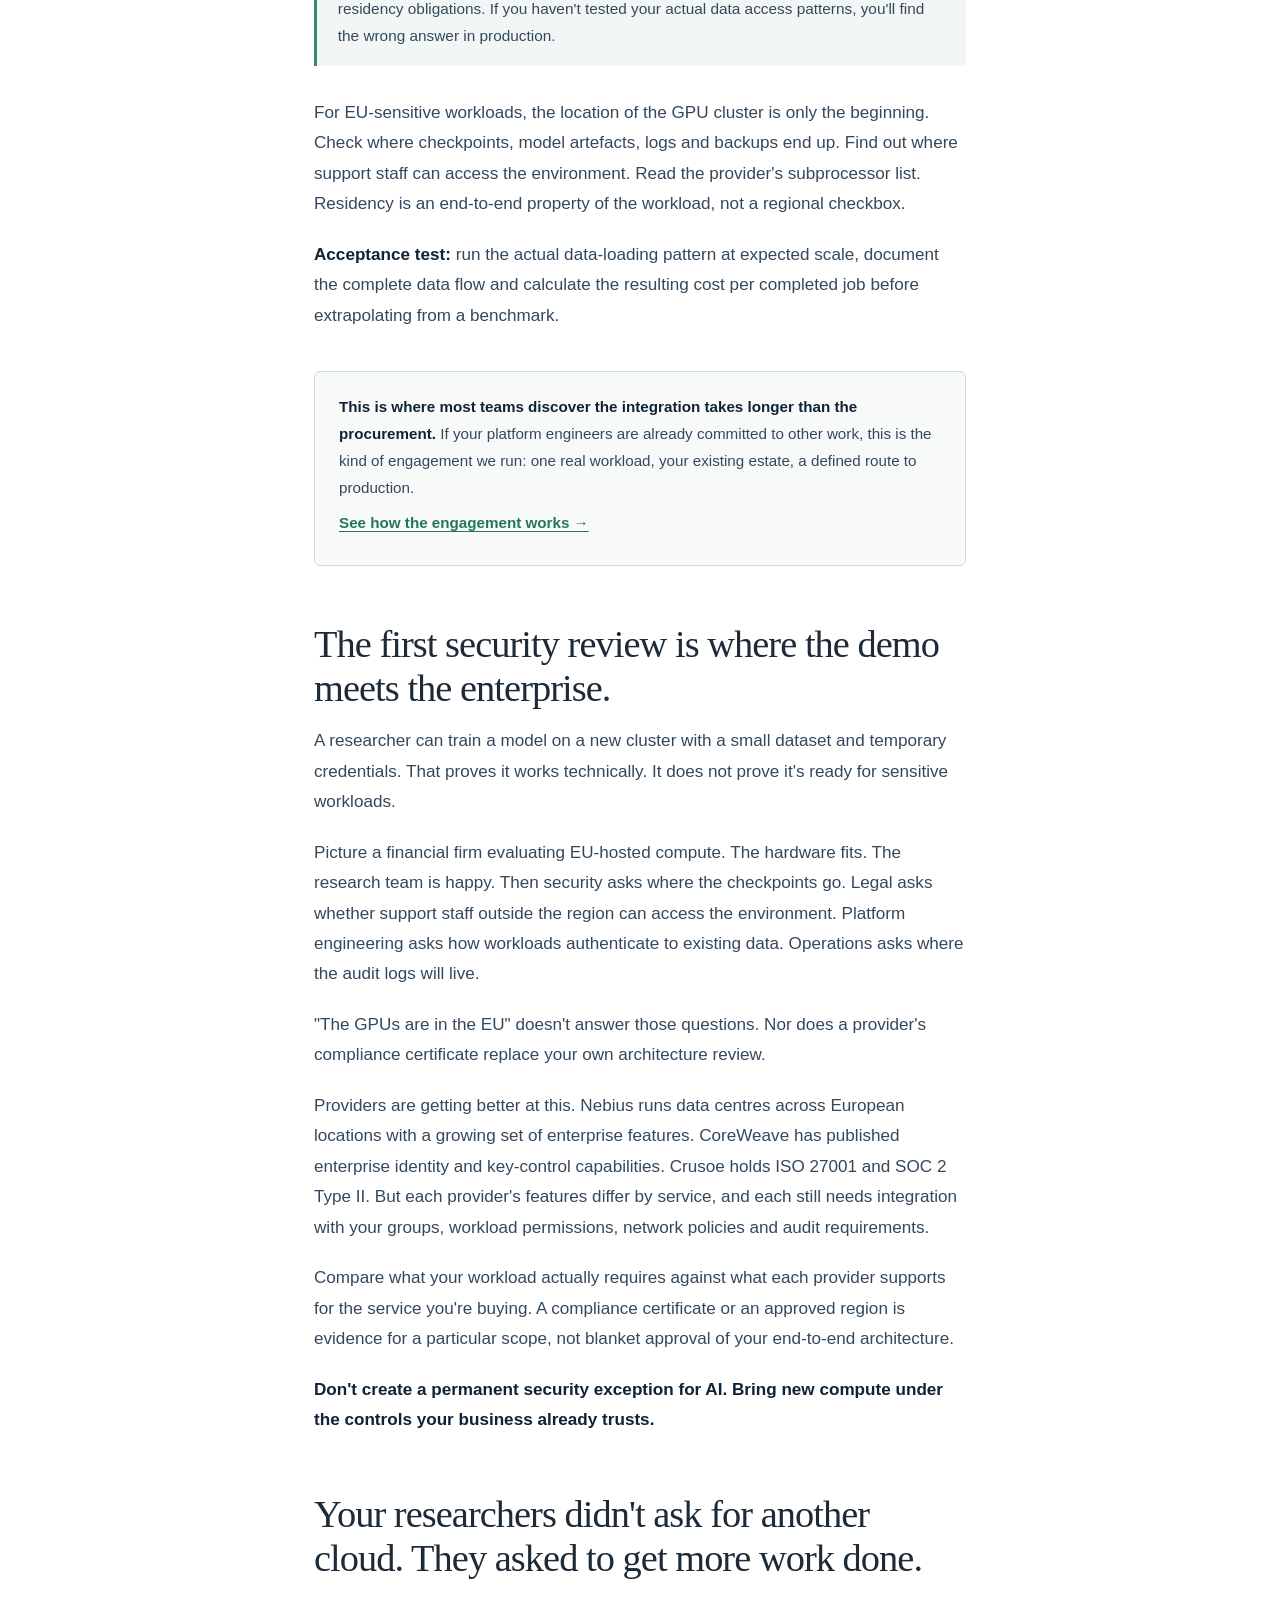
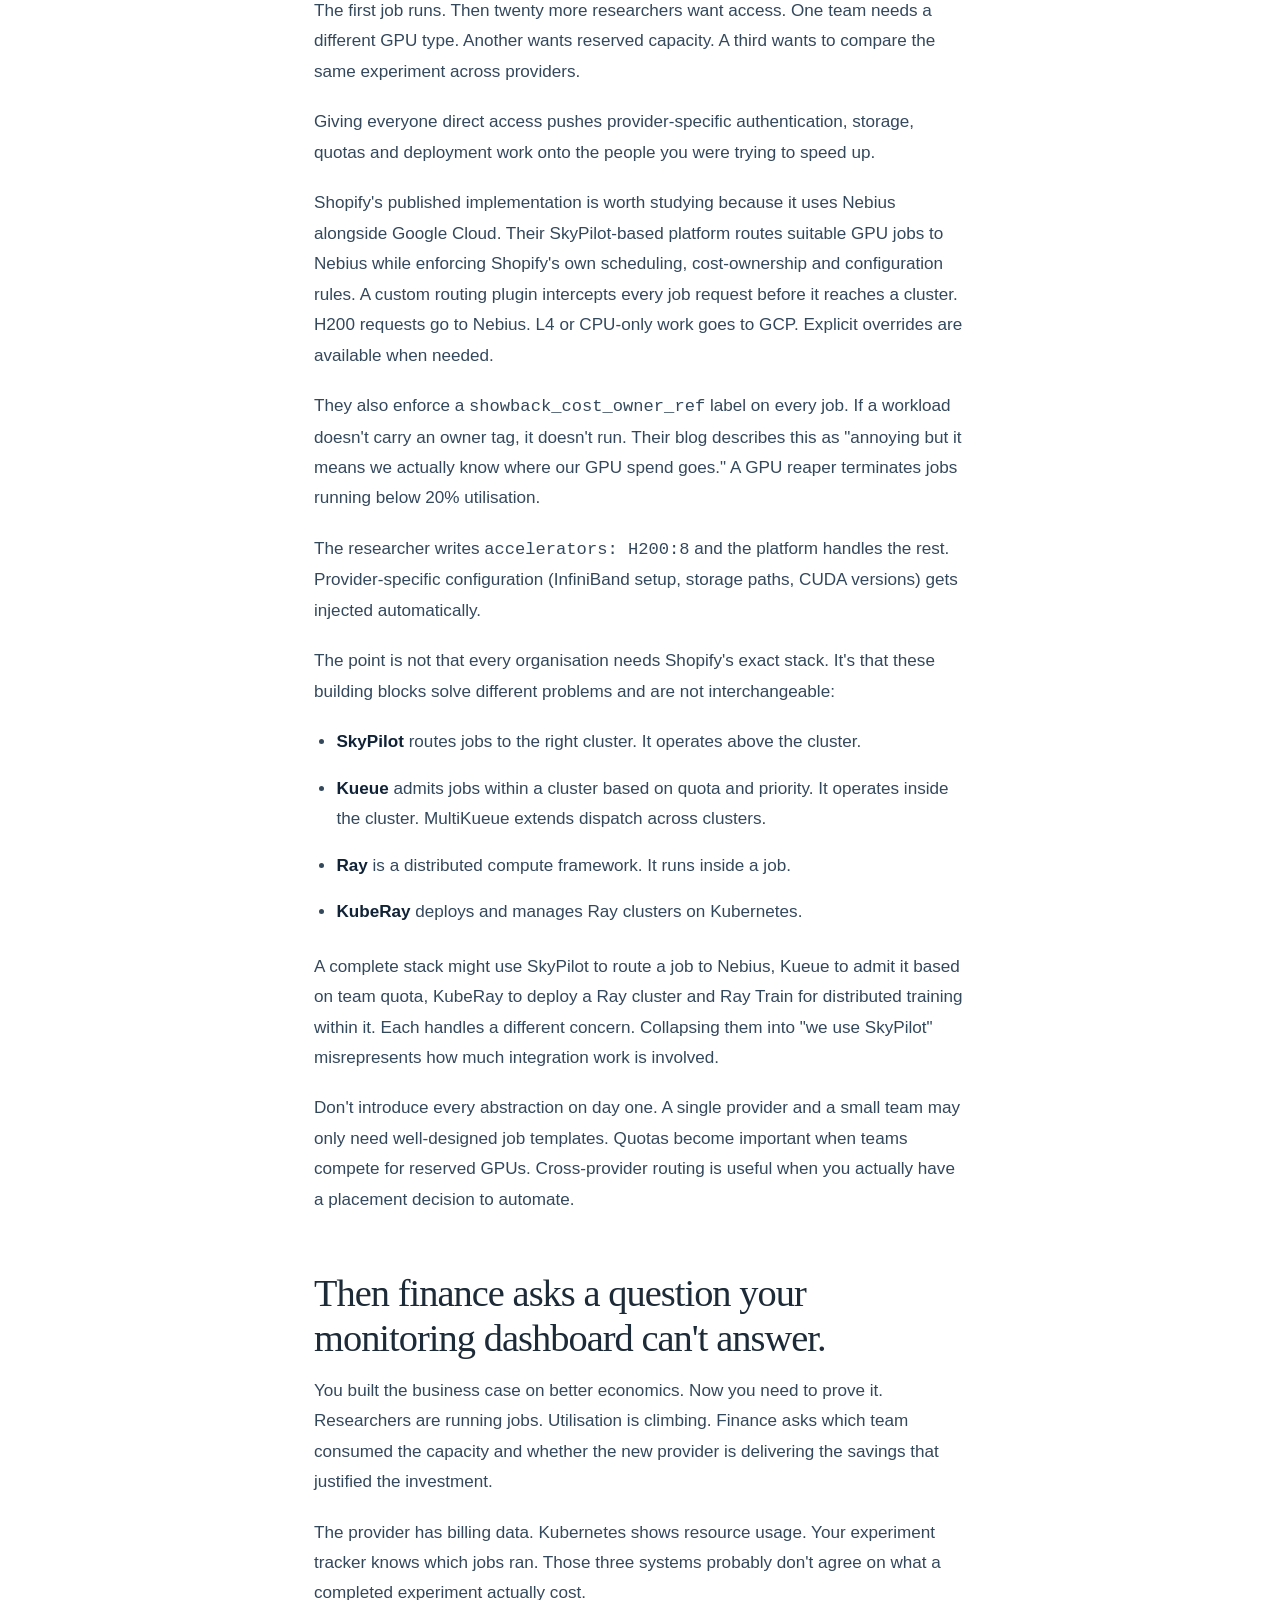
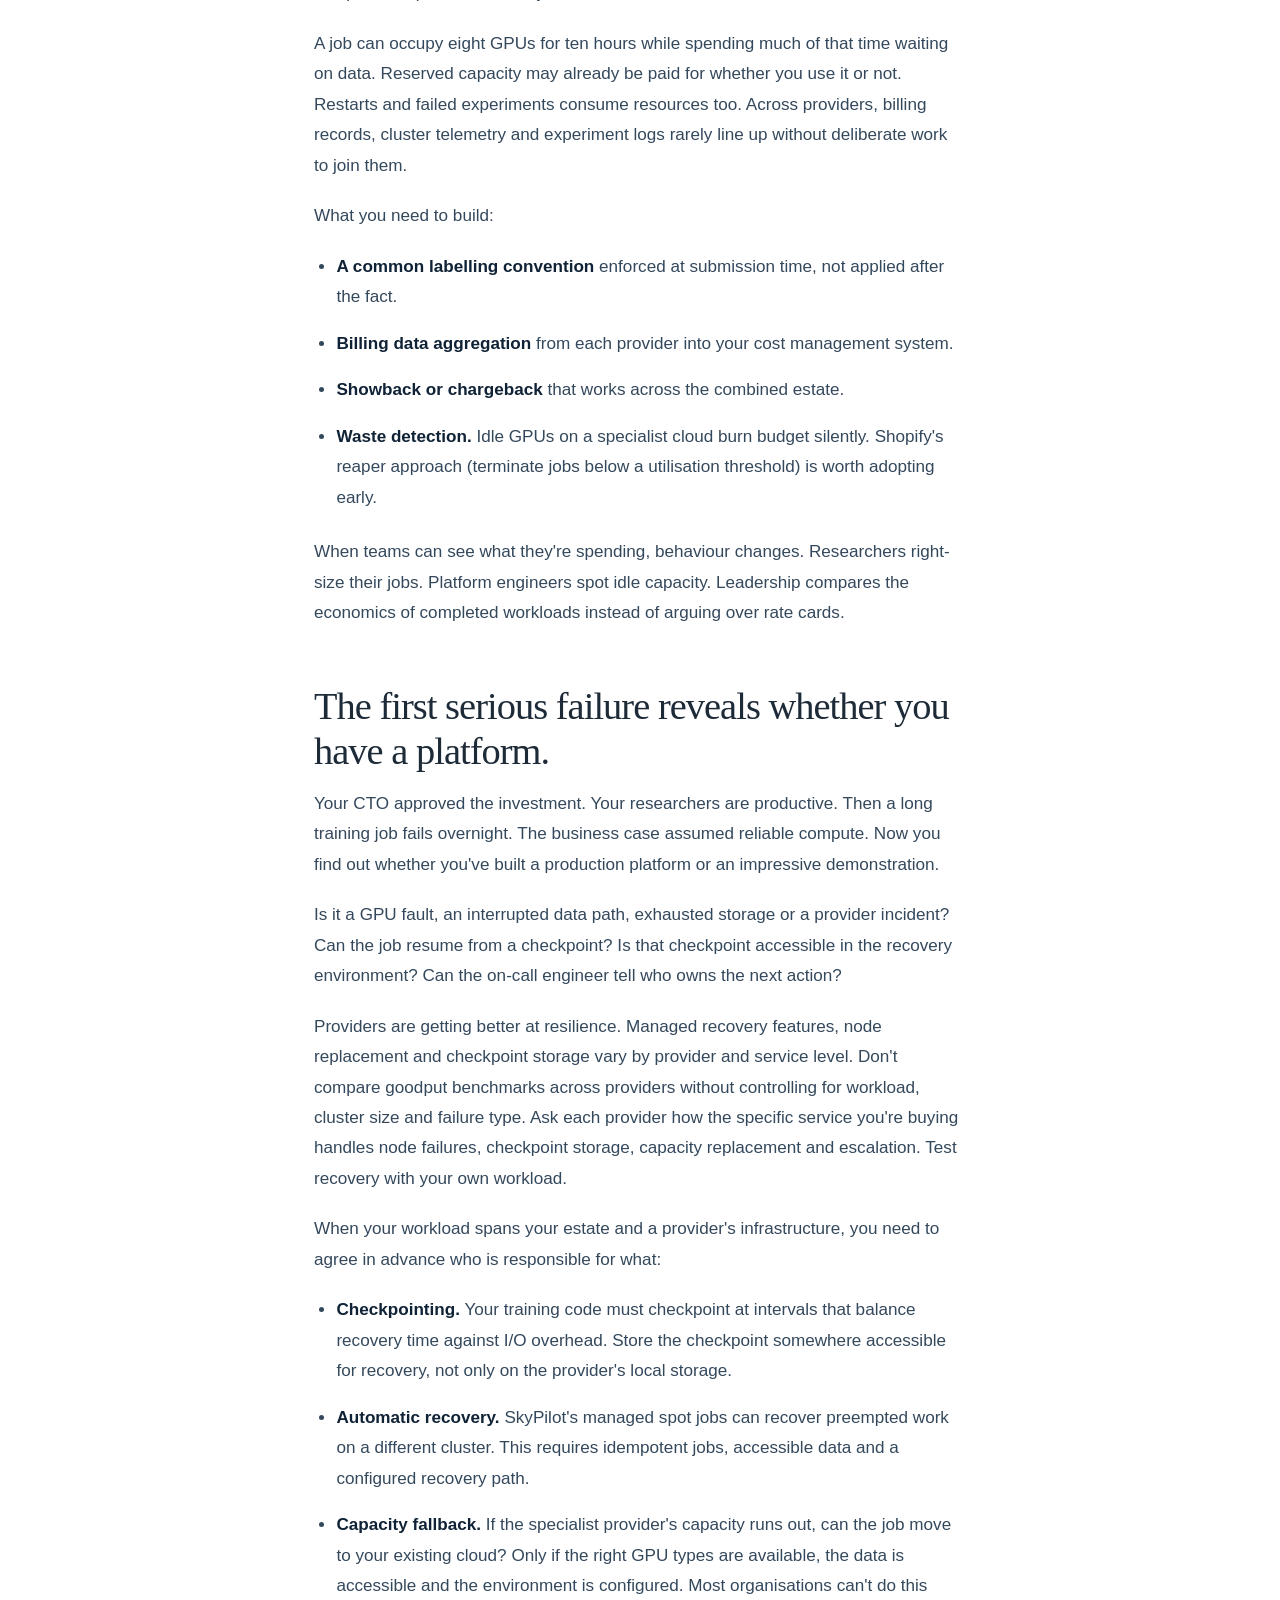
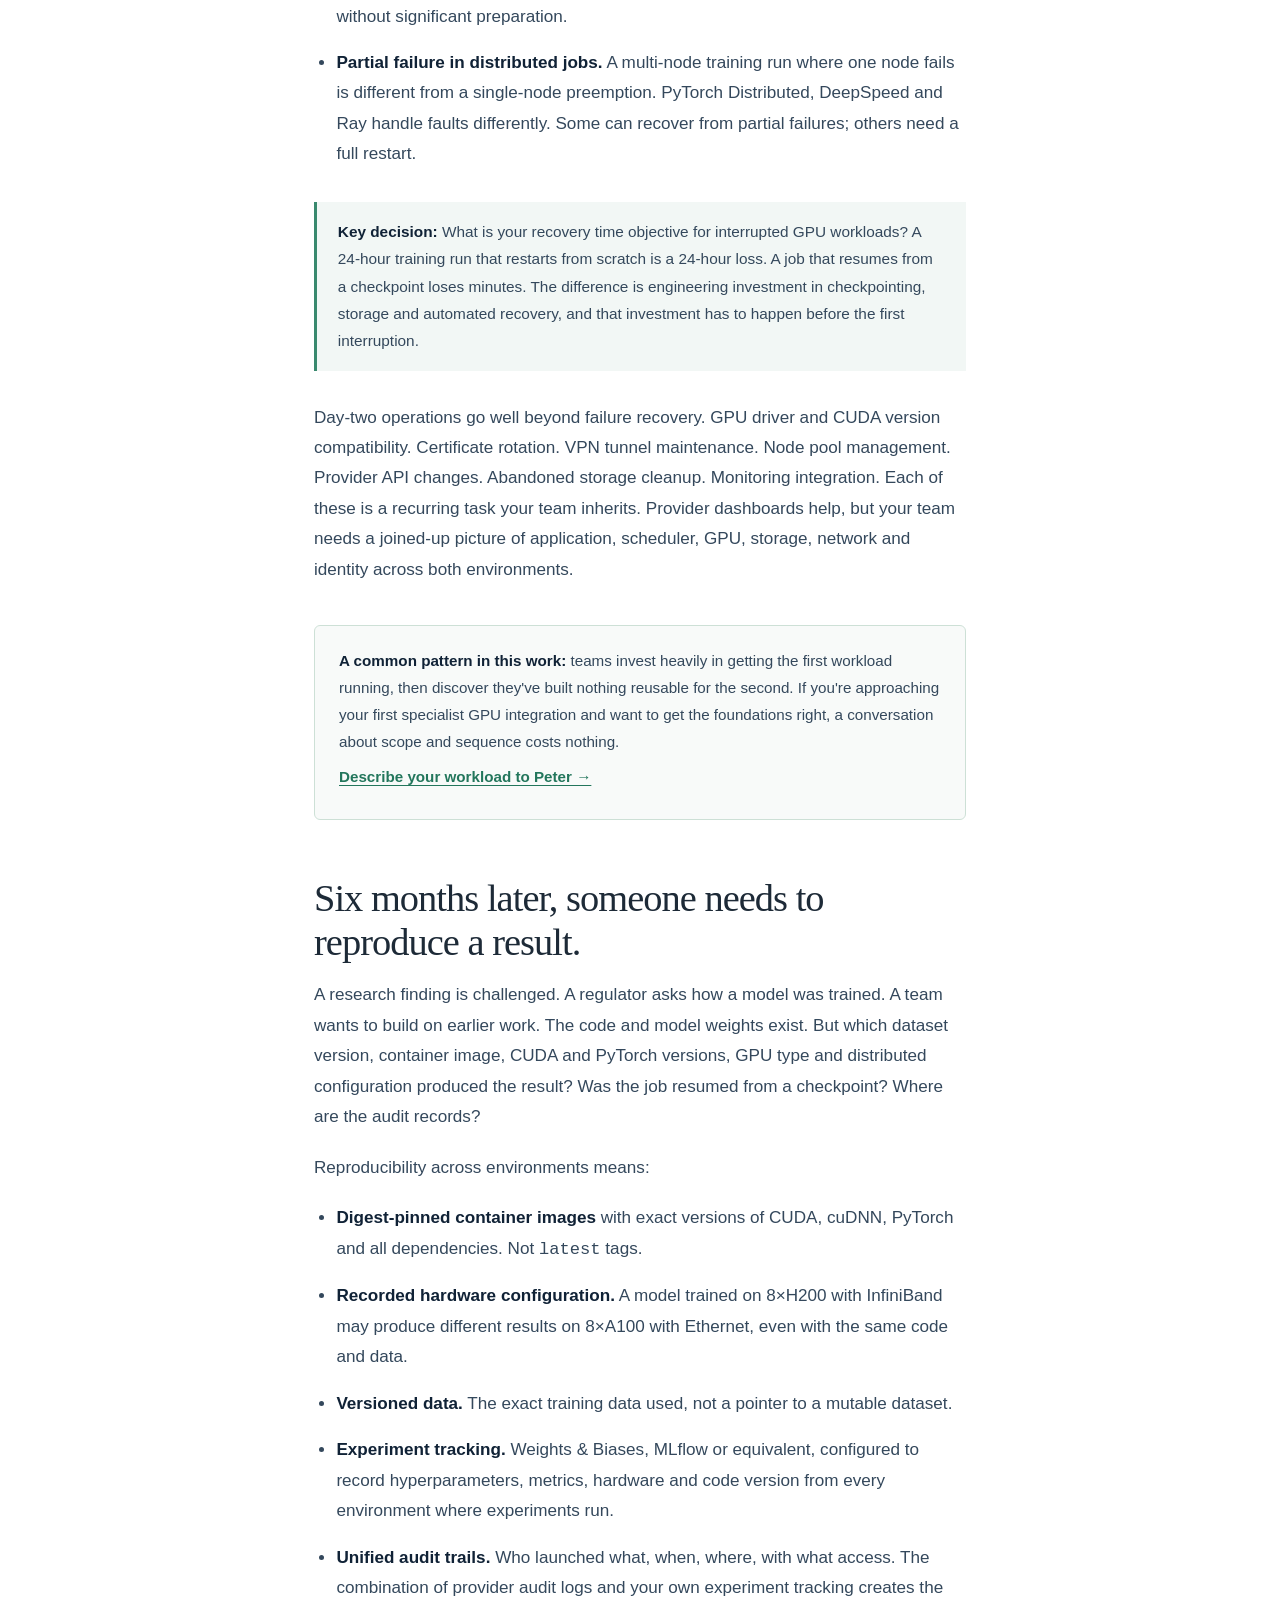
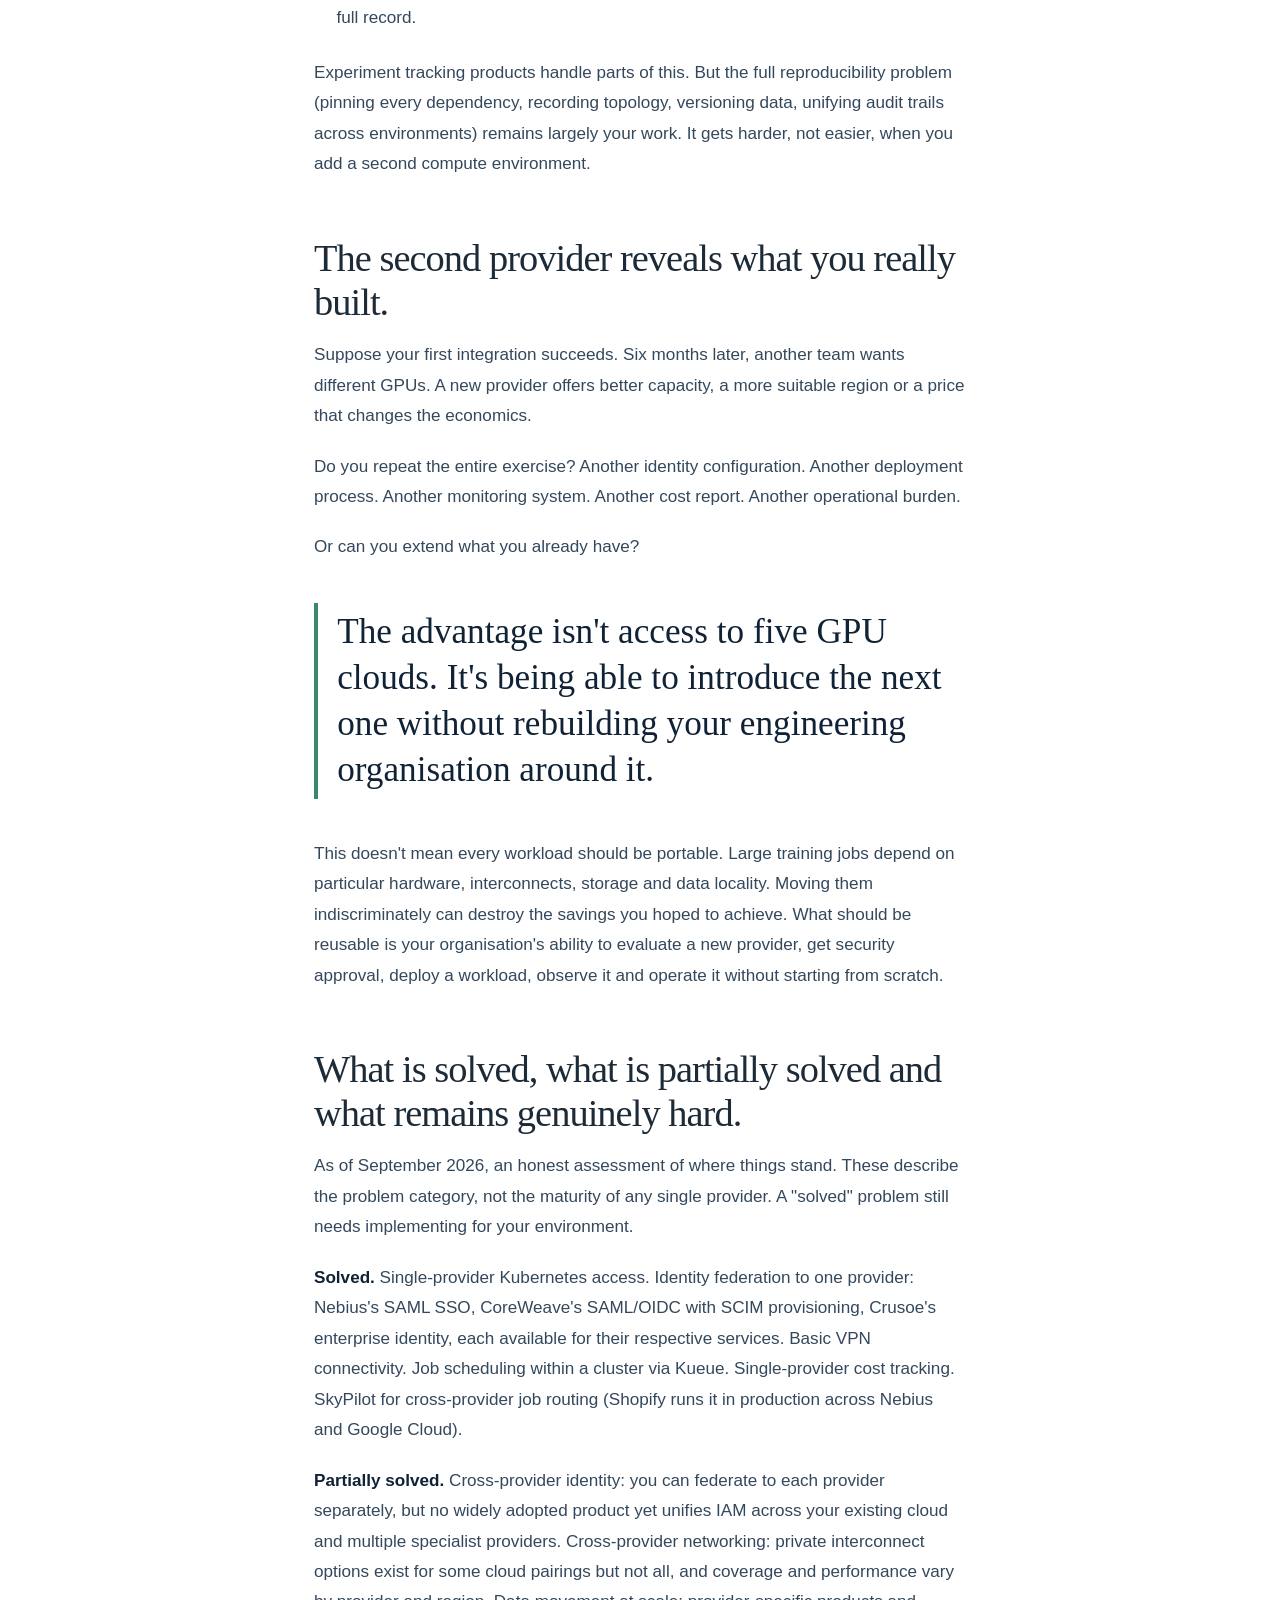
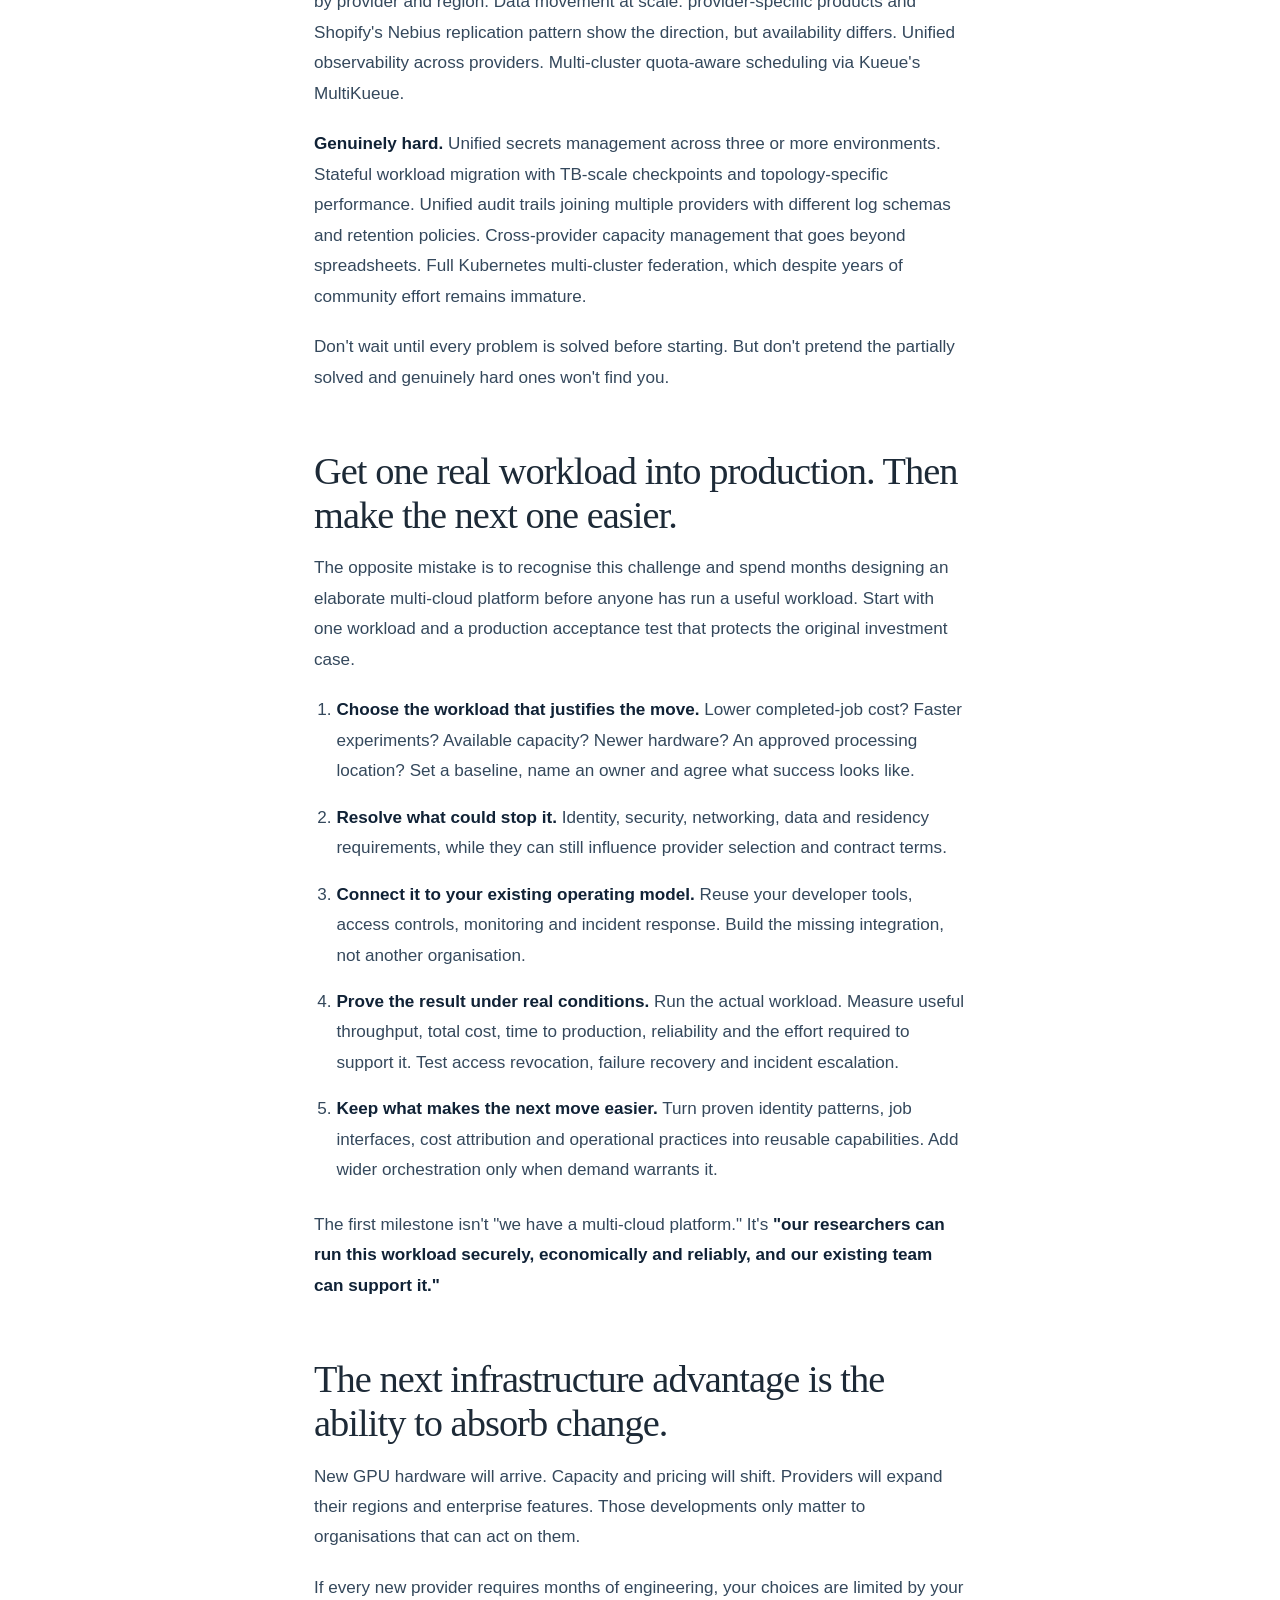
<file: neocloud/integration-surface.html>
<!doctype html><html lang="en-GB"><head><meta charset="utf-8"><meta name="viewport" content="width=device-width,initial-scale=1"><title>You Found the GPUs. Now Comes the Hard Part. | Agentic Founder</title><meta name="description" content="Buying specialist AI compute is easier than integrating it. The definitive enterprise guide to specialist GPU integration: identity, data, security, orchestration, cost, resilience and a practical path to production."><link rel="canonical" href="https://theagenticfounder.com/neocloud/integration-surface"><link rel="stylesheet" href="../style.css"><style>.article{max-width:780px;margin:auto;padding:64px 5% 80px}.article h1,.article h2,.article blockquote{font-family:Georgia,serif}.article h1{font-size:clamp(2.6rem,5vw,4.4rem);line-height:1.07;letter-spacing:-.03em;margin:0 0 1.3rem}.article h2{font-size:clamp(1.8rem,3vw,2.5rem);line-height:1.15;margin:3.5rem 0 1rem}.article p,.article li{font-size:1.07rem;line-height:1.78;color:#34485c}.article p{margin-bottom:1.25rem}.article strong{color:#102236}.article .lead{font-size:1.4rem;line-height:1.5;color:#203b53}.article .eyebrow{font-size:.8rem;text-transform:uppercase;letter-spacing:.1em;color:#477b8d}.article blockquote{font-size:clamp(1.5rem,3vw,2.2rem);line-height:1.3;border-left:4px solid #39896e;margin:2.5rem 0;padding:.4rem 1.2rem;color:#102236}.article .decision-box{background:#f2f7f5;border-left:3px solid #39896e;padding:1rem 1.3rem;margin:2rem 0}.article .decision-box p{margin-bottom:.5rem;font-size:.96rem}.article .decision-box p:last-child{margin-bottom:0}.article li{margin-bottom:1rem}.article .diagram{background:#f5f7f8;border:1px solid #d6dfe6;padding:1.4rem 1.6rem;margin:1.5rem 0 2rem;font-family:'DM Sans',monospace;font-size:.8rem;line-height:1.7;overflow-x:auto;white-space:pre;color:#102236}.article .diagram strong{color:#23765c}.article .source-note{font-size:.84rem;color:#66798c;margin-top:-.4rem;margin-bottom:1.3rem}.article .mid-cta{background:#f8faf9;border:1px solid #cde0d6;padding:1.3rem 1.5rem;margin:2.5rem 0;border-radius:6px}.article .mid-cta p{margin-bottom:.5rem;font-size:.95rem;color:#34485c}.article .mid-cta a{color:#23765c;font-weight:700;text-decoration:underline;text-underline-offset:3px}.article .conversion{background:#102236;padding:2rem;border-radius:8px;margin:4rem 0 2rem}.article .conversion h2{color:white;margin:0 0 1rem}.article .conversion p{color:#e1eaf1}.article .conversion .action{display:inline-block;background:white;color:#102236;font-weight:bold;padding:.85rem 1.2rem;text-decoration:none;border-radius:4px}.article .conversion small{color:#c1d2df}.article .sources{font-size:.84rem;color:#66798c}.article a{color:#23765c}.article .conversion a{color:#102236}.article ol{margin:0 0 1.5rem 1.4rem;padding:0}.article ul{margin:0 0 1.5rem 1.4rem;padding:0}@media(max-width:600px){.article{padding:38px 6% 60px}.article .conversion{padding:1.4rem}.article .diagram{font-size:.7rem;padding:1rem}}</style><script type="application/ld+json">{"@context":"https://schema.org","@type":"Article","headline":"You Found the GPUs. Now Comes the Hard Part.","author":{"@type":"Person","name":"Peter Idah"},"datePublished":"2026-09-26","publisher":{"@type":"Organization","name":"Agentic Founder"}}</script></head><body><a class="skip" href="#main">Skip to content</a><nav class="nav"><div class="wrap nav-inner"><a class="brand" href="/"><span class="brand-mark">AF</span>Agentic Founder</a><div class="nav-links"><a href="/neocloud/">Neocloud</a><a href="/">Home</a></div><a class="nav-cta" href="mailto:peter@theagenticfounder.com?subject=Neocloud%20integration">Talk to Peter &#8599;</a></div></nav><main id="main"><article class="article"><p class="eyebrow">Enterprise AI infrastructure · 26 September 2026</p>

<h1>You found the GPUs.<br>Now comes the hard part.</h1>

<p class="lead">The capacity is available. The business case looks compelling. Your researchers are ready. The risk is discovering too late that your organisation cannot actually put the GPUs to work.</p>

<p>You've found the capacity your AI team has been asking for. Perhaps Nebius has the cluster, the regional footprint or the commercial terms your workload needs. Perhaps CoreWeave has the right capacity and managed services. Perhaps Crusoe has hardware your existing provider cannot supply when you need it.</p>

<p>For the first time in months, the compute problem looks solvable.</p>

<p>Then your platform engineering lead asks: <strong>"How does this work with everything we already have?"</strong></p>

<p>That question is where the real project starts, and most organisations underestimate it. The gap between signing a GPU contract and running a useful workload in production is wider, messier and less well documented than any provider's sales process will show you.</p>

<p>I'm currently involved in this kind of integration work. I've written this as a narrative because that's how it actually unfolds: each problem reveals the next, and the decisions you make early constrain what's possible later.</p>

<h2>The GPU deal isn't the business outcome. A productive workload is.</h2>

<p>Specialist GPU providers can offer better pricing, more capacity, newer hardware and geographic options. The economics look good on paper. But the number on the rate card is not the number your business ends up paying.</p>

<p>Imagine committing to a cluster because it promises substantial savings. The contract starts. The GPUs are ready. Then the work begins.</p>

<p>Security needs to approve the network path. Engineers need to federate your identity provider. Training data needs a secure route into the new environment. Monitoring is incomplete. Nobody has agreed who takes the call when a job fails at 2am.</p>

<p>Meanwhile, you're paying for capacity your researchers cannot fully use.</p>

<p><strong>The provider has delivered what it sold. Your business hasn't yet realised what it bought.</strong></p>

<p>The real calculation isn't cost per GPU-hour. It's cost per useful, completed workload, and that includes data movement, integration engineering, utilisation losses and ongoing operations. Before you commit, work out the real numbers: what the workload costs today, what the integration will take, how long it will realistically be before researchers are productive, and what you'll spend on idle capacity in the meantime.</p>

<p>The reason the gap is so large is that the integration surface between a specialist GPU provider and your existing enterprise touches almost everything:</p>

<div class="diagram" role="group" aria-label="Enterprise integration boundary"><strong>PROVIDER SIDE</strong>                    <strong>BOUNDARY</strong>                        <strong>CUSTOMER SIDE</strong>

Physical GPUs, networking,          &lt;&gt;  Provider API / Kubernetes API   Your existing cloud estate
InfiniBand/Ethernet fabric                                              (AWS, GCP, Azure)

Managed Kubernetes or Slurm         &lt;&gt;  kubeconfig, RBAC, namespaces    Your identity provider
                                                                        (Okta, Entra ID, etc.)

Provider storage                    &lt;&gt;  Storage mounts, data paths      Your data platform
(object, block, parallel FS)                                            (S3, GCS, on-prem NAS)

Provider network fabric             &lt;&gt;  VPN / Interconnect / Peering    Your VPC, firewalls,
                                                                        security groups, DNS

Provider IAM primitives             &lt;&gt;  OIDC/SAML federation, SCIM      Your IAM policies,
                                                                        groups, service accounts

Provider monitoring endpoints       &lt;&gt;  Metrics export, log forwarding  Your observability stack

Provider billing data               &lt;&gt;  Billing API / usage reports     Your cost management

<strong>SHARED RESPONSIBILITY (define this for your service and contract)</strong>
Federation and access mapping · Private connectivity · Incident escalation
Storage, backup and data residency · Capacity commitments · Workload recovery

————————————————————————————————————————————————————————

<strong>TYPICALLY CUSTOMER-OWNED (some providers offer managed options; verify for your service)</strong>

Cross-provider workload routing     (SkyPilot, custom platform, or manual)
Quota, admission, scheduling        (Kueue per cluster, or provider-managed equivalent)
Distributed runtimes                (Ray, PyTorch Distributed, DeepSpeed)
Experiment tracking                 (W&amp;B, MLflow, Neptune)
Reproducibility infrastructure      (pinned images, versioned data, seed management)
Secrets management                  (Vault, cloud KMS, or provider-managed option)
Incident response and on-call       (your runbooks, your people)</div>

<p>Where the provider's responsibility ends depends on the service and contract you buy. In general, the provider manages infrastructure up to an API boundary. Everything above that, who can access the GPUs, how data gets there, how costs are tracked, how failures are handled, falls to you. The shared-responsibility band in the middle varies by provider, service and contract. Some offer substantial managed identity, networking, scheduling and recovery. Others leave more to the customer. Your job is to work out what your chosen provider actually supplies, what has to connect to your existing estate and who owns each failure mode.</p>

<h2>The first wall: your identity system stops at the new cloud.</h2>

<p>Your researchers already sign in through Microsoft Entra, Okta or another established identity provider. Their groups determine what they can access. Security can disable accounts and review activity.</p>

<p>A separate GPU-cloud account might get the first experiment running quickly. But what happens when twenty researchers need access, someone leaves the company, or auditors ask you to reconstruct six months of access history?</p>

<p>Each specialist provider has built identity and access features for enterprise customers, though the depth of public documentation varies and your experience will depend on the specific service and contract you buy.</p>

<p><strong>Nebius</strong> supports SAML-based SSO, service accounts and group-based authorisation through its IAM. Managed Kubernetes provides standard Kubernetes RBAC. Nebius runs GPU clusters with InfiniBand across multiple European locations, which matters when identity and access controls need to align with regional requirements.</p>

<p><strong>CoreWeave</strong> has published the most detailed enterprise identity material among the specialist providers. Their IAM federates over SAML and OIDC with named support for Okta and Microsoft Entra. Users and groups sync from your IdP via SCIM. Their SUNK User Provisioning automatically creates POSIX users on Slurm clusters when a federated user arrives. Remote Key Encryption, announced in September 2026, will let encryption keys stay in the customer's own key store.</p>

<p><strong>Crusoe</strong> holds ISO 27001 and SOC 2 Type II certifications with GDPR alignment and customer-managed encryption keys. Their published identity documentation is thinner than the other two. Ask for a technical demonstration against your specific requirements.</p>

<p class="source-note">Sources: Nebius documentation (docs.nebius.com). CoreWeave blog, "Bringing Enterprise Identity and Key Control to AI on CoreWeave", September 2026. Crusoe security documentation.</p>

<p>Thin documentation does not mean a provider lacks the capability. What matters is whether it supports the federation, provisioning and deprovisioning flows your security team actually needs. Ask every provider the same questions: which SAML or OIDC flows are supported? How are groups provisioned and deprovisioned? What are the RBAC boundaries? Which conditional-access controls survive federation? How are admin actions logged?</p>

<p>But getting federation to work is not the same thing as reproducing your access model. Even after federation is live, several problems are still yours:</p>

<ul>
<li><strong>Group and role mapping.</strong> Your IdP groups must map to meaningful RBAC roles in the new Kubernetes clusters. AWS IAM roles, GCP service accounts and Azure managed identities don't transfer. You need a mapping layer.</li>
<li><strong>Workload identity.</strong> A training job on any specialist provider that reads from your S3 bucket needs credentials. Distributing long-lived cloud access keys into another provider's cluster is a security incident waiting to happen. The right pattern is workload identity federation, where a Kubernetes service account in one cloud assumes a role in another without static credentials. It requires configuration on both sides.</li>
<li><strong>Secrets distribution.</strong> If you use Vault or a cloud secrets manager, workloads on the specialist cloud need to reach it. The External Secrets Operator for Kubernetes can bridge the gap, but it has to be deployed and configured in every cluster.</li>
<li><strong>Audit trail unification.</strong> Your security team needs a single view of who accessed what, across both environments. Each provider can forward logs to a customer SIEM. The schema mapping and correlation work is yours.</li>
<li><strong>Break-glass access.</strong> When something goes wrong at 3am, your on-call engineer needs access that works, that's auditable, and that doesn't depend on a separate set of credentials nobody remembers.</li>
</ul>

<p><strong>Acceptance test:</strong> onboard a researcher, run a workload under the correct permissions, change their group membership, verify it propagates, revoke access, check the logs and prove that no forgotten credentials retain access. Do this before you treat identity integration as complete.</p>

<h2>The second wall: the GPUs are ready, but your data is somewhere else.</h2>

<p>Identity gets researchers through the door. Then the first real workload needs its training data. Several terabytes, probably, sitting in your existing cloud.</p>

<p>Shopify's published SkyPilot architecture is a well-documented production example of solving this at scale, and it uses Nebius alongside Google Cloud. Training datasets are replicated near the compute. When a run targets Nebius, data comes from Nebius storage. When it targets GCP, from GCS. They designed for data locality rather than cross-cloud reads.</p>

<p class="source-note">Source: Shopify Engineering, "SkyPilot at Shopify: Multi-cloud GPUs without the pain", January 2026.</p>

<p>This works when datasets don't change often and aren't subject to residency restrictions that prevent replication. The operational cost is synchronisation, versioning and paying for storage in multiple locations.</p>

<p>CoreWeave's LOTA Cross-Cloud claims near-local throughput of up to 7 GB/s per GPU for data stored in another cloud. That removes the need for replication but creates a dependency on CoreWeave's caching infrastructure. It was in limited availability for Google Cloud workloads as of September 2026. CoreWeave's Interconnect provides private fibre to Google Cloud via Partner Cross-Cloud Interconnect with MACsec encryption and zero egress fees.</p>

<p>Nebius provides high-performance GPU clusters with InfiniBand interconnect and its own object and file storage. When compute and data are both within Nebius, data locality is simple and fast. The Shopify implementation shows this pattern working in production at scale.</p>

<p>For other cloud pairings (CoreWeave to AWS, Nebius to Azure, Crusoe to any hyperscaler), the options today are typically site-to-site VPN or colocation cross-connects, with the latency and management overhead those involve. A VPN may get the first workload running. But can it sustain several teams moving large datasets? Do you need private connectivity? Can workloads resolve internal DNS? What happens when a transfer fails halfway through?</p>

<div class="decision-box">
<p><strong>Replicate:</strong> Best locality. Accept synchronisation, versioning, deletion and additional storage costs. Shopify's approach with Nebius shows this working in production.</p>
<p><strong>Remote access:</strong> Minimise duplication. Measure real throughput, latency and transfer costs. Evaluate LOTA or equivalent caching where available.</p>
<p><strong>Stage per workload:</strong> Useful for discrete experiments. Manage transfer time, temporary storage, cleanup and dataset provenance.</p>
<p>Your answer depends on dataset size, change frequency, latency sensitivity and residency obligations. If you haven't tested your actual data access patterns, you'll find the wrong answer in production.</p>
</div>

<p>For EU-sensitive workloads, the location of the GPU cluster is only the beginning. Check where checkpoints, model artefacts, logs and backups end up. Find out where support staff can access the environment. Read the provider's subprocessor list. Residency is an end-to-end property of the workload, not a regional checkbox.</p>

<p><strong>Acceptance test:</strong> run the actual data-loading pattern at expected scale, document the complete data flow and calculate the resulting cost per completed job before extrapolating from a benchmark.</p>

<div class="mid-cta">
<p><strong>This is where most teams discover the integration takes longer than the procurement.</strong> If your platform engineers are already committed to other work, this is the kind of engagement we run: one real workload, your existing estate, a defined route to production.</p>
<p><a href="/neocloud/">See how the engagement works &#8594;</a></p>
</div>

<h2>The first security review is where the demo meets the enterprise.</h2>

<p>A researcher can train a model on a new cluster with a small dataset and temporary credentials. That proves it works technically. It does not prove it's ready for sensitive workloads.</p>

<p>Picture a financial firm evaluating EU-hosted compute. The hardware fits. The research team is happy. Then security asks where the checkpoints go. Legal asks whether support staff outside the region can access the environment. Platform engineering asks how workloads authenticate to existing data. Operations asks where the audit logs will live.</p>

<p>"The GPUs are in the EU" doesn't answer those questions. Nor does a provider's compliance certificate replace your own architecture review.</p>

<p>Providers are getting better at this. Nebius runs data centres across European locations with a growing set of enterprise features. CoreWeave has published enterprise identity and key-control capabilities. Crusoe holds ISO 27001 and SOC 2 Type II. But each provider's features differ by service, and each still needs integration with your groups, workload permissions, network policies and audit requirements.</p>

<p>Compare what your workload actually requires against what each provider supports for the service you're buying. A compliance certificate or an approved region is evidence for a particular scope, not blanket approval of your end-to-end architecture.</p>

<p><strong>Don't create a permanent security exception for AI. Bring new compute under the controls your business already trusts.</strong></p>

<h2>Your researchers didn't ask for another cloud. They asked to get more work done.</h2>

<p>The first job runs. Then twenty more researchers want access. One team needs a different GPU type. Another wants reserved capacity. A third wants to compare the same experiment across providers.</p>

<p>Giving everyone direct access pushes provider-specific authentication, storage, quotas and deployment work onto the people you were trying to speed up.</p>

<p>Shopify's published implementation is worth studying because it uses Nebius alongside Google Cloud. Their SkyPilot-based platform routes suitable GPU jobs to Nebius while enforcing Shopify's own scheduling, cost-ownership and configuration rules. A custom routing plugin intercepts every job request before it reaches a cluster. H200 requests go to Nebius. L4 or CPU-only work goes to GCP. Explicit overrides are available when needed.</p>

<p>They also enforce a <code>showback_cost_owner_ref</code> label on every job. If a workload doesn't carry an owner tag, it doesn't run. Their blog describes this as "annoying but it means we actually know where our GPU spend goes." A GPU reaper terminates jobs running below 20% utilisation.</p>

<p>The researcher writes <code>accelerators: H200:8</code> and the platform handles the rest. Provider-specific configuration (InfiniBand setup, storage paths, CUDA versions) gets injected automatically.</p>

<p>The point is not that every organisation needs Shopify's exact stack. It's that these building blocks solve different problems and are not interchangeable:</p>

<ul>
<li><strong>SkyPilot</strong> routes jobs to the right cluster. It operates above the cluster.</li>
<li><strong>Kueue</strong> admits jobs within a cluster based on quota and priority. It operates inside the cluster. MultiKueue extends dispatch across clusters.</li>
<li><strong>Ray</strong> is a distributed compute framework. It runs inside a job.</li>
<li><strong>KubeRay</strong> deploys and manages Ray clusters on Kubernetes.</li>
</ul>

<p>A complete stack might use SkyPilot to route a job to Nebius, Kueue to admit it based on team quota, KubeRay to deploy a Ray cluster and Ray Train for distributed training within it. Each handles a different concern. Collapsing them into "we use SkyPilot" misrepresents how much integration work is involved.</p>

<p>Don't introduce every abstraction on day one. A single provider and a small team may only need well-designed job templates. Quotas become important when teams compete for reserved GPUs. Cross-provider routing is useful when you actually have a placement decision to automate.</p>

<h2>Then finance asks a question your monitoring dashboard can't answer.</h2>

<p>You built the business case on better economics. Now you need to prove it. Researchers are running jobs. Utilisation is climbing. Finance asks which team consumed the capacity and whether the new provider is delivering the savings that justified the investment.</p>

<p>The provider has billing data. Kubernetes shows resource usage. Your experiment tracker knows which jobs ran. Those three systems probably don't agree on what a completed experiment actually cost.</p>

<p>A job can occupy eight GPUs for ten hours while spending much of that time waiting on data. Reserved capacity may already be paid for whether you use it or not. Restarts and failed experiments consume resources too. Across providers, billing records, cluster telemetry and experiment logs rarely line up without deliberate work to join them.</p>

<p>What you need to build:</p>

<ul>
<li><strong>A common labelling convention</strong> enforced at submission time, not applied after the fact.</li>
<li><strong>Billing data aggregation</strong> from each provider into your cost management system.</li>
<li><strong>Showback or chargeback</strong> that works across the combined estate.</li>
<li><strong>Waste detection.</strong> Idle GPUs on a specialist cloud burn budget silently. Shopify's reaper approach (terminate jobs below a utilisation threshold) is worth adopting early.</li>
</ul>

<p>When teams can see what they're spending, behaviour changes. Researchers right-size their jobs. Platform engineers spot idle capacity. Leadership compares the economics of completed workloads instead of arguing over rate cards.</p>

<h2>The first serious failure reveals whether you have a platform.</h2>

<p>Your CTO approved the investment. Your researchers are productive. Then a long training job fails overnight. The business case assumed reliable compute. Now you find out whether you've built a production platform or an impressive demonstration.</p>

<p>Is it a GPU fault, an interrupted data path, exhausted storage or a provider incident? Can the job resume from a checkpoint? Is that checkpoint accessible in the recovery environment? Can the on-call engineer tell who owns the next action?</p>

<p>Providers are getting better at resilience. Managed recovery features, node replacement and checkpoint storage vary by provider and service level. Don't compare goodput benchmarks across providers without controlling for workload, cluster size and failure type. Ask each provider how the specific service you're buying handles node failures, checkpoint storage, capacity replacement and escalation. Test recovery with your own workload.</p>

<p>When your workload spans your estate and a provider's infrastructure, you need to agree in advance who is responsible for what:</p>

<ul>
<li><strong>Checkpointing.</strong> Your training code must checkpoint at intervals that balance recovery time against I/O overhead. Store the checkpoint somewhere accessible for recovery, not only on the provider's local storage.</li>
<li><strong>Automatic recovery.</strong> SkyPilot's managed spot jobs can recover preempted work on a different cluster. This requires idempotent jobs, accessible data and a configured recovery path.</li>
<li><strong>Capacity fallback.</strong> If the specialist provider's capacity runs out, can the job move to your existing cloud? Only if the right GPU types are available, the data is accessible and the environment is configured. Most organisations can't do this without significant preparation.</li>
<li><strong>Partial failure in distributed jobs.</strong> A multi-node training run where one node fails is different from a single-node preemption. PyTorch Distributed, DeepSpeed and Ray handle faults differently. Some can recover from partial failures; others need a full restart.</li>
</ul>

<div class="decision-box">
<p><strong>Key decision:</strong> What is your recovery time objective for interrupted GPU workloads? A 24-hour training run that restarts from scratch is a 24-hour loss. A job that resumes from a checkpoint loses minutes. The difference is engineering investment in checkpointing, storage and automated recovery, and that investment has to happen before the first interruption.</p>
</div>

<p>Day-two operations go well beyond failure recovery. GPU driver and CUDA version compatibility. Certificate rotation. VPN tunnel maintenance. Node pool management. Provider API changes. Abandoned storage cleanup. Monitoring integration. Each of these is a recurring task your team inherits. Provider dashboards help, but your team needs a joined-up picture of application, scheduler, GPU, storage, network and identity across both environments.</p>

<div class="mid-cta">
<p><strong>A common pattern in this work:</strong> teams invest heavily in getting the first workload running, then discover they've built nothing reusable for the second. If you're approaching your first specialist GPU integration and want to get the foundations right, a conversation about scope and sequence costs nothing.</p>
<p><a href="mailto:peter@theagenticfounder.com?subject=GPU%20integration%20scoping%20conversation">Describe your workload to Peter &#8594;</a></p>
</div>

<h2>Six months later, someone needs to reproduce a result.</h2>

<p>A research finding is challenged. A regulator asks how a model was trained. A team wants to build on earlier work. The code and model weights exist. But which dataset version, container image, CUDA and PyTorch versions, GPU type and distributed configuration produced the result? Was the job resumed from a checkpoint? Where are the audit records?</p>

<p>Reproducibility across environments means:</p>

<ul>
<li><strong>Digest-pinned container images</strong> with exact versions of CUDA, cuDNN, PyTorch and all dependencies. Not <code>latest</code> tags.</li>
<li><strong>Recorded hardware configuration.</strong> A model trained on 8&#215;H200 with InfiniBand may produce different results on 8&#215;A100 with Ethernet, even with the same code and data.</li>
<li><strong>Versioned data.</strong> The exact training data used, not a pointer to a mutable dataset.</li>
<li><strong>Experiment tracking.</strong> Weights &amp; Biases, MLflow or equivalent, configured to record hyperparameters, metrics, hardware and code version from every environment where experiments run.</li>
<li><strong>Unified audit trails.</strong> Who launched what, when, where, with what access. The combination of provider audit logs and your own experiment tracking creates the full record.</li>
</ul>

<p>Experiment tracking products handle parts of this. But the full reproducibility problem (pinning every dependency, recording topology, versioning data, unifying audit trails across environments) remains largely your work. It gets harder, not easier, when you add a second compute environment.</p>

<h2>The second provider reveals what you really built.</h2>

<p>Suppose your first integration succeeds. Six months later, another team wants different GPUs. A new provider offers better capacity, a more suitable region or a price that changes the economics.</p>

<p>Do you repeat the entire exercise? Another identity configuration. Another deployment process. Another monitoring system. Another cost report. Another operational burden.</p>

<p>Or can you extend what you already have?</p>

<blockquote>The advantage isn't access to five GPU clouds. It's being able to introduce the next one without rebuilding your engineering organisation around it.</blockquote>

<p>This doesn't mean every workload should be portable. Large training jobs depend on particular hardware, interconnects, storage and data locality. Moving them indiscriminately can destroy the savings you hoped to achieve. What should be reusable is your organisation's ability to evaluate a new provider, get security approval, deploy a workload, observe it and operate it without starting from scratch.</p>

<h2>What is solved, what is partially solved and what remains genuinely hard.</h2>

<p>As of September 2026, an honest assessment of where things stand. These describe the problem category, not the maturity of any single provider. A "solved" problem still needs implementing for your environment.</p>

<p><strong>Solved.</strong> Single-provider Kubernetes access. Identity federation to one provider: Nebius's SAML SSO, CoreWeave's SAML/OIDC with SCIM provisioning, Crusoe's enterprise identity, each available for their respective services. Basic VPN connectivity. Job scheduling within a cluster via Kueue. Single-provider cost tracking. SkyPilot for cross-provider job routing (Shopify runs it in production across Nebius and Google Cloud).</p>

<p><strong>Partially solved.</strong> Cross-provider identity: you can federate to each provider separately, but no widely adopted product yet unifies IAM across your existing cloud and multiple specialist providers. Cross-provider networking: private interconnect options exist for some cloud pairings but not all, and coverage and performance vary by provider and region. Data movement at scale: provider-specific products and Shopify's Nebius replication pattern show the direction, but availability differs. Unified observability across providers. Multi-cluster quota-aware scheduling via Kueue's MultiKueue.</p>

<p><strong>Genuinely hard.</strong> Unified secrets management across three or more environments. Stateful workload migration with TB-scale checkpoints and topology-specific performance. Unified audit trails joining multiple providers with different log schemas and retention policies. Cross-provider capacity management that goes beyond spreadsheets. Full Kubernetes multi-cluster federation, which despite years of community effort remains immature.</p>

<p>Don't wait until every problem is solved before starting. But don't pretend the partially solved and genuinely hard ones won't find you.</p>

<h2>Get one real workload into production. Then make the next one easier.</h2>

<p>The opposite mistake is to recognise this challenge and spend months designing an elaborate multi-cloud platform before anyone has run a useful workload. Start with one workload and a production acceptance test that protects the original investment case.</p>

<ol>
<li><strong>Choose the workload that justifies the move.</strong> Lower completed-job cost? Faster experiments? Available capacity? Newer hardware? An approved processing location? Set a baseline, name an owner and agree what success looks like.</li>
<li><strong>Resolve what could stop it.</strong> Identity, security, networking, data and residency requirements, while they can still influence provider selection and contract terms.</li>
<li><strong>Connect it to your existing operating model.</strong> Reuse your developer tools, access controls, monitoring and incident response. Build the missing integration, not another organisation.</li>
<li><strong>Prove the result under real conditions.</strong> Run the actual workload. Measure useful throughput, total cost, time to production, reliability and the effort required to support it. Test access revocation, failure recovery and incident escalation.</li>
<li><strong>Keep what makes the next move easier.</strong> Turn proven identity patterns, job interfaces, cost attribution and operational practices into reusable capabilities. Add wider orchestration only when demand warrants it.</li>
</ol>

<p>The first milestone isn't "we have a multi-cloud platform." It's <strong>"our researchers can run this workload securely, economically and reliably, and our existing team can support it."</strong></p>

<h2>The next infrastructure advantage is the ability to absorb change.</h2>

<p>New GPU hardware will arrive. Capacity and pricing will shift. Providers will expand their regions and enterprise features. Those developments only matter to organisations that can act on them.</p>

<p>If every new provider requires months of engineering, your choices are limited by your integration backlog. If you have a proven way to bring in new compute, you can choose based on the workload, the economics and the business need.</p>

<p><strong>The GPUs are the purchase. The ability to put them to work inside your business is the asset.</strong></p>

<div class="conversion"><h2>Found the right GPU provider. Short on the engineering capacity to make it work?</h2>
<p>I'm Peter Idah. Twenty-plus years building software and production infrastructure, including in regulated financial services. I'm currently involved in this kind of specialist GPU integration work. Agentic Founder helps organisations integrate Nebius, CoreWeave, Crusoe and other specialist GPU providers into their existing cloud, identity, security, data and operational environments. We work from your workload and architecture, not a preferred infrastructure vendor.</p>
<p>Start with one real workload: what are you trying to run, what's blocking production, and what decisions need making. We'll scope the integration work, identify the blockers and define a route to deployment. If the scope is already clear, we can move straight to implementation.</p>
<p><a class="action" href="mailto:peter@theagenticfounder.com?subject=Specialist%20GPU%20integration&body=Our%20workload%3A%0D%0A%0D%0AOur%20existing%20environment%3A%0D%0A%0D%0AThe%20provider%20we%20are%20considering%3A%0D%0A%0D%0AWhat%20is%20blocking%20production%3A%0D%0A">Tell me what you're trying to deploy &#8599;</a></p><small>A direct conversation about your workload and the integration work. No generic AI transformation pitch.</small></div>

<p class="sources"><strong>Sources and further reading.</strong> <a href="https://shopify.engineering/skypilot">Shopify Engineering: SkyPilot at Shopify</a> (Jan 2026). CoreWeave blog: <a href="https://www.coreweave.com/blog/bringing-enterprise-identity-and-key-control-to-ai-on-coreweave">Enterprise Identity and Key Control</a>, <a href="https://www.coreweave.com/blog/coreweave-announces-new-capabilities-to-simplify-cross-cloud-ai">Cross-Cloud AI Capabilities</a>, <a href="https://www.coreweave.com/blog/how-coreweave-builds-security-into-the-architecture-that-powers-modern-ai">Security Architecture</a> (Sept 2026). <a href="https://docs.nebius.com/">Nebius documentation</a>. <a href="https://docs.crusoe.ai/">Crusoe documentation</a>. <a href="https://docs.skypilot.ai/">SkyPilot documentation</a>. <a href="https://kueue.sigs.k8s.io/">Kueue documentation</a>. <a href="https://aws.amazon.com/sagemaker/hyperpod/">AWS SageMaker HyperPod</a>. Practitioner discussions on Hacker News regarding multi-cloud GPU infrastructure, data gravity and operational challenges. Verify all provider features and terms for your specific service, region and contract.</p>

</article></main><footer><div class="wrap footer-inner"><a href="/">Agentic Founder</a><span>Neocloud integration · UK</span><span>&copy; 2026 Agentic Founder</span></div></footer></body></html>
</file>
<file: style.css>
:root{--navy:#12243a;--ink:#1d2a37;--muted:#526174;--line:#d6dfe6;--paper:#fff;--soft:#f5f6f5;--accent:#275b87;--serif:'Newsreader',Georgia,serif;--sans:'DM Sans',Arial,sans-serif}*{box-sizing:border-box}html{scroll-behavior:smooth;scroll-padding-top:80px}body{margin:0;color:var(--ink);font:16px/1.65 var(--sans);-webkit-font-smoothing:antialiased}a{color:inherit;text-decoration:none}p,h1,h2,h3{margin:0 0 1.15rem}h1,h2{font-family:var(--serif);font-weight:500;letter-spacing:-.025em;line-height:1.08}h1{font-size:clamp(3.1rem,5.4vw,5.7rem)}h2{font-size:clamp(2.3rem,4vw,4rem)}h3{font-size:1.3rem;line-height:1.25}.wrap{width:min(90%,1160px);margin:auto}.skip{position:absolute;left:-9999px;top:1rem;z-index:50}.skip:focus{left:1rem;background:white;padding:.5rem}.nav{position:sticky;top:0;z-index:20;background:rgba(255,255,255,.97);border-bottom:1px solid var(--line);backdrop-filter:blur(12px)}.nav-inner{height:74px;display:flex;align-items:center;gap:2rem}.brand{font-weight:700;display:flex;align-items:center;gap:.8rem;white-space:nowrap}.brand-mark{background:var(--navy);color:white;width:35px;height:35px;display:grid;place-items:center;font-size:.72rem}.nav-links{display:flex;gap:2rem;margin-left:auto;font-size:.82rem;font-weight:600}.nav-links a:hover,.text-link:hover{color:var(--accent)}.nav-cta{border:1px solid var(--navy);padding:.6rem .9rem;font-size:.82rem;font-weight:700}.nav-cta:hover{background:var(--navy);color:white}.nav-toggle,.nav-mobile{display:none}.eyebrow{font-size:.72rem;text-transform:uppercase;letter-spacing:.11em;font-weight:700;color:var(--accent);margin-bottom:1.5rem}.hero{background:#fff}.hero-layout{display:grid;grid-template-columns:minmax(0,1.55fr) minmax(275px,.65fr);gap:7%;align-items:center;padding-top:100px;padding-bottom:95px}.hero h1{max-width:790px}.hero h1 em{color:var(--accent);font-style:normal}.hero-quote{font-family:var(--serif);font-size:clamp(1.35rem,2.1vw,1.85rem);line-height:1.3;color:#243d56;border-left:3px solid #b0bdc9;padding-left:1.1rem;margin:2rem 0}.lead{font-size:1.04rem;line-height:1.75;color:#3b4b5d;max-width:700px}.actions{display:flex;align-items:center;flex-wrap:wrap;gap:1.5rem;margin-top:2rem}.button{display:inline-flex;align-items:center;justify-content:center;background:var(--navy);color:white;padding:1rem 1.4rem;min-height:51px;font-weight:700;font-size:.88rem}.button:hover{background:#2b527a}.text-link{font-size:.83rem;font-weight:600;border-bottom:1px solid #a5b2bf}.hero-note{font-size:.76rem;color:#64758a;margin-top:1.7rem}.hero-proof{border-top:3px solid var(--navy);padding:1.5rem 0}.proof-label,.panel-label,.sheet-label{font-size:.73rem;text-transform:uppercase;letter-spacing:.08em;font-weight:700;color:#607287}.proof-item{display:grid;grid-template-columns:25px 1fr;gap:1rem;border-bottom:1px solid var(--line);padding:1.25rem 0}.proof-item span{font-size:.73rem;font-weight:700;color:var(--accent)}.proof-item p{margin:0;font-size:.91rem}.proof-item strong{color:var(--navy)}.trigger{background:var(--navy);color:white;padding:70px 0}.trigger-inner{max-width:970px}.trigger .eyebrow{color:#a9c2dc}.trigger h2{max-width:860px}.trigger p:not(.eyebrow){font-size:1.08rem;color:#d5e0ea;max-width:780px}.section{padding:95px 0}.section-lead{font-size:1.08rem;color:var(--muted);max-width:770px;line-height:1.75}.work-list{margin-top:3rem;border-top:2px solid var(--navy)}.work-item{display:grid;grid-template-columns:160px minmax(0,1fr) 220px;gap:3rem;padding:2.3rem 0;border-bottom:1px solid var(--line);align-items:start}.work-number{font-size:.73rem;color:var(--accent);font-weight:700;letter-spacing:.035em;text-transform:uppercase}.work-item h3{font-family:var(--serif);font-size:clamp(1.5rem,2.3vw,2.05rem);font-weight:500}.work-item p{color:#4e5e6f;font-size:.96rem;margin:0}.work-outcome{border-left:2px solid #afbdcb;padding-left:1.2rem;font-size:.73rem;color:#6a7889;text-transform:uppercase;letter-spacing:.045em}.work-outcome strong{display:block;margin-top:.55rem;font-size:.94rem;line-height:1.5;color:var(--ink);text-transform:none;letter-spacing:0}.illustration{font-size:.74rem;color:#6a7889;margin-top:1.4rem}.boundary{background:var(--soft);border-block:1px solid var(--line)}.boundary-layout,.offer-layout,.founder-layout,.contact-layout{display:grid;grid-template-columns:1fr 1fr;gap:9%;align-items:center}.boundary-layout>div:first-child p:not(.eyebrow){font-size:1.04rem;color:#435369}.boundary-panel{background:white;border:1px solid var(--line);padding:2rem;box-shadow:0 16px 45px rgba(18,36,58,.055)}.panel-label{border-bottom:1px solid var(--line);padding-bottom:1.1rem}.permission{display:flex;justify-content:space-between;align-items:center;gap:1rem;padding:1rem 0;border-bottom:1px solid var(--line);font-size:.87rem}.permission strong{font-size:.72rem;white-space:nowrap}.allowed{color:#23734b}.review{color:#926c23}.blocked{color:#a44c4c}.panel-foot{font-size:.78rem;color:#627387;margin:1.5rem 0 0}.offer-sheet{background:#f5f7f8;border-top:3px solid var(--navy);padding:2.3rem}.offer-sheet h3{font-family:var(--serif);font-size:2rem;font-weight:500}.offer-sheet>p{color:#4c5e71}.sheet-row{display:grid;grid-template-columns:110px 1fr;gap:1rem;padding:1.1rem 0;border-top:1px solid var(--line);font-size:.86rem}.sheet-row strong{color:var(--navy)}.sheet-row span{color:#526174}.sheet-foot{border-top:1px solid var(--line);padding-top:1rem;font-size:.78rem}.offer .button{margin-top:1rem}.founder{border-top:1px solid var(--line)}.founder-layout{grid-template-columns:1.6fr .65fr}.founder-layout p:not(.eyebrow){color:#435369;max-width:750px}.founder-note{font-weight:600!important;color:var(--ink)!important}.confidential{font-size:.76rem!important;color:#728091!important}.founder-signature{border-top:3px solid var(--navy);background:var(--soft);padding:2rem;display:flex;flex-direction:column;align-items:flex-start;gap:.45rem}.monogram{font-family:var(--serif);font-size:3rem;display:grid;place-items:center;width:94px;height:94px;border:1px solid #a9b8c6;color:var(--navy);margin-bottom:1rem}.founder-signature strong{font-size:1.18rem}.founder-signature span:not(.monogram){font-size:.82rem;color:#607185}.founder-signature a{margin-top:1rem;border-bottom:1px solid var(--accent);font-weight:700;font-size:.85rem}.contact{background:var(--navy);color:white;padding:85px 0}.contact .eyebrow{color:#b0cce5}.contact h2{max-width:780px}.contact p:not(.eyebrow){color:#d5e0ea;max-width:640px}.contact-layout{grid-template-columns:1.5fr .5fr}.contact-layout>div:last-child{display:flex;flex-direction:column;gap:1.2rem;align-items:flex-start}.button-light{background:white;color:var(--navy)}.button-light:hover{background:#dce8f1}.email{font-size:.82rem;color:#dce7f2}footer{background:#0c1b2d;color:#bac9d8}.footer-inner{display:flex;justify-content:space-between;gap:1rem;flex-wrap:wrap;padding:1.7rem 0;font-size:.74rem}@media(max-width:980px){.nav-links{gap:1rem}.hero-layout{gap:3rem}.work-item{grid-template-columns:125px 1fr;gap:1.5rem}.work-outcome{grid-column:2}.boundary-layout,.offer-layout,.founder-layout{gap:4%}}@media(max-width:720px){.nav-inner{height:65px}.nav-links,.nav-cta{display:none}.nav-toggle{display:flex;margin-left:auto;border:0;background:none;flex-direction:column;gap:5px;padding:12px;cursor:pointer}.nav-toggle span{width:22px;height:2px;background:var(--navy)}.nav-mobile{display:none;padding:1rem 5%;border-top:1px solid var(--line);background:white}.nav-mobile.open{display:flex;flex-direction:column;gap:1rem}.nav-mobile a{font-weight:600;font-size:.91rem}.hero-layout,.boundary-layout,.offer-layout,.founder-layout,.contact-layout{grid-template-columns:1fr}.hero-layout{padding-top:55px;padding-bottom:55px;gap:2rem}.hero h1{font-size:clamp(2.85rem,10vw,4.4rem)}.hero-proof{padding:1.2rem 1.4rem;background:var(--soft)}.section{padding:65px 0}.trigger{padding:60px 0}.work-item{grid-template-columns:1fr;gap:.8rem;padding:1.8rem 0}.work-outcome{grid-column:1;margin-top:.4rem}.boundary-panel,.offer-sheet{padding:1.4rem}.founder-signature{max-width:360px}.contact{padding:65px 0}.contact-layout{gap:2rem}.footer-inner{flex-direction:column;gap:.3rem}.actions{align-items:flex-start;flex-direction:column}.button{width:100%;text-align:center}}@media(prefers-reduced-motion:reduce){html{scroll-behavior:auto}}
/* Focused offer: proof before promises, stronger hierarchy and a single next step */
.hero-layout{grid-template-columns:minmax(0,1.5fr) minmax(280px,.65fr);align-items:center}.hero h1{font-size:clamp(3.4rem,5.8vw,6.1rem)}.hero-quote{font-size:clamp(1.3rem,2vw,1.7rem)}.hero-copy .lead strong{color:var(--navy)}.trigger{padding:85px 0}.trigger h2{max-width:900px}.work-item{grid-template-columns:140px minmax(0,1fr) 220px}.work-outcome{border-left:2px solid #afbdcb}.offer-small{font-size:.8rem;color:#65758a;margin-top:1.2rem}.next{background:#eef2f4;border-block:1px solid var(--line)}.next-layout{display:grid;grid-template-columns:1fr 1fr;gap:9%}.next-layout>div:last-child{padding-top:2.8rem;color:#45556a}.fit{background:#f6f7f7;border-top:1px solid var(--line)}.fit-inner{max-width:900px}.fit-inner p:last-child{font-size:1.06rem;color:#526174;max-width:790px}.contact-action{display:flex;flex-direction:column;gap:1rem;align-items:flex-start}.nav.mobile-open .nav-mobile{display:flex;flex-direction:column;gap:1rem}@media(max-width:720px){.hero-layout,.next-layout{grid-template-columns:1fr}.hero-layout{padding-top:50px}.hero h1{font-size:clamp(3rem,10vw,4.5rem)}.next-layout>div:last-child{padding-top:0}.work-item{grid-template-columns:1fr}.nav.mobile-open .nav-mobile{display:flex}}
</file>
